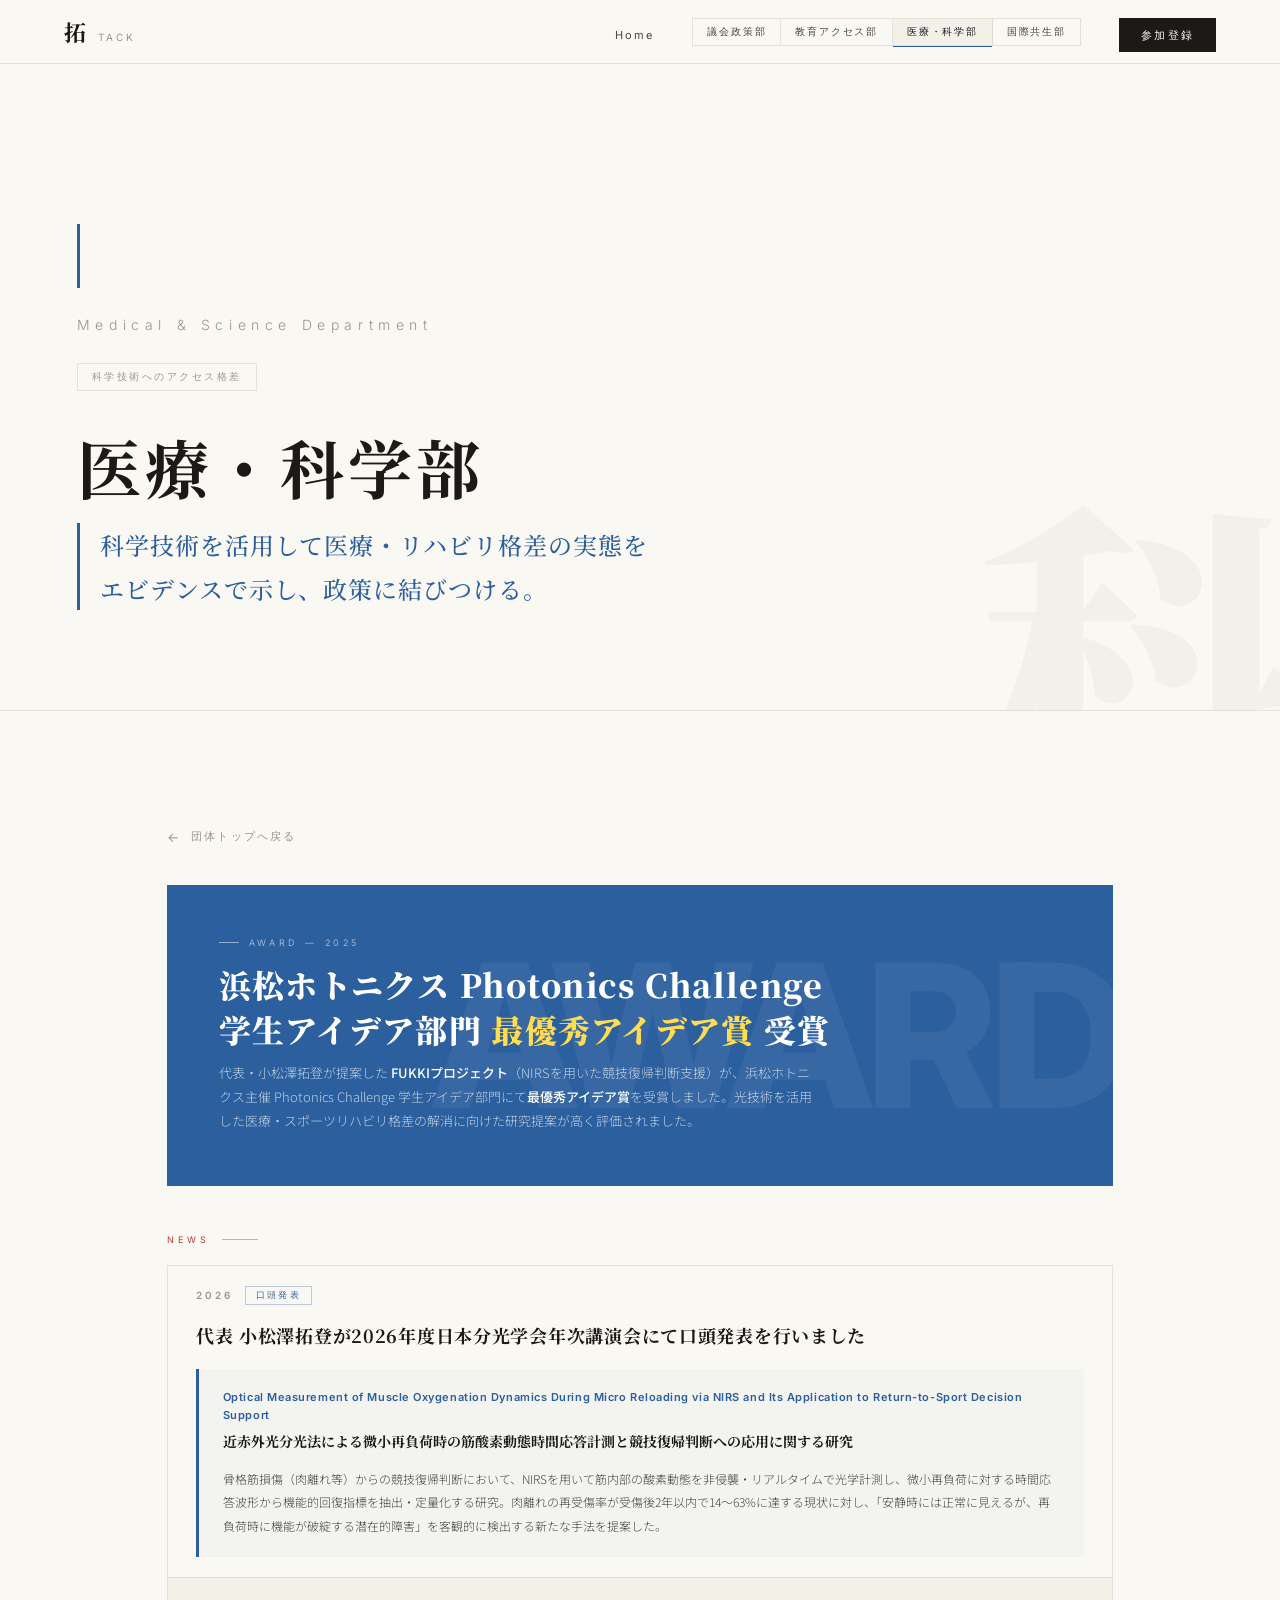
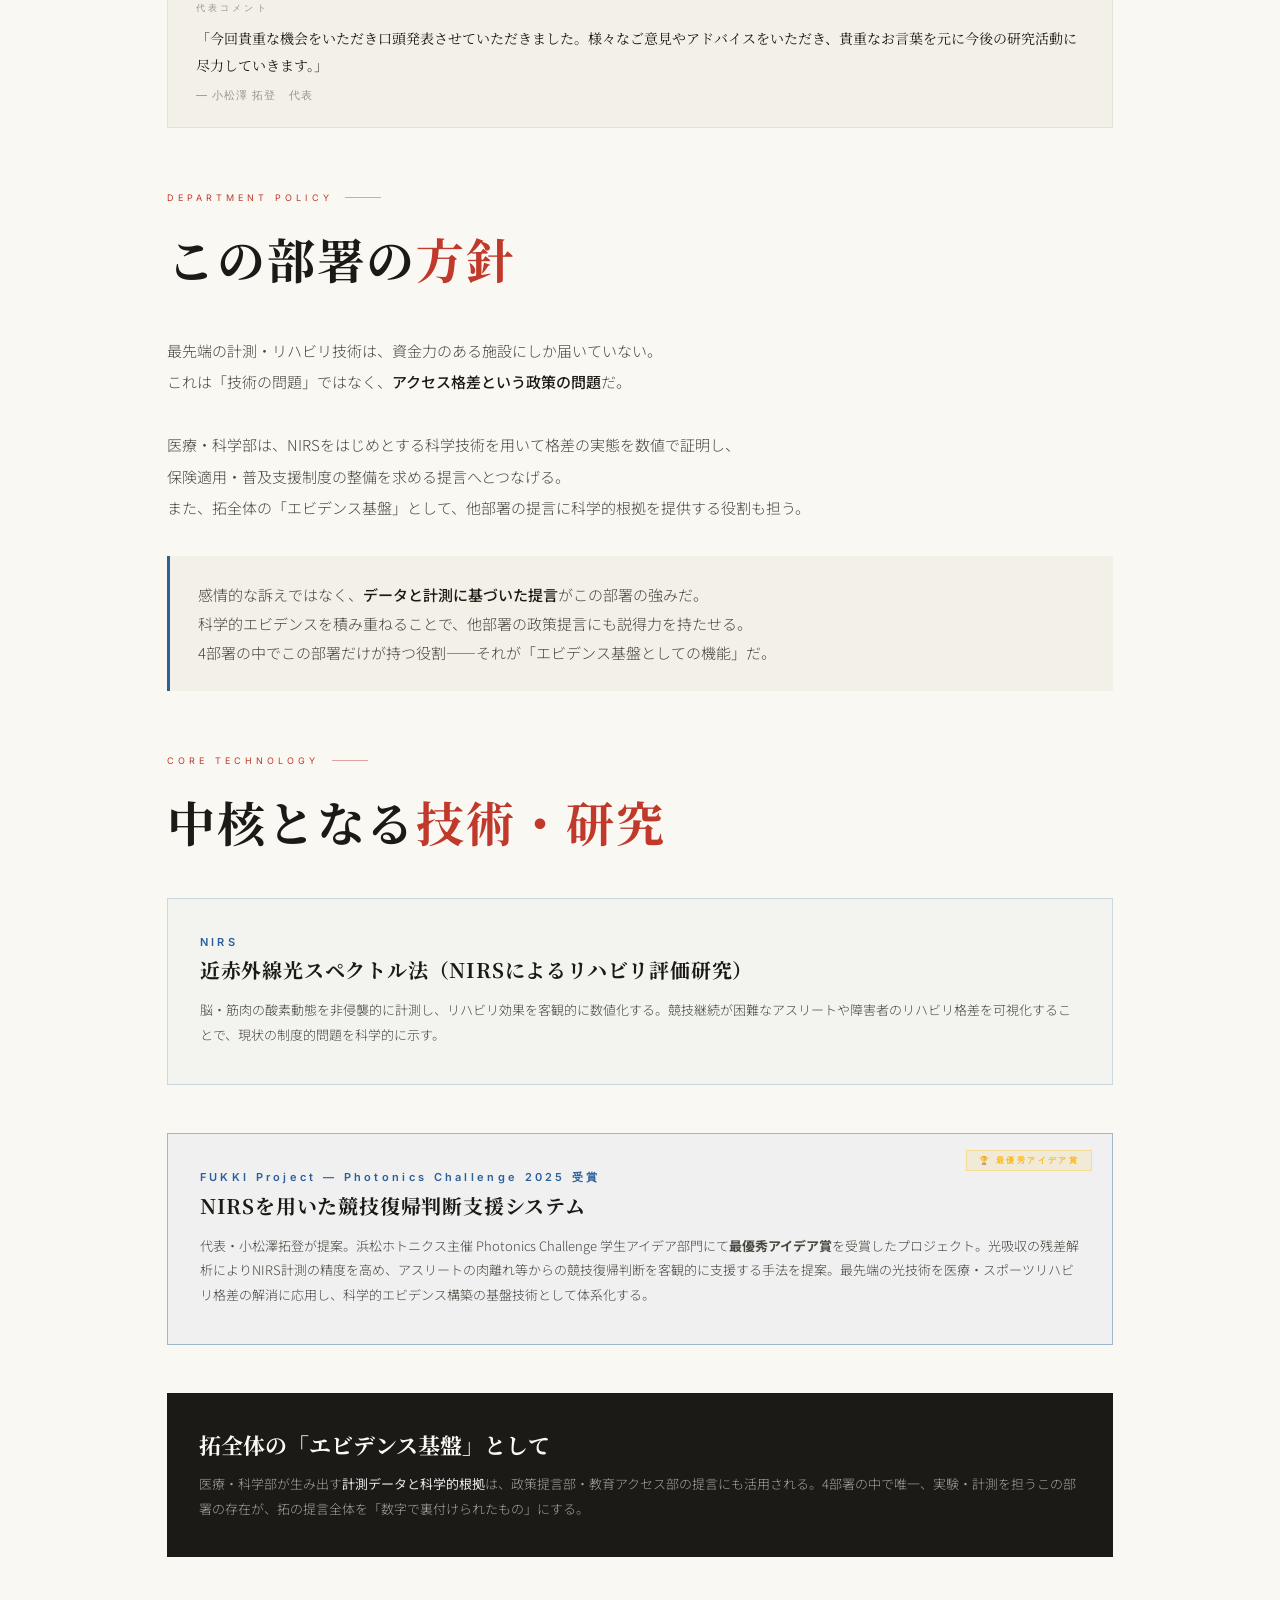
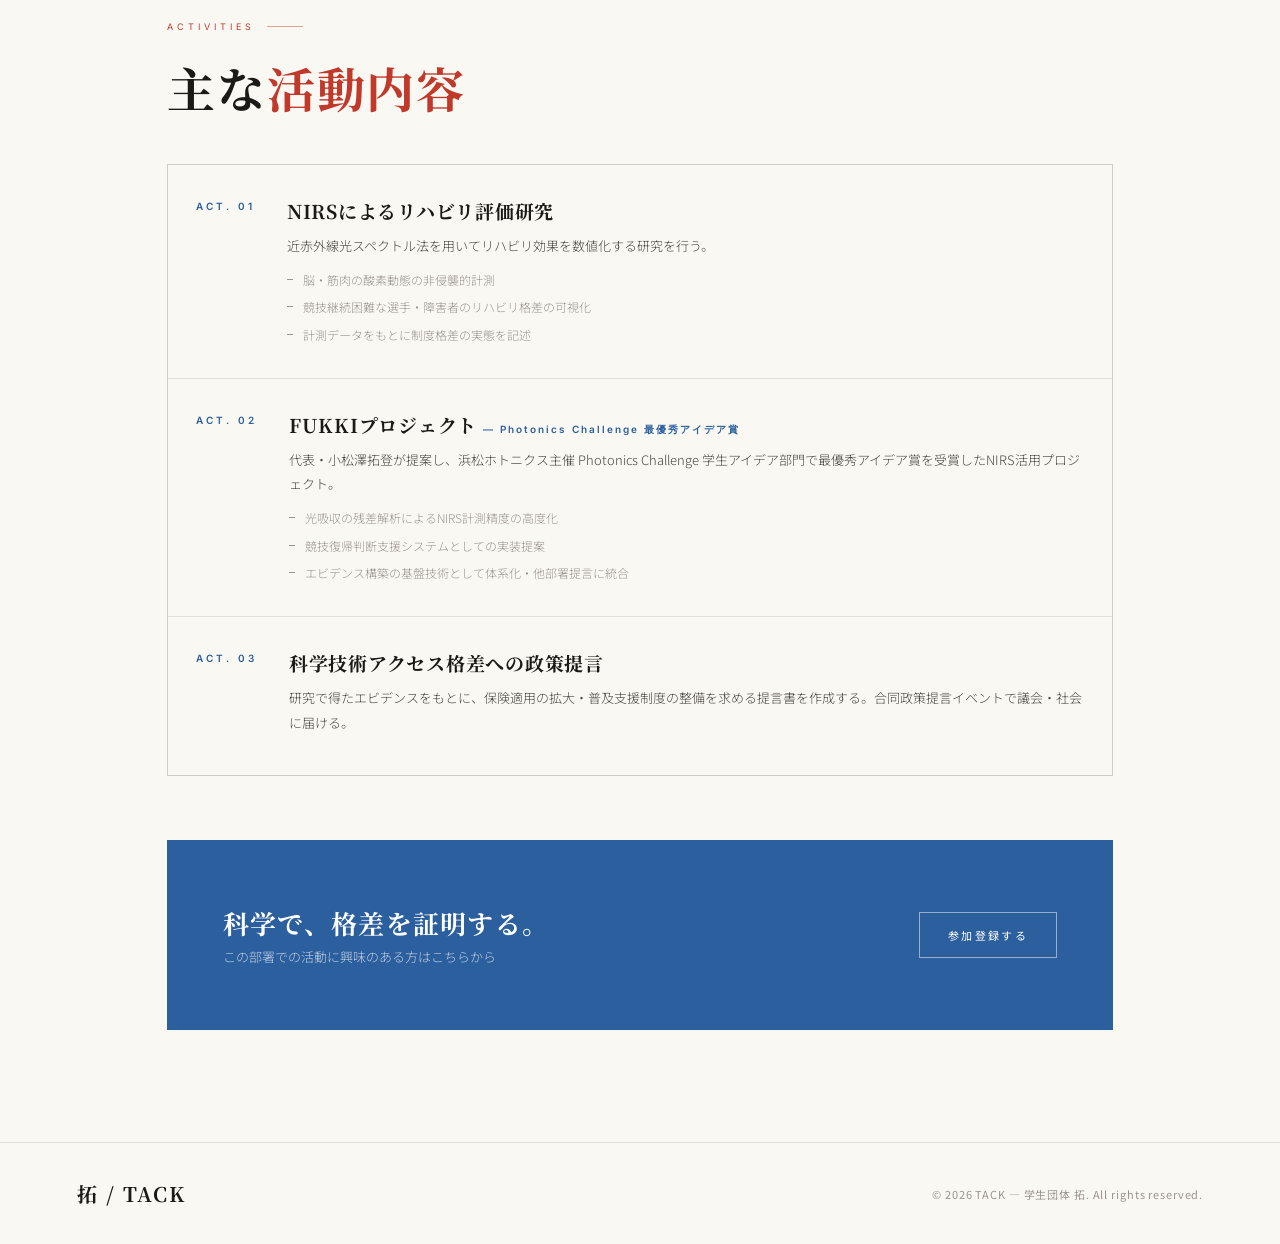
<file: dept-kagaku.html>
<!DOCTYPE html>
<html lang="ja">
<head>
  <meta charset="UTF-8" />
  <meta name="viewport" content="width=device-width, initial-scale=1.0" />
  <title>医療・科学部 — 拓 / TACK</title>
  <meta name="description" content="医療・科学部は、NIRSをはじめとする科学技術を用いて医療・リハビリ格差の実態をエビデンスで示し、政策に結びつけます。" />
  <meta name="author" content="学生団体 拓 / TACK" />
  <meta property="og:title" content="医療・科学部 — 拓 / TACK" />
  <meta property="og:description" content="医療・科学部は、NIRSをはじめとする科学技術を用いて医療・リハビリ格差の実態をエビデンスで示し、政策に結びつけます。" />
  <meta property="og:type" content="website" />
  <meta property="og:url" content="https://koma2thewata910-lab.github.io/taku/dept-kagaku.html" />
  <meta property="og:image" content="https://koma2thewata910-lab.github.io/taku/taku-shodo.png" />
  <meta property="og:locale" content="ja_JP" />
  <meta name="twitter:card" content="summary_large_image" />
  <link rel="canonical" href="https://koma2thewata910-lab.github.io/taku/dept-kagaku.html" />
  <link rel="preconnect" href="https://fonts.googleapis.com" />
  <link rel="preconnect" href="https://fonts.gstatic.com" crossorigin />
  <link href="https://fonts.googleapis.com/css2?family=Kaisei+HarunoUmi:wght@400;700&family=Noto+Serif+JP:wght@300;400;700;900&family=Noto+Sans+JP:wght@300;400;500;700&family=Inter:wght@300;400;600&display=swap" rel="stylesheet" />
  <link rel="stylesheet" href="style.css" />
  <style>
    :root { --dept-color: var(--col-kagaku); }

    .act-list { display: flex; flex-direction: column; gap: 1px; background: var(--line); border: 1px solid var(--line); margin-bottom: 64px; }
    .act-item {
      background: var(--washi);
      display: grid;
      grid-template-columns: auto 1fr;
      gap: 32px;
      padding: 32px 28px;
      align-items: start;
      transition: background 0.25s;
    }
    .act-item:hover { background: var(--washi-2); }
    .act-num {
      font-family: 'Inter', sans-serif;
      font-size: 10px; letter-spacing: 0.3em;
      color: var(--dept-color); font-weight: 600;
      padding-top: 3px; white-space: nowrap;
    }
    .act-body h4 {
      font-family: 'Noto Serif JP', serif;
      font-size: clamp(16px, 1.8vw, 19px);
      font-weight: 700; margin-bottom: 10px; letter-spacing: 0.04em;
    }
    .act-body p { font-size: 13px; color: var(--ink-light); line-height: 1.9; font-weight: 300; margin-bottom: 8px; }
    .act-body .sub-list {
      list-style: none;
      display: flex; flex-direction: column; gap: 6px;
      padding-left: 0; margin-top: 10px;
    }
    .act-body .sub-list li {
      font-size: 12px; color: var(--ink-muted);
      line-height: 1.8; font-weight: 300;
      padding-left: 16px; position: relative;
    }
    .act-body .sub-list li::before {
      content: '';
      position: absolute; left: 0; top: 10px;
      width: 6px; height: 1px; background: var(--ink-muted);
    }

    .connect-block {
      border-left: 3px solid var(--dept-color);
      padding: 24px 28px;
      background: var(--washi-2);
      margin-bottom: 64px;
    }
    .connect-block p { font-size: 15px; line-height: 1.95; color: var(--ink-light); font-weight: 300; }
    .connect-block strong { color: var(--ink); font-weight: 500; }

    /* NIRS highlight */
    .nirs-block {
      border: 1px solid rgba(44,95,158,0.2);
      background: rgba(44,95,158,0.03);
      padding: 36px 32px;
      margin-bottom: 48px;
    }
    .nirs-block h4 {
      font-family: 'Noto Serif JP', serif;
      font-size: clamp(17px, 2vw, 20px);
      font-weight: 700;
      margin-bottom: 14px;
      letter-spacing: 0.04em;
    }
    .nirs-block h4 span {
      font-size: 11px;
      letter-spacing: 0.3em;
      color: var(--dept-color);
      font-family: 'Inter', sans-serif;
      font-weight: 600;
      display: block;
      margin-bottom: 6px;
    }
    .nirs-block p {
      font-size: 13px; color: var(--ink-light);
      line-height: 1.9; font-weight: 300;
    }

    .evidence-role {
      background: var(--ink);
      color: var(--washi);
      padding: 36px 32px;
      margin-bottom: 64px;
    }
    .evidence-role h4 {
      font-family: 'Noto Serif JP', serif;
      font-size: clamp(17px, 2vw, 22px);
      font-weight: 700;
      margin-bottom: 12px;
    }
    .evidence-role p {
      font-size: 13px; color: rgba(255,255,255,0.6);
      line-height: 1.9; font-weight: 300;
    }
    .evidence-role strong { color: rgba(255,255,255,0.9); font-weight: 400; }

    /* NEWS */
    .news-block { margin-bottom: 64px; }
    .news-item {
      border: 1px solid var(--line);
      background: var(--washi);
    }
    .news-item-header {
      display: flex; align-items: center; gap: 12px;
      padding: 20px 28px 0;
    }
    .news-date {
      font-family: 'Inter', sans-serif;
      font-size: 10px; letter-spacing: 0.3em;
      color: var(--ink-muted); font-weight: 600;
    }
    .news-tag {
      font-size: 9px; letter-spacing: 0.25em;
      color: var(--dept-color);
      border: 1px solid rgba(44,95,158,0.3);
      padding: 2px 10px;
      font-family: 'Inter', sans-serif;
    }
    .news-title {
      font-family: 'Noto Serif JP', serif;
      font-size: clamp(15px, 1.8vw, 18px);
      font-weight: 700; letter-spacing: 0.04em;
      line-height: 1.6; padding: 16px 28px 0;
    }
    .news-research-box {
      margin: 20px 28px;
      background: rgba(44,95,158,0.03);
      border-left: 3px solid var(--dept-color);
      padding: 20px 24px;
    }
    .news-research-en {
      font-family: 'Inter', sans-serif;
      font-size: 11px; letter-spacing: 0.05em;
      color: var(--dept-color); font-weight: 600;
      margin-bottom: 6px; line-height: 1.6;
    }
    .news-research-ja {
      font-family: 'Noto Serif JP', serif;
      font-size: 14px; font-weight: 700;
      margin-bottom: 14px; line-height: 1.6;
    }
    .news-research-body {
      font-size: 12px; color: var(--ink-light);
      line-height: 1.95; font-weight: 300;
    }
    .news-comment {
      border-top: 1px solid var(--line);
      padding: 24px 28px;
      background: var(--washi-2);
    }
    .news-comment-label {
      font-size: 9px; letter-spacing: 0.35em;
      color: var(--ink-muted); font-family: 'Inter', sans-serif;
      margin-bottom: 10px;
    }
    .news-comment-text {
      font-family: 'Noto Serif JP', serif;
      font-size: 14px; line-height: 1.95;
      color: var(--ink); font-weight: 400;
      margin-bottom: 8px;
    }
    .news-comment-sig {
      font-size: 11px; color: var(--ink-muted);
      font-family: 'Inter', sans-serif; letter-spacing: 0.1em;
    }

    .back-link {
      display: inline-flex; align-items: center; gap: 10px;
      font-size: 11px; letter-spacing: 0.2em;
      color: var(--ink-muted); text-decoration: none;
      font-family: 'Inter', sans-serif;
      transition: color 0.2s;
      margin-bottom: 40px;
    }
    .back-link::before { content: '←'; font-size: 13px; }
    .back-link:hover { color: var(--ink); }

    .cta-strip {
      background: var(--dept-color);
      color: #fff;
      padding: clamp(40px,6vw,64px) clamp(28px,5vw,56px);
      display: flex; align-items: center;
      justify-content: space-between;
      gap: 24px; flex-wrap: wrap;
    }
    .cta-strip h3 {
      font-family: 'Noto Serif JP', serif;
      font-size: clamp(18px,2.5vw,26px);
      font-weight: 700; letter-spacing: 0.05em; margin-bottom: 6px;
    }
    .cta-strip p { font-size: 13px; color: rgba(255,255,255,0.7); font-weight: 300; }
    .cta-strip a {
      display: inline-block;
      border: 1px solid rgba(255,255,255,0.5);
      color: #fff; font-size: 11px; letter-spacing: 0.22em;
      padding: 14px 28px; text-decoration: none; white-space: nowrap;
      font-family: 'Noto Sans JP', sans-serif; transition: background 0.2s;
    }
    .cta-strip a:hover { background: rgba(255,255,255,0.12); }
  </style>
</head>
<body class="page-body">

  <nav class="site-nav">
    <a href="index.html" class="nav-logo">拓 <span>TACK</span></a>
    <ul class="nav-links">
      <li><a href="index.html">Home</a></li>
      <li class="nav-dept-group">
        <a href="dept-seisaku.html" class="dept-s">議会政策部</a>
        <a href="dept-kyoiku.html"  class="dept-k">教育アクセス部</a>
        <a href="dept-kagaku.html"  class="dept-g active">医療・科学部</a>
        <a href="dept-nanmin.html"  class="dept-n">国際共生部</a>
      </li>
      <li><a href="join.html" class="nav-join">参加登録</a></li>
    </ul>
  </nav>

  <!-- PAGE HERO -->
  <section class="dept-page-hero" data-kanji="科">
    <div class="dept-page-hero-inner">
      <div class="dept-color-bar" style="background: var(--col-kagaku);"></div>
      <p class="dept-en">Medical &amp; Science Department</p>
      <span class="dept-theme-tag">科学技術へのアクセス格差</span>
      <h1>医療・科学部</h1>
      <p class="mission" style="color: var(--col-kagaku);">
        科学技術を活用して医療・リハビリ格差の実態を<br>エビデンスで示し、政策に結びつける。
      </p>
    </div>
  </section>

  <!-- CONTENT -->
  <section class="section">
    <a href="index.html#about" class="back-link">団体トップへ戻る</a>

    <!-- AWARD BANNER -->
    <div class="fade-up" style="margin-bottom:48px;">
      <div style="background:var(--col-kagaku);color:#fff;padding:clamp(32px,5vw,52px) clamp(24px,5vw,52px);position:relative;overflow:hidden;">
        <div style="position:absolute;right:-0.05em;top:50%;transform:translateY(-50%);font-family:'Inter',sans-serif;font-size:clamp(100px,16vw,200px);font-weight:800;color:rgba(255,255,255,0.06);line-height:1;pointer-events:none;letter-spacing:-0.04em;">AWARD</div>
        <div style="position:relative;z-index:1;">
          <div style="font-family:'Inter',sans-serif;font-size:9px;letter-spacing:0.4em;color:rgba(255,255,255,0.55);margin-bottom:14px;display:flex;align-items:center;gap:10px;">
            <span style="display:inline-block;width:20px;height:1px;background:rgba(255,255,255,0.5);"></span>
            AWARD — 2025
          </div>
          <div style="font-family:'Noto Serif JP',serif;font-size:clamp(20px,3vw,32px);font-weight:900;line-height:1.4;letter-spacing:0.04em;margin-bottom:10px;">
            浜松ホトニクス Photonics Challenge<br>学生アイデア部門 <span style="color:rgba(255,220,80,1);">最優秀アイデア賞</span> 受賞
          </div>
          <div style="font-size:13px;color:rgba(255,255,255,0.7);font-weight:300;line-height:1.85;max-width:600px;">
            代表・小松澤拓登が提案した <strong style="color:#fff;font-weight:500;">FUKKIプロジェクト</strong>（NIRSを用いた競技復帰判断支援）が、浜松ホトニクス主催 Photonics Challenge 学生アイデア部門にて<strong style="color:#fff;font-weight:500;">最優秀アイデア賞</strong>を受賞しました。光技術を活用した医療・スポーツリハビリ格差の解消に向けた研究提案が高く評価されました。
          </div>
        </div>
      </div>
    </div>

    <!-- NEWS -->
    <div class="news-block fade-up">
      <p class="section-label">News</p>
      <div class="news-item">
        <div class="news-item-header">
          <span class="news-date">2026</span>
          <span class="news-tag">口頭発表</span>
        </div>
        <h3 class="news-title">代表 小松澤拓登が2026年度日本分光学会年次講演会にて口頭発表を行いました</h3>
        <div class="news-research-box">
          <p class="news-research-en">Optical Measurement of Muscle Oxygenation Dynamics During Micro Reloading via NIRS and Its Application to Return-to-Sport Decision Support</p>
          <p class="news-research-ja">近赤外光分光法による微小再負荷時の筋酸素動態時間応答計測と競技復帰判断への応用に関する研究</p>
          <p class="news-research-body">骨格筋損傷（肉離れ等）からの競技復帰判断において、NIRSを用いて筋内部の酸素動態を非侵襲・リアルタイムで光学計測し、微小再負荷に対する時間応答波形から機能的回復指標を抽出・定量化する研究。肉離れの再受傷率が受傷後2年以内で14〜63%に達する現状に対し、「安静時には正常に見えるが、再負荷時に機能が破綻する潜在的障害」を客観的に検出する新たな手法を提案した。</p>
        </div>
        <div class="news-comment">
          <p class="news-comment-label">代表コメント</p>
          <p class="news-comment-text">「今回貴重な機会をいただき口頭発表させていただきました。様々なご意見やアドバイスをいただき、貴重なお言葉を元に今後の研究活動に尽力していきます。」</p>
          <p class="news-comment-sig">— 小松澤 拓登　代表</p>
        </div>
      </div>
    </div>

    <!-- 部署方針 -->
    <div class="fade-up">
      <p class="section-label">Department Policy</p>
      <h2 class="section-title">この部署の<em>方針</em></h2>
      <p class="body-text" style="margin-bottom: 32px;">
        最先端の計測・リハビリ技術は、資金力のある施設にしか届いていない。<br>
        これは「技術の問題」ではなく、<strong>アクセス格差という政策の問題</strong>だ。<br><br>
        医療・科学部は、NIRSをはじめとする科学技術を用いて格差の実態を数値で証明し、<br>保険適用・普及支援制度の整備を求める提言へとつなげる。<br>
        また、拓全体の「エビデンス基盤」として、他部署の提言に科学的根拠を提供する役割も担う。
      </p>
      <div class="connect-block">
        <p>感情的な訴えではなく、<strong>データと計測に基づいた提言</strong>がこの部署の強みだ。<br>
        科学的エビデンスを積み重ねることで、他部署の政策提言にも説得力を持たせる。<br>
        4部署の中でこの部署だけが持つ役割——それが「エビデンス基盤としての機能」だ。</p>
      </div>
    </div>

    <!-- 中核技術 -->
    <div class="fade-up">
      <p class="section-label">Core Technology</p>
      <h2 class="section-title">中核となる<em>技術・研究</em></h2>

      <div class="nirs-block">
        <h4>
          <span>NIRS</span>
          近赤外線光スペクトル法（NIRSによるリハビリ評価研究）
        </h4>
        <p>脳・筋肉の酸素動態を非侵襲的に計測し、リハビリ効果を客観的に数値化する。競技継続が困難なアスリートや障害者のリハビリ格差を可視化することで、現状の制度的問題を科学的に示す。</p>
      </div>

      <div class="nirs-block" style="border-color:rgba(44,95,158,0.4);background:rgba(44,95,158,0.05);position:relative;">
        <div style="position:absolute;top:16px;right:20px;font-family:'Inter',sans-serif;font-size:8px;letter-spacing:0.3em;color:rgba(255,180,0,0.9);background:rgba(255,180,0,0.1);border:1px solid rgba(255,180,0,0.3);padding:4px 12px;font-weight:700;">🏆 最優秀アイデア賞</div>
        <h4>
          <span>FUKKI Project — Photonics Challenge 2025 受賞</span>
          NIRSを用いた競技復帰判断支援システム
        </h4>
        <p>代表・小松澤拓登が提案。浜松ホトニクス主催 Photonics Challenge 学生アイデア部門にて<strong>最優秀アイデア賞</strong>を受賞したプロジェクト。光吸収の残差解析によりNIRS計測の精度を高め、アスリートの肉離れ等からの競技復帰判断を客観的に支援する手法を提案。最先端の光技術を医療・スポーツリハビリ格差の解消に応用し、科学的エビデンス構築の基盤技術として体系化する。</p>
      </div>

      <div class="evidence-role">
        <h4>拓全体の「エビデンス基盤」として</h4>
        <p>医療・科学部が生み出す<strong>計測データと科学的根拠</strong>は、政策提言部・教育アクセス部の提言にも活用される。4部署の中で唯一、実験・計測を担うこの部署の存在が、拓の提言全体を「数字で裏付けられたもの」にする。</p>
      </div>
    </div>

    <!-- 活動内容 -->
    <div class="fade-up">
      <p class="section-label">Activities</p>
      <h2 class="section-title">主な<em>活動内容</em></h2>
      <div class="act-list">
        <div class="act-item">
          <div class="act-num">ACT. 01</div>
          <div class="act-body">
            <h4>NIRSによるリハビリ評価研究</h4>
            <p>近赤外線光スペクトル法を用いてリハビリ効果を数値化する研究を行う。</p>
            <ul class="sub-list">
              <li>脳・筋肉の酸素動態の非侵襲的計測</li>
              <li>競技継続困難な選手・障害者のリハビリ格差の可視化</li>
              <li>計測データをもとに制度格差の実態を記述</li>
            </ul>
          </div>
        </div>
        <div class="act-item">
          <div class="act-num">ACT. 02</div>
          <div class="act-body">
            <h4>FUKKIプロジェクト <span style="font-size:10px;letter-spacing:0.2em;color:var(--col-kagaku);font-family:'Inter',sans-serif;font-weight:600;">— Photonics Challenge 最優秀アイデア賞</span></h4>
            <p>代表・小松澤拓登が提案し、浜松ホトニクス主催 Photonics Challenge 学生アイデア部門で最優秀アイデア賞を受賞したNIRS活用プロジェクト。</p>
            <ul class="sub-list">
              <li>光吸収の残差解析によるNIRS計測精度の高度化</li>
              <li>競技復帰判断支援システムとしての実装提案</li>
              <li>エビデンス構築の基盤技術として体系化・他部署提言に統合</li>
            </ul>
          </div>
        </div>
        <div class="act-item">
          <div class="act-num">ACT. 03</div>
          <div class="act-body">
            <h4>科学技術アクセス格差への政策提言</h4>
            <p>研究で得たエビデンスをもとに、保険適用の拡大・普及支援制度の整備を求める提言書を作成する。合同政策提言イベントで議会・社会に届ける。</p>
          </div>
        </div>
      </div>
    </div>

    <!-- CTA -->
    <div class="cta-strip fade-up">
      <div>
        <h3>科学で、格差を証明する。</h3>
        <p>この部署での活動に興味のある方はこちらから</p>
      </div>
      <a href="join.html">参加登録する</a>
    </div>
  </section>

  <footer class="site-footer">
    <div class="footer-logo">拓 / TACK</div>
    <p class="footer-copy">© 2026 TACK — 学生団体 拓. All rights reserved.</p>
  </footer>

  <script>
    const obs = new IntersectionObserver(entries => {
      entries.forEach(e => { if (e.isIntersecting) { e.target.classList.add('visible'); obs.unobserve(e.target); }});
    }, { threshold: 0.08 });
    document.querySelectorAll('.fade-up').forEach(el => obs.observe(el));
  </script>
</body>
</html>
</file>
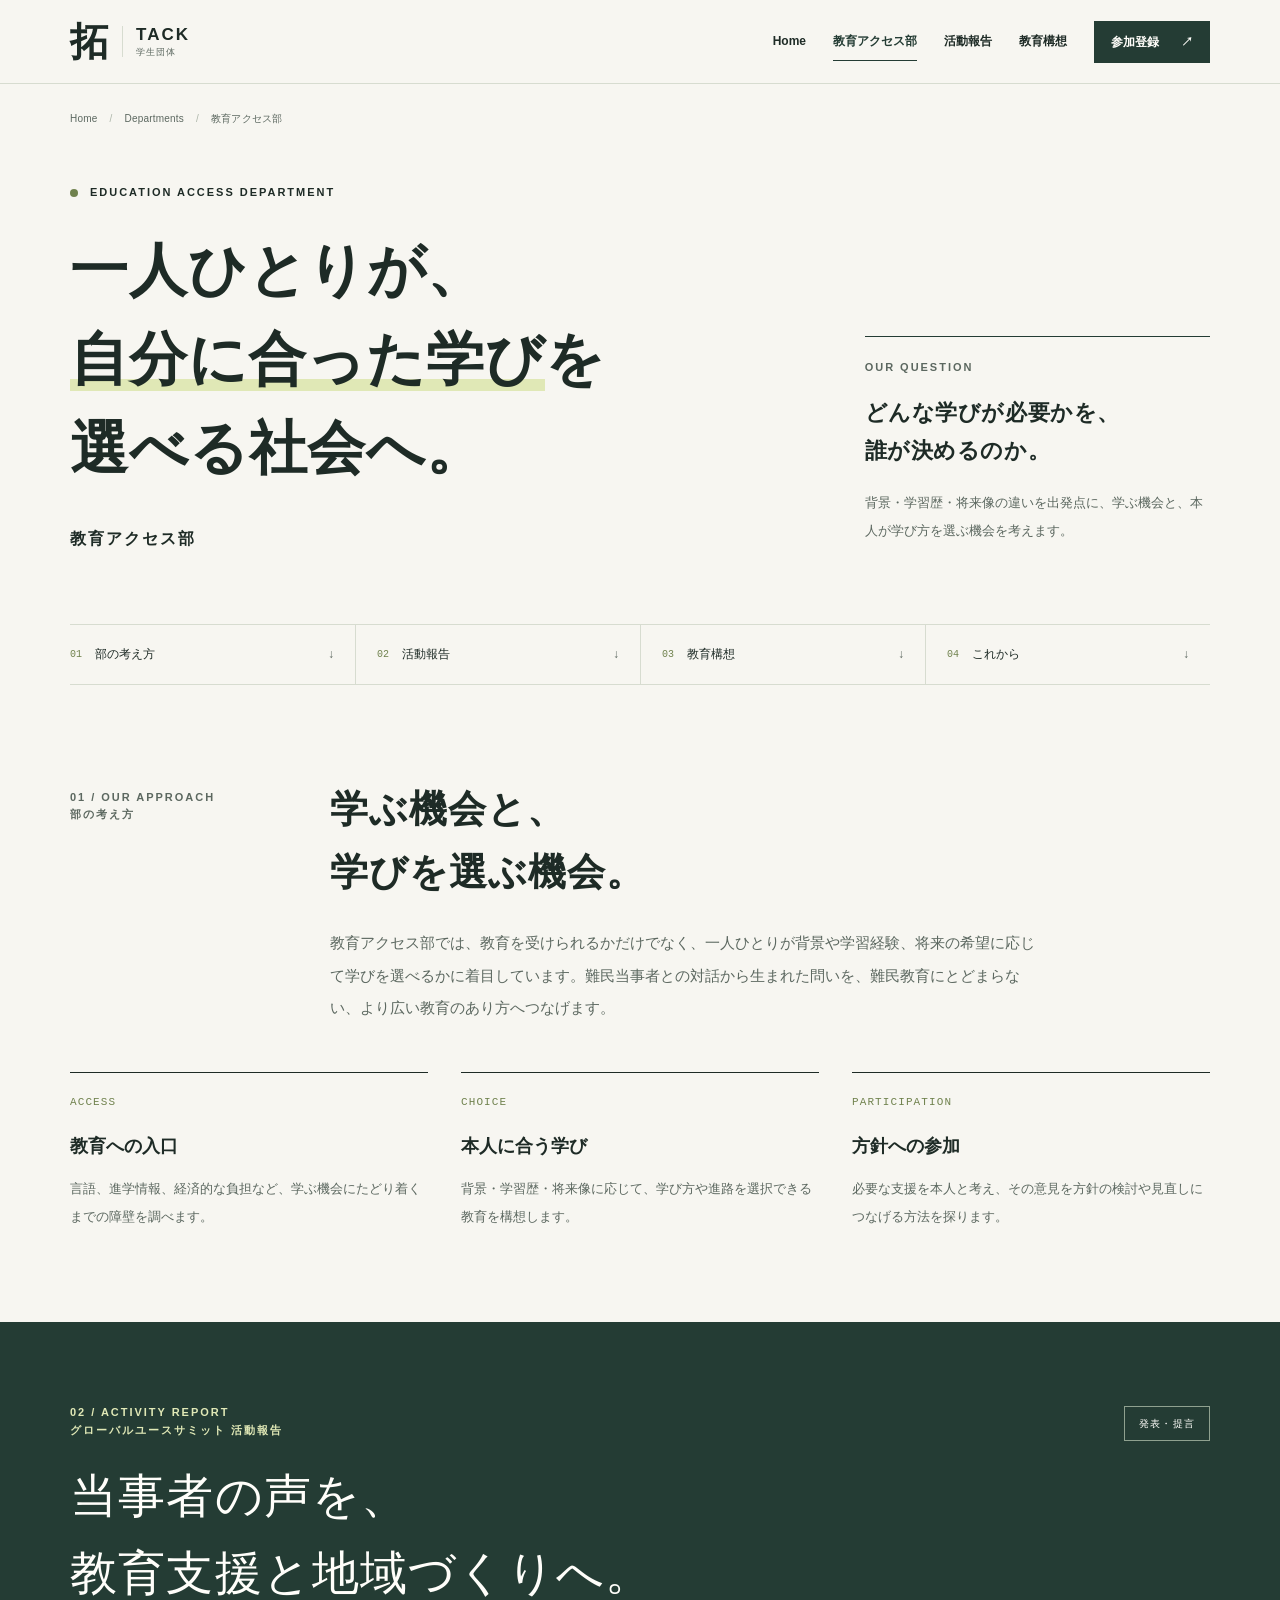
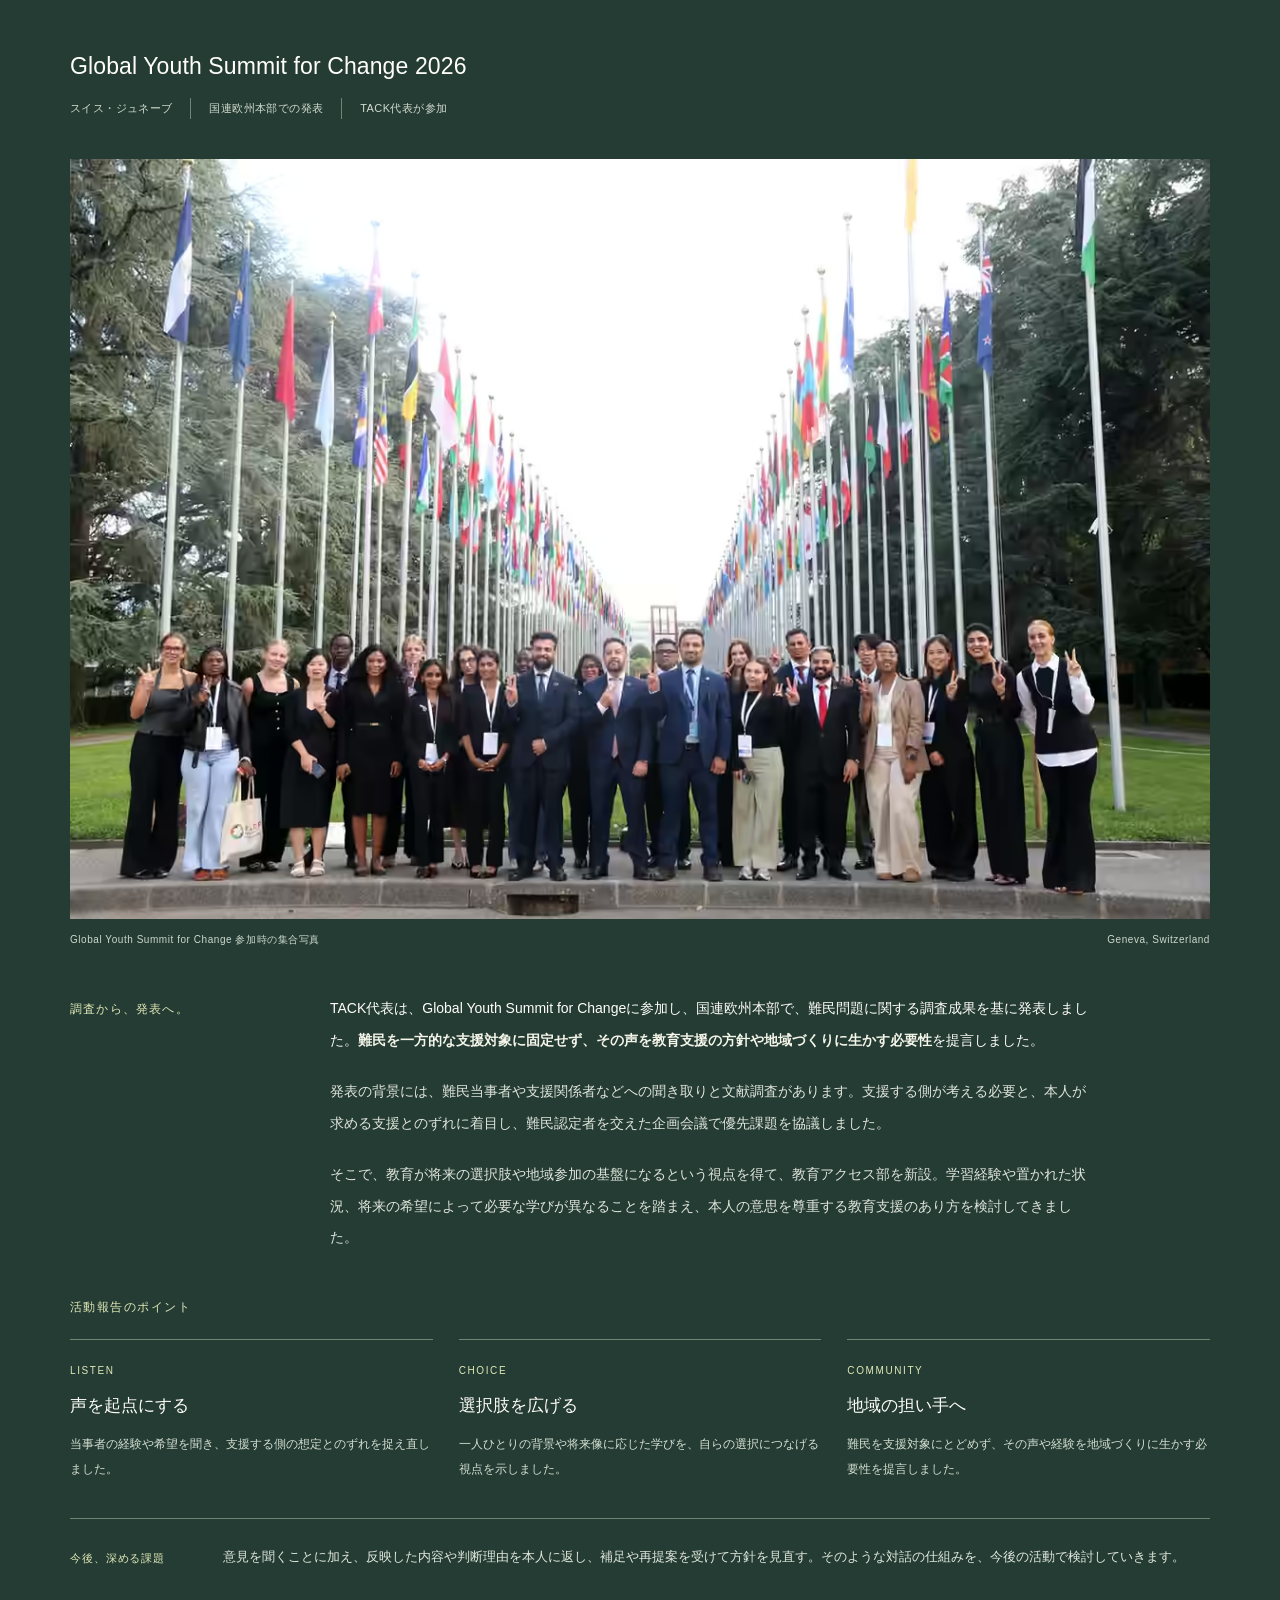
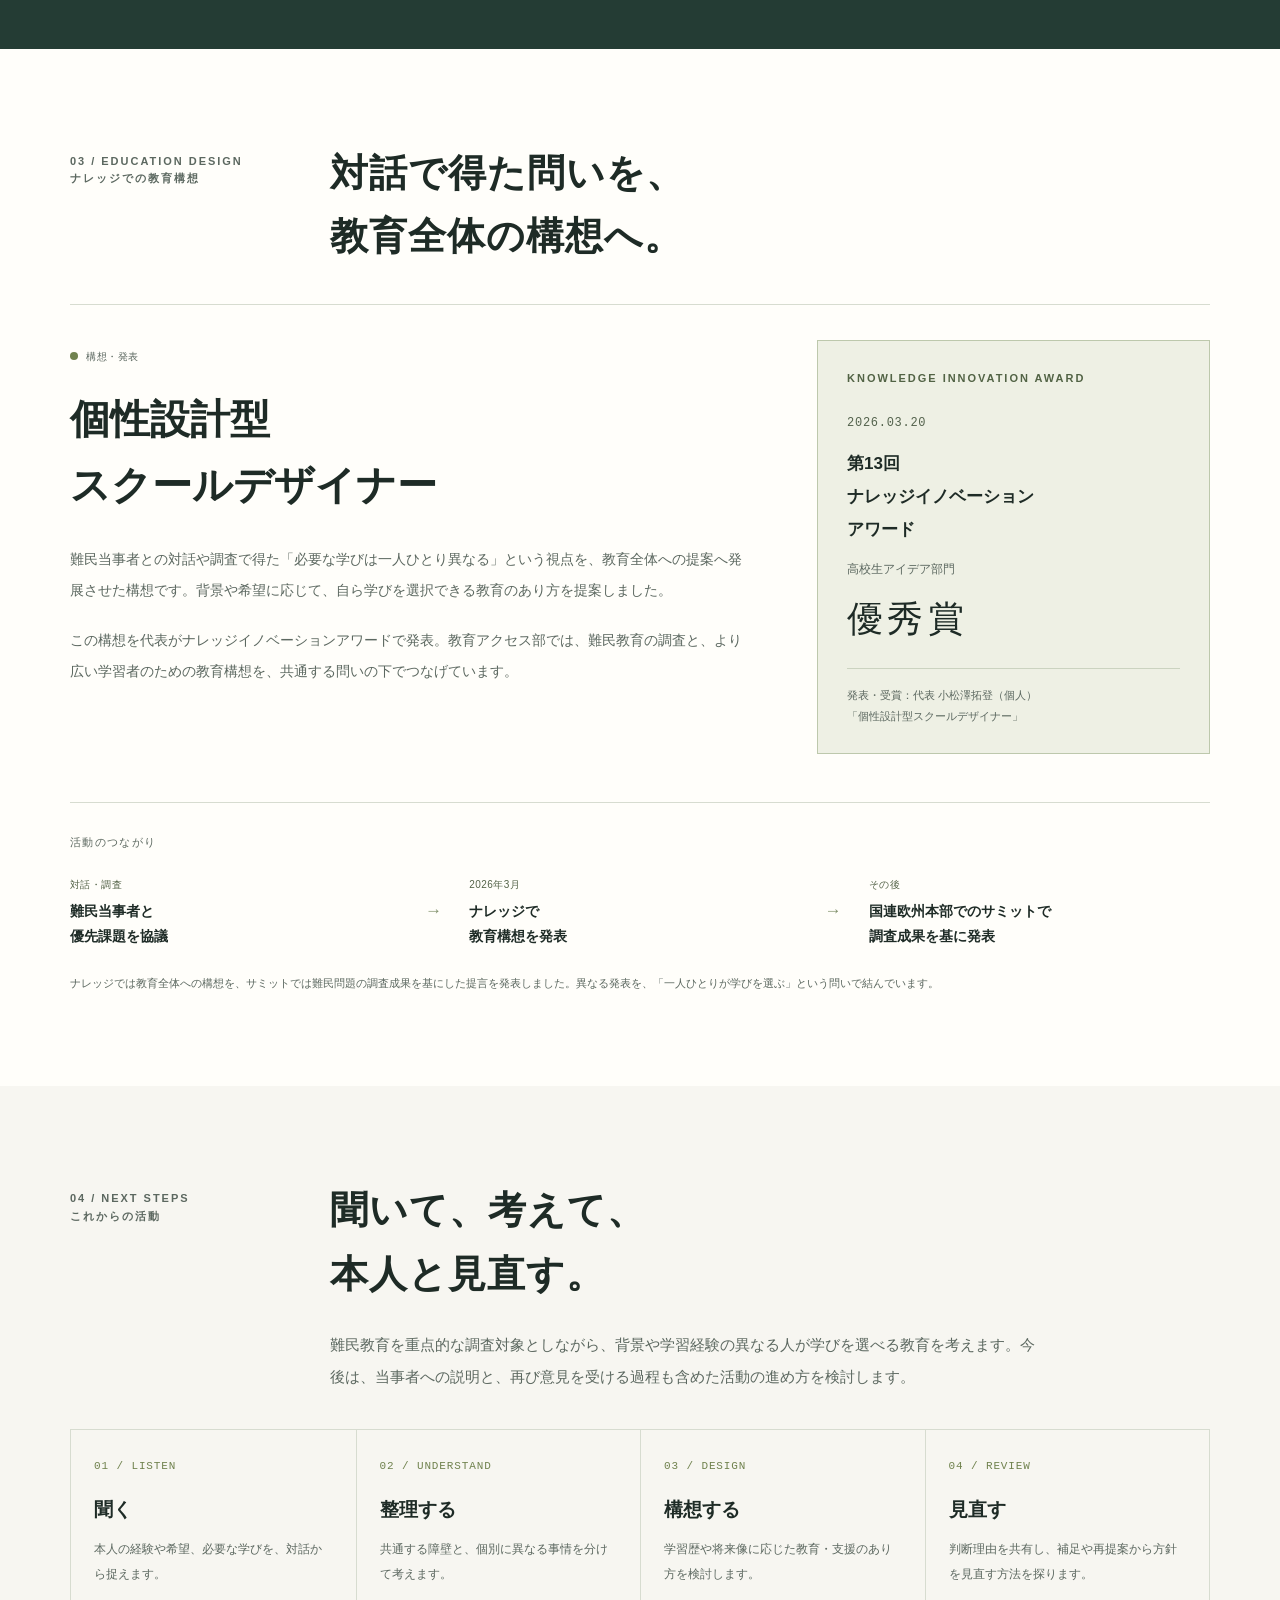
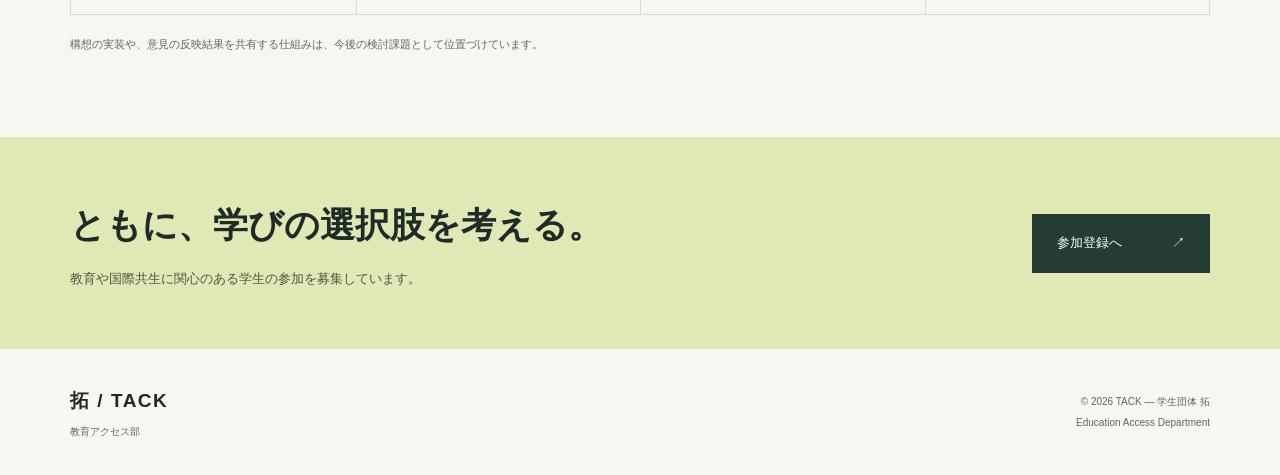
<file: dept-kyoiku.html>
<!DOCTYPE html>
<html lang="ja">
<head>
  <meta charset="utf-8">
  <meta name="viewport" content="width=device-width, initial-scale=1">
  <meta name="theme-color" content="#243c34">
  <title>教育アクセス部 | 拓 / TACK</title>
  <meta name="description" content="一人ひとりが、自分に合った学びを選べる社会へ。TACK教育アクセス部の活動、Global Youth Summit for Changeでの発表、個性設計型スクールデザイナーの構想を紹介します。">
  <meta name="robots" content="index, follow">
  <meta property="og:locale" content="ja_JP">
  <meta property="og:image" content="https://koma2thewata910-lab.github.io/taku/taku-shodo.png">
  <meta name="twitter:card" content="summary">
  <meta property="og:type" content="website">
  <meta property="og:title" content="教育アクセス部 | 拓 / TACK">
  <meta property="og:description" content="当事者の声から、学びの選択肢を考える。グローバルユースサミットの活動報告と、個性設計型スクールデザイナーの教育構想。">
  <meta property="og:url" content="https://koma2thewata910-lab.github.io/taku/dept-kyoiku.html">
  <link rel="canonical" href="https://koma2thewata910-lab.github.io/taku/dept-kyoiku.html">
  <style>
    :root{--paper:#f7f6f1;--white:#fffefa;--ink:#1e2b26;--muted:#5c6860;--green:#243c34;--deep:#1b3028;--lime:#e0e8b6;--line:#d7dcd0;--accent:#70824e;--measure:1140px;--gutter:clamp(22px,5.2vw,76px)}
    *,*::before,*::after{box-sizing:border-box}
    html{scroll-behavior:smooth;scroll-padding-top:98px}
    body{margin:0;color:var(--ink);background:var(--paper);font-family:-apple-system,BlinkMacSystemFont,"Hiragino Kaku Gothic ProN","Yu Gothic",Meiryo,"Noto Sans CJK JP",sans-serif;line-height:1.9;-webkit-font-smoothing:antialiased}
    body,button{font-feature-settings:"palt"}
    a{color:inherit;text-decoration:none}
    a:focus-visible,button:focus-visible,summary:focus-visible{outline:3px solid #82944b;outline-offset:5px}
    p,h1,h2,h3,h4,figure,blockquote,dl,dd{margin:0}
    img{display:block;max-width:100%}
    button{font:inherit}
    ::selection{background:var(--lime);color:var(--green)}
    .skip{position:fixed;top:0;left:20px;z-index:100;transform:translateY(-130%);padding:8px 18px;background:var(--ink);color:#fff}
    .skip:focus{transform:translateY(10px)}
    .wrap{width:min(var(--measure),calc(100% - var(--gutter)*2));margin-inline:auto}
    .eyebrow{font-size:11px;font-weight:700;letter-spacing:.18em;line-height:1.6;text-transform:uppercase}
    .mono{font-family:"SFMono-Regular",Consolas,"Liberation Mono",monospace}
    .site-header{height:84px;position:sticky;top:0;z-index:30;background:rgba(247,246,241,.97);border-bottom:1px solid var(--line)}
    .header-inner{height:100%;display:flex;align-items:center;justify-content:space-between;gap:30px}
    .brand{display:inline-flex;align-items:center;gap:13px;flex-shrink:0;line-height:1}
    .brand-mark{font-family:"Yu Mincho","Hiragino Mincho ProN","Noto Serif CJK JP",serif;font-size:39px;font-weight:700}
    .brand-meta{display:flex;flex-direction:column;gap:5px;border-left:1px solid var(--line);padding-left:13px}
    .brand-name{font-size:17px;font-weight:800;letter-spacing:.12em}
    .brand-sub{font-size:9px;letter-spacing:.12em;color:var(--muted)}
    .header-nav{display:flex;align-items:center;gap:27px;font-size:12px;font-weight:600;line-height:1.5}
    .header-nav a:not(.join-link){padding-block:10px;border-bottom:1px solid transparent}
    .header-nav a:not(.join-link):hover{border-color:var(--green)}
    .header-nav .current{color:var(--green);border-bottom-color:var(--green)!important}
    .join-link{display:flex;align-items:center;gap:22px;padding:12px 17px;background:var(--green);color:var(--white)}
    .menu-toggle{display:none;border:1px solid var(--line);padding:8px 12px;background:transparent;font-size:12px;cursor:pointer}
    .breadcrumb{display:flex;align-items:center;gap:12px;font-size:10px;color:var(--muted);padding-top:25px;letter-spacing:.02em}
    .breadcrumb .divider{color:#adb6aa}
    .hero{padding:56px 0 69px;position:relative}
    .hero-top{display:flex;align-items:center;gap:12px;margin-bottom:24px}
    .dot{width:8px;height:8px;background:var(--accent);border-radius:50%;display:inline-block;flex-shrink:0}
    .hero-grid{display:grid;grid-template-columns:minmax(0,1.6fr) minmax(235px,.75fr);gap:58px;align-items:end}
    .hero h1{font-weight:650;font-size:clamp(36px,4.5vw,65px);line-height:1.55;letter-spacing:.015em}
    .hero h1 .highlight{display:inline;background:linear-gradient(transparent 77%,var(--lime) 77%,var(--lime) 94%,transparent 94%);padding-bottom:4px}
    .dept-name{font-size:16px;letter-spacing:.12em;font-weight:650;margin-top:31px}
    .hero-note{border-top:1px solid var(--green);padding-top:22px;margin-bottom:10px}
    .hero-note .eyebrow{color:var(--muted)}
    .hero-note h2{font-size:22px;line-height:1.75;letter-spacing:.025em;margin:17px 0 18px;font-weight:600}
    .hero-note p{font-size:13px;line-height:2.15;color:var(--muted)}
    .page-nav{display:grid;grid-template-columns:repeat(4,1fr);border-block:1px solid var(--line)}
    .page-nav a{padding:18px 21px;display:flex;align-items:center;gap:13px;font-size:12px;transition:background .2s}
    .page-nav a:first-child{padding-left:0}
    .page-nav a+a{border-left:1px solid var(--line)}
    .page-nav a:hover{background:var(--lime)}
    .page-nav .num{color:var(--accent);font-size:10px}
    .page-nav .arrow{margin-left:auto;color:var(--muted)}
    .section{padding:92px 0}
    .section-heading{display:grid;grid-template-columns:225px minmax(0,1fr);gap:35px;margin-bottom:45px}
    .section-heading>.eyebrow{padding-top:12px;color:var(--muted)}
    .section-title{font-size:clamp(27px,3vw,40px);font-weight:600;line-height:1.65;letter-spacing:.025em}
    .section-lead{font-size:15px;line-height:2.15;margin-top:24px;max-width:715px;color:var(--muted)}
    .focus-grid{display:grid;grid-template-columns:repeat(3,1fr);gap:33px;margin-top:48px}
    .focus-item{border-top:1px solid var(--ink);padding-top:18px}
    .focus-item .index{font-size:11px;color:var(--accent);letter-spacing:.1em}
    .focus-item h3{font-size:18px;font-weight:650;margin:15px 0 12px}
    .focus-item p{font-size:13px;line-height:2.1;color:var(--muted)}
    .report{background:var(--green);color:var(--white);padding:82px 0 78px}
    .report-header{display:flex;justify-content:space-between;gap:35px;align-items:start;margin-bottom:35px}
    .report .eyebrow{color:var(--lime)}
    .report-status{font-size:10px;letter-spacing:.12em;border:1px solid #8fa18f;padding:7px 14px;white-space:nowrap;margin-top:2px}
    .report h2{font-size:clamp(31px,3.65vw,51px);font-weight:550;line-height:1.65;letter-spacing:.025em;margin-top:19px}
    .event-name{font-size:clamp(16px,1.8vw,23px);font-weight:500;letter-spacing:.005em;margin-top:22px;line-height:1.7}
    .event-meta{display:flex;flex-wrap:wrap;gap:12px 18px;align-items:center;margin-top:12px;color:#d3dbcf;font-size:11px;letter-spacing:.035em}
    .event-meta span+span{border-left:1px solid #748474;padding-left:18px}
    .summit-photo{margin-top:40px}
    .summit-photo img{width:100%;height:auto;background:#dbe0d6}
    .summit-photo figcaption{font-size:10px;letter-spacing:.055em;color:#ced8cd;margin-top:12px;display:flex;justify-content:space-between;gap:15px;line-height:1.8}
    .report-body{display:grid;grid-template-columns:225px minmax(0,1fr);gap:35px;padding-top:44px}
    .report-body .label{font-size:12px;letter-spacing:.1em;color:var(--lime);padding-top:5px}
    .report-copy{font-size:14px;line-height:2.25;max-width:760px}
    .report-copy p+p{margin-top:20px;color:#e0e5dc}
    .report-copy strong{font-weight:650;color:#f5f5e9}
    .report-subtitle{font-size:12px;letter-spacing:.12em;color:var(--lime);margin:42px 0 20px;font-weight:500}
    .report-points{display:grid;grid-template-columns:repeat(3,1fr);gap:26px}
    .report-point{border-top:1px solid #708474;padding-top:20px}
    .report-point .point-label{font-size:10px;letter-spacing:.16em;color:var(--lime)}
    .report-point h3{font-size:17px;font-weight:550;margin:9px 0 10px}
    .report-point p{font-size:12px;line-height:2.1;color:#d5dfd2}
    .report-next{display:grid;grid-template-columns:130px 1fr;gap:23px;border-top:1px solid #708474;margin-top:36px;padding-top:24px}
    .report-next .next-label{font-size:11px;letter-spacing:.08em;color:var(--lime);padding-top:4px}
    .report-next p{font-size:13px;color:#e1e8dd;line-height:2.1}
    .knowledge{background:var(--white)}
    .knowledge .section-heading{margin-bottom:37px}
    .project-grid{display:grid;grid-template-columns:minmax(0,1.3fr) minmax(270px,.75fr);gap:66px;padding-top:35px;border-top:1px solid var(--line)}
    .project-tag{display:inline-flex;align-items:center;gap:8px;font-size:10px;letter-spacing:.06em;color:var(--muted)}
    .project-title{font-size:clamp(26px,3.15vw,42px);font-weight:600;line-height:1.65;margin:15px 0 25px}
    .project-copy{font-size:14px;color:var(--muted);line-height:2.25}
    .project-copy p+p{margin-top:18px}
    .award{border:1px solid #bdc8ac;padding:29px 29px 26px;background:#eef0e4;align-self:start}
    .award .eyebrow{color:#526345}
    .award .award-date{font-size:12px;letter-spacing:.06em;margin-top:24px;color:#53624c}
    .award .award-name{font-size:17px;line-height:1.95;margin-top:12px;font-weight:600}
    .award .award-category{font-size:12px;color:var(--muted);margin-top:12px}
    .award .award-result{font-family:"Yu Mincho","Hiragino Mincho ProN","Noto Serif CJK JP",serif;font-size:36px;letter-spacing:.12em;line-height:1.6;margin-top:10px}
    .award .award-by{font-size:11px;color:var(--muted);line-height:1.9;margin-top:20px;border-top:1px solid #cbd3c0;padding-top:16px}
    .connection{margin-top:48px;padding-top:29px;border-top:1px solid var(--line)}
    .connection-label{font-size:11px;letter-spacing:.12em;color:var(--muted);margin-bottom:22px}
    .timeline{display:grid;grid-template-columns:1fr 30px 1fr 30px 1fr;gap:14px;align-items:start}
    .timeline .time{font-size:10px;color:#546348;letter-spacing:.045em}
    .timeline h4{font-size:14px;font-weight:600;line-height:1.8;margin-top:5px}
    .timeline .timeline-arrow{font-size:17px;padding-top:20px;color:#83926e}
    .connection-note{font-size:11px;color:var(--muted);margin-top:23px;line-height:2}
    .future{padding-bottom:82px}
    .future .section-heading{margin-bottom:35px}
    .future-grid{display:grid;grid-template-columns:repeat(4,1fr);border:1px solid var(--line)}
    .future-step{padding:25px 23px 27px}
    .future-step+.future-step{border-left:1px solid var(--line)}
    .future-step .step-num{font-size:11px;color:var(--accent);letter-spacing:.08em}
    .future-step h3{font-size:19px;font-weight:600;margin:14px 0 9px}
    .future-step p{font-size:12px;color:var(--muted);line-height:2.1}
    .future-note{font-size:11px;color:var(--muted);margin-top:18px;line-height:2}
    .join{padding:58px 0;background:var(--lime)}
    .join-inner{display:flex;justify-content:space-between;align-items:center;gap:40px}
    .join h2{font-size:clamp(24px,2.75vw,35px);font-weight:600;line-height:1.7}
    .join p{font-size:13px;margin-top:12px;color:#495942}
    .join-button{display:inline-flex;align-items:center;justify-content:space-between;gap:50px;white-space:nowrap;background:var(--green);color:var(--white);padding:17px 25px;font-size:13px}
    .join-button:hover,.join-link:hover{background:var(--deep)}
    .footer{padding:34px 0;background:var(--paper)}
    .footer-inner{display:flex;justify-content:space-between;align-items:center;gap:25px}
    .footer-brand{font-size:19px;font-weight:650;letter-spacing:.08em}
    .footer-sub{font-size:10px;color:var(--muted);margin-top:2px}
    .footer-meta{font-size:10px;text-align:right;line-height:2.15;color:var(--muted)}
    @media(min-width:1500px){.hero{padding-top:70px}.hero h1{font-size:66px}}
    @media(max-width:1000px){.hero-grid{gap:35px;grid-template-columns:1.35fr .8fr}.hero h1{font-size:clamp(33px,4.65vw,49px)}.hero-note h2{font-size:19px}.section-heading,.report-body{grid-template-columns:175px 1fr;gap:25px}.header-nav{gap:19px}.project-grid{gap:35px}.page-nav a{padding-inline:14px;gap:10px}.future-step{padding-inline:18px}.report-points{gap:20px}}
    @media(max-width:760px){html{scroll-padding-top:80px}.site-header{height:72px}.brand-mark{font-size:34px}.brand-name{font-size:15px}.header-inner{position:relative}.menu-toggle{display:block}.header-nav{display:none;position:absolute;top:71px;right:calc(var(--gutter)*-1);left:calc(var(--gutter)*-1);padding:15px var(--gutter) 24px;background:var(--paper);border-bottom:1px solid var(--line);box-shadow:0 12px 18px #1e2b2608;flex-direction:column;align-items:stretch;gap:4px}.header-nav.is-open{display:flex}.header-nav a{padding:12px 0!important}.header-nav .join-link{padding:13px 18px!important;margin-top:10px;justify-content:space-between}.breadcrumb{padding-top:19px;font-size:9px;gap:9px}.hero{padding:34px 0 37px}.hero-top{margin-bottom:17px}.eyebrow{font-size:10px}.hero-grid{grid-template-columns:1fr;gap:30px}.hero h1{font-size:clamp(29px,6.8vw,45px);line-height:1.7;letter-spacing:.015em}.dept-name{font-size:13px;margin-top:21px}.hero-note{max-width:none;margin:0;padding-top:18px;display:grid;grid-template-columns:1fr;gap:12px}.hero-note>.eyebrow{grid-column:1/-1}.hero-note h2{font-size:17px;margin:0;line-height:1.9}.hero-note p{font-size:12px;line-height:2}.page-nav{grid-template-columns:repeat(2,1fr)}.page-nav a{padding:15px 13px!important;font-size:11px;gap:9px}.page-nav a:nth-child(odd){padding-left:0!important;border-left:none}.page-nav a:nth-child(n+3){border-top:1px solid var(--line)}.section{padding:57px 0}.section-heading,.report-body{grid-template-columns:1fr;gap:16px}.section-heading{margin-bottom:28px}.section-heading>.eyebrow{padding-top:0}.section-title{font-size:27px}.section-lead{font-size:13px;margin-top:20px;line-height:2.2}.focus-grid{grid-template-columns:1fr;gap:22px;margin-top:31px}.focus-item{display:grid;grid-template-columns:110px 1fr;gap:8px 18px;padding-top:16px}.focus-item .index{grid-column:1/-1;font-size:10px}.focus-item h3{font-size:16px;margin:0}.focus-item p{font-size:12px}.report{padding:52px 0}.report-header{display:block;position:relative;margin-bottom:20px}.report-header .eyebrow{padding-right:78px}.report-status{position:absolute;right:0;top:0;font-size:9px;padding:5px 8px}.report h2{font-size:clamp(21px,6.2vw,36px);line-height:1.7;margin-top:17px}.event-name{font-size:17px;line-height:1.7;margin-top:21px}.event-meta{font-size:10px;gap:6px 10px;margin-top:10px}.event-meta span+span{padding-left:10px}.summit-photo{margin-top:25px}.summit-photo figcaption{font-size:9px;gap:10px;margin-top:10px;flex-wrap:wrap}.report-body{padding-top:29px;gap:14px}.report-body .label{font-size:11px}.report-copy{font-size:13px;line-height:2.2}.report-copy p+p{margin-top:17px}.report-subtitle{margin:31px 0 17px;font-size:11px}.report-points{grid-template-columns:1fr;gap:20px}.report-point{display:grid;grid-template-columns:120px 1fr;gap:4px 16px;padding-top:17px}.report-point .point-label{grid-column:1/-1;font-size:9px}.report-point h3{font-size:15px;margin:4px 0 0;line-height:1.9}.report-point p{font-size:12px;margin-top:4px}.report-next{grid-template-columns:1fr;gap:8px;margin-top:26px;padding-top:20px}.report-next p{font-size:12px}.project-grid{grid-template-columns:1fr;gap:29px;padding-top:23px}.project-title{font-size:30px;margin:12px 0 18px}.project-copy{font-size:13px}.award{padding:24px;display:grid;grid-template-columns:1fr auto;gap:0 18px}.award .eyebrow{grid-column:1/-1}.award .award-date{margin-top:16px;font-size:11px;grid-column:1/-1}.award .award-name{font-size:15px;grid-column:1/-1}.award .award-category{font-size:11px;align-self:center;margin-top:10px}.award .award-result{font-size:28px;grid-column:2;grid-row:4}.award .award-by{grid-column:1/-1;margin-top:15px;padding-top:14px;font-size:10px}.connection{margin-top:33px;padding-top:24px}.timeline{grid-template-columns:1fr;gap:10px;border-left:1px solid var(--line);padding-left:20px}.timeline>div:not(.timeline-arrow){position:relative}.timeline>div:not(.timeline-arrow)::before{content:"";position:absolute;width:7px;height:7px;left:-24px;top:7px;border-radius:50%;background:var(--accent)}.timeline .timeline-arrow{padding:0;line-height:1;font-size:0;height:9px}.timeline h4{font-size:13px}.connection-note{font-size:10px;margin-top:20px}.future-grid{grid-template-columns:repeat(2,1fr)}.future-step{padding:20px 18px}.future-step:nth-child(odd){border-left:none}.future-step:nth-child(n+3){border-top:1px solid var(--line)}.future-step h3{font-size:18px;margin-top:10px}.future-step p{font-size:12px}.future-note{font-size:10px}.join{padding:38px 0}.join-inner{display:block}.join h2{font-size:25px}.join p{font-size:12px;line-height:2}.join-button{margin-top:24px;width:100%;font-size:12px;padding:15px 20px}.footer{padding:27px 0}.footer-inner{align-items:start}.footer-brand{font-size:16px}.footer-sub{font-size:9px}.footer-meta{font-size:9px}}
    @media(max-width:360px){.hero-note{grid-template-columns:1fr}.hero h1{font-size:27px}.hero-note h2{font-size:18px}.hero-note p{max-width:290px}.focus-item{grid-template-columns:95px 1fr}.report-point{grid-template-columns:100px 1fr}.event-meta span:last-child{padding-left:0;border-left:0;flex-basis:100%}}
    @media(prefers-reduced-motion:reduce){html{scroll-behavior:auto}*{transition:none!important}}
    @media print{.site-header{position:static}.menu-toggle,.page-nav,.join,.skip{display:none}.section,.report{padding:30px 0}.report{background:#fff;color:#1e2b26}.report .eyebrow,.report-body .label,.report-status,.report-copy strong,.report-copy p,.report-point p,.report-next p,.report-subtitle,.report-next .next-label,.report-point .point-label,.event-meta,.summit-photo figcaption{color:#1e2b26}.report,.knowledge,.future{break-before:page}.wrap{width:100%}.site-header{height:70px}.hero-grid{grid-template-columns:1fr}.hero-note{display:none}.hero h1{font-size:38px}}
  </style>
</head>
<body>
<a class="skip" href="#main">本文へ移動</a>
<header class="site-header">
  <div class="wrap header-inner">
    <a class="brand" href="https://koma2thewata910-lab.github.io/taku/" aria-label="拓 TACK ホーム">
      <span class="brand-mark" aria-hidden="true">拓</span>
      <span class="brand-meta"><span class="brand-name">TACK</span><span class="brand-sub">学生団体</span></span>
    </a>
    <button class="menu-toggle" type="button" aria-expanded="false" aria-controls="header-nav">メニュー ＋</button>
    <nav class="header-nav" id="header-nav" aria-label="メインナビゲーション">
      <a href="https://koma2thewata910-lab.github.io/taku/">Home</a>
      <a href="#main" class="current" aria-current="page">教育アクセス部</a>
      <a href="#summit">活動報告</a>
      <a href="#knowledge">教育構想</a>
      <a class="join-link" href="https://koma2thewata910-lab.github.io/taku/join.html">参加登録 <span aria-hidden="true">↗</span></a>
    </nav>
  </div>
</header>
<main id="main">
  <div class="wrap">
    <nav class="breadcrumb" aria-label="パンくずリスト"><a href="https://koma2thewata910-lab.github.io/taku/">Home</a><span class="divider" aria-hidden="true">/</span><span>Departments</span><span class="divider" aria-hidden="true">/</span><span aria-current="page">教育アクセス部</span></nav>
    <section class="hero" aria-labelledby="hero-title">
      <div class="hero-top"><span class="dot" aria-hidden="true"></span><p class="eyebrow">Education Access Department</p></div>
      <div class="hero-grid">
        <div>
          <h1 id="hero-title">一人ひとりが、<br><span class="highlight">自分に合った学び</span>を<br>選べる社会へ。</h1>
          <p class="dept-name">教育アクセス部</p>
        </div>
        <aside class="hero-note" aria-labelledby="question-title">
          <div class="eyebrow">Our Question</div>
          <h2 id="question-title">どんな学びが必要かを、<br>誰が決めるのか。</h2>
          <p>背景・学習歴・将来像の違いを出発点に、学ぶ機会と、本人が学び方を選ぶ機会を考えます。</p>
        </aside>
      </div>
    </section>
    <nav class="page-nav" aria-label="このページの内容">
      <a href="#vision"><span class="num mono">01</span>部の考え方<span class="arrow" aria-hidden="true">↓</span></a>
      <a href="#summit"><span class="num mono">02</span>活動報告<span class="arrow" aria-hidden="true">↓</span></a>
      <a href="#knowledge"><span class="num mono">03</span>教育構想<span class="arrow" aria-hidden="true">↓</span></a>
      <a href="#next"><span class="num mono">04</span>これから<span class="arrow" aria-hidden="true">↓</span></a>
    </nav>
  </div>

  <section class="section" id="vision" aria-labelledby="vision-title">
    <div class="wrap">
      <div class="section-heading">
        <p class="eyebrow">01 / Our Approach<br>部の考え方</p>
        <div>
          <h2 class="section-title" id="vision-title">学ぶ機会と、<br>学びを選ぶ機会。</h2>
          <p class="section-lead">教育アクセス部では、教育を受けられるかだけでなく、一人ひとりが背景や学習経験、将来の希望に応じて学びを選べるかに着目しています。難民当事者との対話から生まれた問いを、難民教育にとどまらない、より広い教育のあり方へつなげます。</p>
        </div>
      </div>
      <div class="focus-grid" aria-label="調査・検討するテーマ">
        <article class="focus-item"><p class="index mono">ACCESS</p><h3>教育への入口</h3><p>言語、進学情報、経済的な負担など、学ぶ機会にたどり着くまでの障壁を調べます。</p></article>
        <article class="focus-item"><p class="index mono">CHOICE</p><h3>本人に合う学び</h3><p>背景・学習歴・将来像に応じて、学び方や進路を選択できる教育を構想します。</p></article>
        <article class="focus-item"><p class="index mono">PARTICIPATION</p><h3>方針への参加</h3><p>必要な支援を本人と考え、その意見を方針の検討や見直しにつなげる方法を探ります。</p></article>
      </div>
    </div>
  </section>

  <article class="report" id="summit" aria-labelledby="summit-title">
    <div class="wrap">
      <div class="report-header">
        <div><p class="eyebrow">02 / Activity Report<br>グローバルユースサミット 活動報告</p><h2 id="summit-title">当事者の声を、<br>教育支援と地域づくりへ。</h2></div>
        <span class="report-status">発表・提言</span>
      </div>
      <p class="event-name" lang="en">Global Youth Summit for Change 2026</p>
      <div class="event-meta"><span>スイス・ジュネーブ</span><span>国連欧州本部での発表</span><span>TACK代表が参加</span></div>
      <figure class="summit-photo">
        <img src="assets/gysc-2026.avif" width="1200" height="800" alt="Global Youth Summit for Change参加時、各国の旗が並ぶ通路での集合写真" loading="lazy" decoding="async">
        <figcaption><span>Global Youth Summit for Change 参加時の集合写真</span><span lang="en">Geneva, Switzerland</span></figcaption>
      </figure>
      <div class="report-body">
        <p class="label">調査から、発表へ。</p>
        <div class="report-copy">
          <p>TACK代表は、Global Youth Summit for Changeに参加し、国連欧州本部で、難民問題に関する調査成果を基に発表しました。<strong>難民を一方的な支援対象に固定せず、その声を教育支援の方針や地域づくりに生かす必要性</strong>を提言しました。</p>
          <p>発表の背景には、難民当事者や支援関係者などへの聞き取りと文献調査があります。支援する側が考える必要と、本人が求める支援とのずれに着目し、難民認定者を交えた企画会議で優先課題を協議しました。</p>
          <p>そこで、教育が将来の選択肢や地域参加の基盤になるという視点を得て、教育アクセス部を新設。学習経験や置かれた状況、将来の希望によって必要な学びが異なることを踏まえ、本人の意思を尊重する教育支援のあり方を検討してきました。</p>
        </div>
      </div>
      <h3 class="report-subtitle">活動報告のポイント</h3>
      <div class="report-points">
        <section class="report-point" aria-labelledby="point-listen"><p class="point-label" lang="en">LISTEN</p><h3 id="point-listen">声を起点にする</h3><p>当事者の経験や希望を聞き、支援する側の想定とのずれを捉え直しました。</p></section>
        <section class="report-point" aria-labelledby="point-choice"><p class="point-label" lang="en">CHOICE</p><h3 id="point-choice">選択肢を広げる</h3><p>一人ひとりの背景や将来像に応じた学びを、自らの選択につなげる視点を示しました。</p></section>
        <section class="report-point" aria-labelledby="point-community"><p class="point-label" lang="en">COMMUNITY</p><h3 id="point-community">地域の担い手へ</h3><p>難民を支援対象にとどめず、その声や経験を地域づくりに生かす必要性を提言しました。</p></section>
      </div>
      <div class="report-next"><p class="next-label">今後、深める課題</p><p>意見を聞くことに加え、反映した内容や判断理由を本人に返し、補足や再提案を受けて方針を見直す。そのような対話の仕組みを、今後の活動で検討していきます。</p></div>
    </div>
  </article>

  <section class="section knowledge" id="knowledge" aria-labelledby="knowledge-title">
    <div class="wrap">
      <div class="section-heading">
        <p class="eyebrow">03 / Education Design<br>ナレッジでの教育構想</p>
        <div><h2 class="section-title" id="knowledge-title">対話で得た問いを、<br>教育全体の構想へ。</h2></div>
      </div>
      <div class="project-grid">
        <div>
          <p class="project-tag"><span class="dot" aria-hidden="true"></span>構想・発表</p>
          <h3 class="project-title">個性設計型<br>スクールデザイナー</h3>
          <div class="project-copy">
            <p>難民当事者との対話や調査で得た「必要な学びは一人ひとり異なる」という視点を、教育全体への提案へ発展させた構想です。背景や希望に応じて、自ら学びを選択できる教育のあり方を提案しました。</p>
            <p>この構想を代表がナレッジイノベーションアワードで発表。教育アクセス部では、難民教育の調査と、より広い学習者のための教育構想を、共通する問いの下でつなげています。</p>
          </div>
        </div>
        <aside class="award" aria-label="ナレッジイノベーションアワードでの受賞">
          <p class="eyebrow">Knowledge Innovation Award</p>
          <p class="award-date mono"><time datetime="2026-03-20">2026.03.20</time></p>
          <p class="award-name">第13回<br>ナレッジイノベーション<br>アワード</p>
          <p class="award-category">高校生アイデア部門</p>
          <p class="award-result">優秀賞</p>
          <p class="award-by">発表・受賞：代表 小松澤拓登（個人）<br>「個性設計型スクールデザイナー」</p>
        </aside>
      </div>
      <div class="connection">
        <p class="connection-label">活動のつながり</p>
        <div class="timeline" aria-label="調査からナレッジ、サミットへ続く活動の流れ">
          <div><p class="time">対話・調査</p><h4>難民当事者と<br>優先課題を協議</h4></div>
          <div class="timeline-arrow" aria-hidden="true">→</div>
          <div><p class="time">2026年3月</p><h4>ナレッジで<br>教育構想を発表</h4></div>
          <div class="timeline-arrow" aria-hidden="true">→</div>
          <div><p class="time">その後</p><h4>国連欧州本部でのサミットで<br>調査成果を基に発表</h4></div>
        </div>
        <p class="connection-note">ナレッジでは教育全体への構想を、サミットでは難民問題の調査成果を基にした提言を発表しました。異なる発表を、「一人ひとりが学びを選ぶ」という問いで結んでいます。</p>
      </div>
    </div>
  </section>

  <section class="section future" id="next" aria-labelledby="next-title">
    <div class="wrap">
      <div class="section-heading">
        <p class="eyebrow">04 / Next Steps<br>これからの活動</p>
        <div><h2 class="section-title" id="next-title">聞いて、考えて、<br>本人と見直す。</h2><p class="section-lead">難民教育を重点的な調査対象としながら、背景や学習経験の異なる人が学びを選べる教育を考えます。今後は、当事者への説明と、再び意見を受ける過程も含めた活動の進め方を検討します。</p></div>
      </div>
      <div class="future-grid">
        <article class="future-step"><p class="step-num mono">01 / LISTEN</p><h3>聞く</h3><p>本人の経験や希望、必要な学びを、対話から捉えます。</p></article>
        <article class="future-step"><p class="step-num mono">02 / UNDERSTAND</p><h3>整理する</h3><p>共通する障壁と、個別に異なる事情を分けて考えます。</p></article>
        <article class="future-step"><p class="step-num mono">03 / DESIGN</p><h3>構想する</h3><p>学習歴や将来像に応じた教育・支援のあり方を検討します。</p></article>
        <article class="future-step"><p class="step-num mono">04 / REVIEW</p><h3>見直す</h3><p>判断理由を共有し、補足や再提案から方針を見直す方法を探ります。</p></article>
      </div>
      <p class="future-note">構想の実装や、意見の反映結果を共有する仕組みは、今後の検討課題として位置づけています。</p>
    </div>
  </section>

  <section class="join" aria-labelledby="join-title">
    <div class="wrap join-inner">
      <div><h2 id="join-title">ともに、学びの選択肢を考える。</h2><p>教育や国際共生に関心のある学生の参加を募集しています。</p></div>
      <a class="join-button" href="https://koma2thewata910-lab.github.io/taku/join.html">参加登録へ<span aria-hidden="true">↗</span></a>
    </div>
  </section>
</main>
<footer class="footer">
  <div class="wrap footer-inner">
    <div><a class="footer-brand" href="https://koma2thewata910-lab.github.io/taku/">拓 / TACK</a><p class="footer-sub">教育アクセス部</p></div>
    <div class="footer-meta"><p>© 2026 TACK — 学生団体 拓</p><p>Education Access Department</p></div>
  </div>
</footer>
<script>
(() => {
  const toggle = document.querySelector('.menu-toggle');
  const nav = document.getElementById('header-nav');
  if (!toggle || !nav) return;
  const setOpen = (open) => {
    toggle.setAttribute('aria-expanded', String(open));
    toggle.textContent = open ? '閉じる −' : 'メニュー ＋';
    nav.classList.toggle('is-open', open);
  };
  toggle.addEventListener('click', () => setOpen(toggle.getAttribute('aria-expanded') !== 'true'));
  nav.addEventListener('click', (event) => { if (event.target.closest('a')) setOpen(false); });
  document.addEventListener('keydown', (event) => {
    if (event.key === 'Escape' && toggle.getAttribute('aria-expanded') === 'true') { setOpen(false); toggle.focus(); }
  });
  const media = window.matchMedia('(min-width: 761px)');
  media.addEventListener('change', (event) => { if (event.matches) setOpen(false); });
})();
</script>
</body>
</html>
</file>
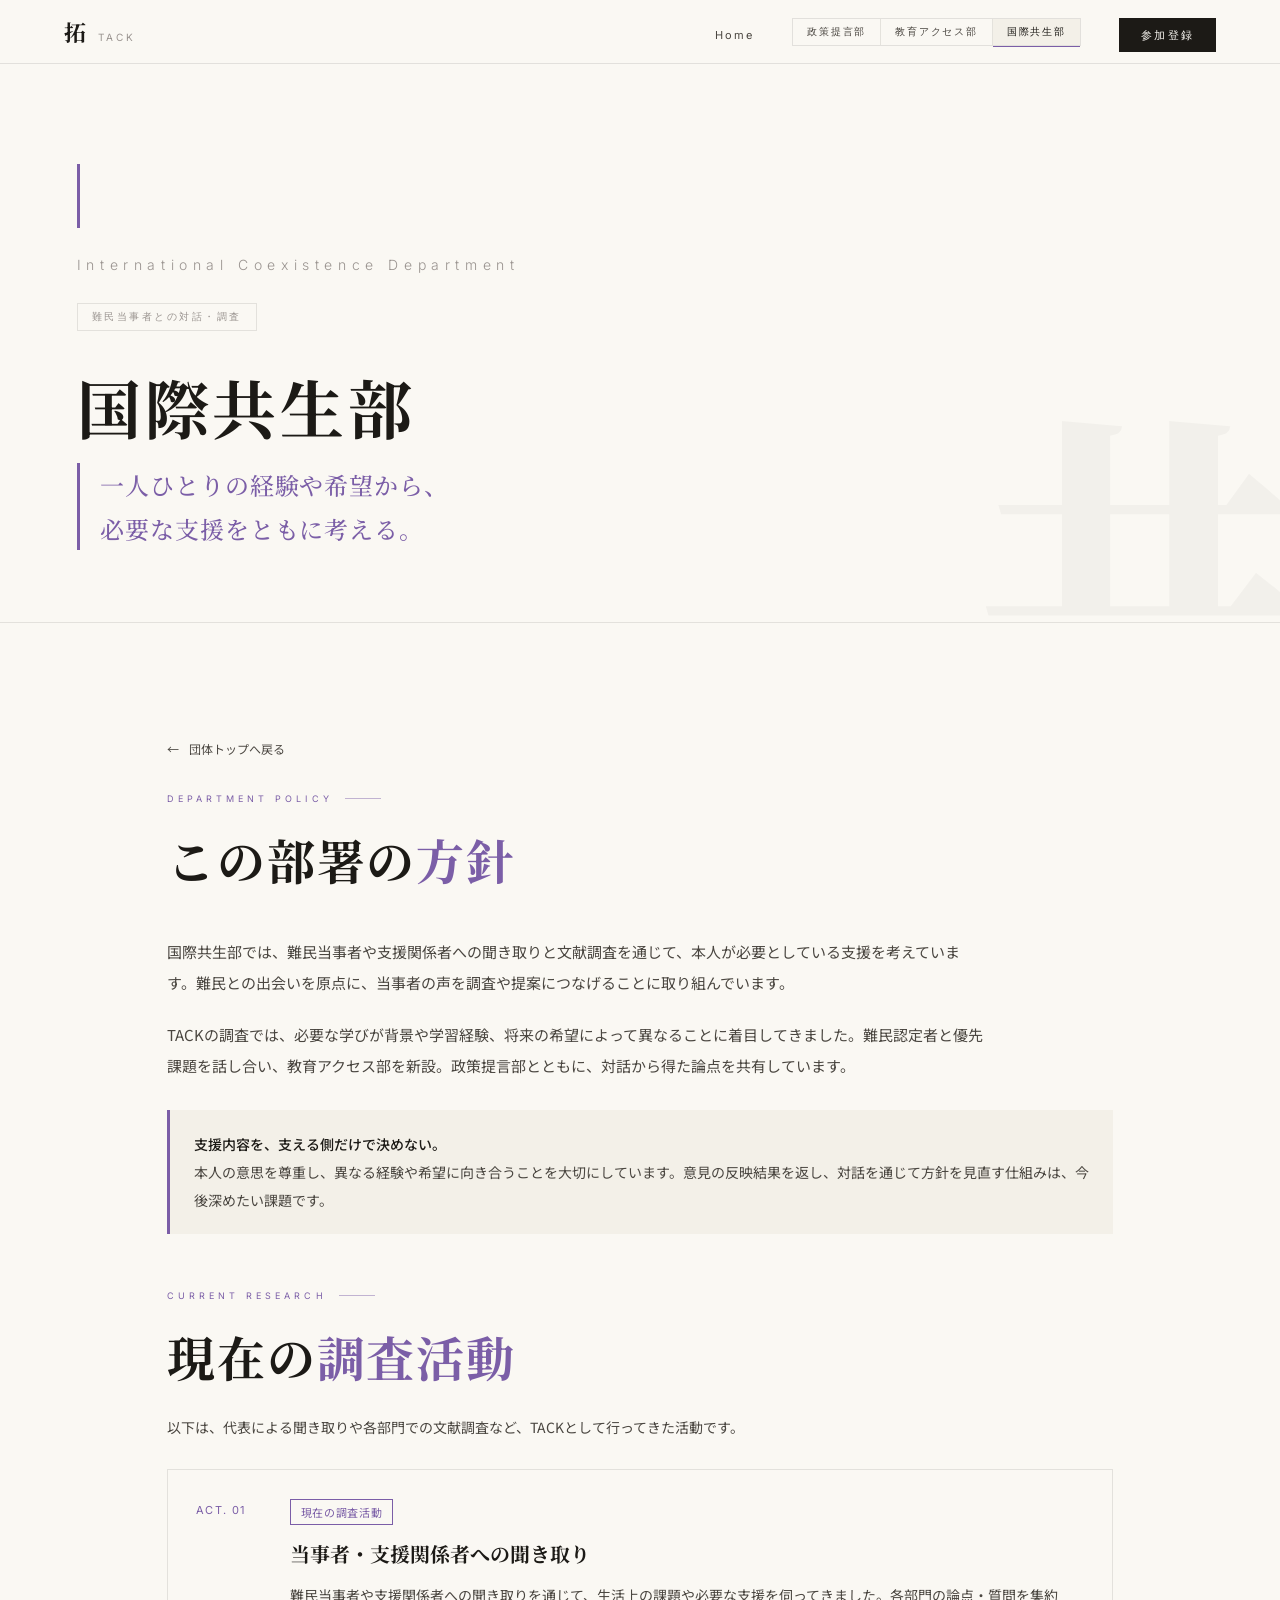
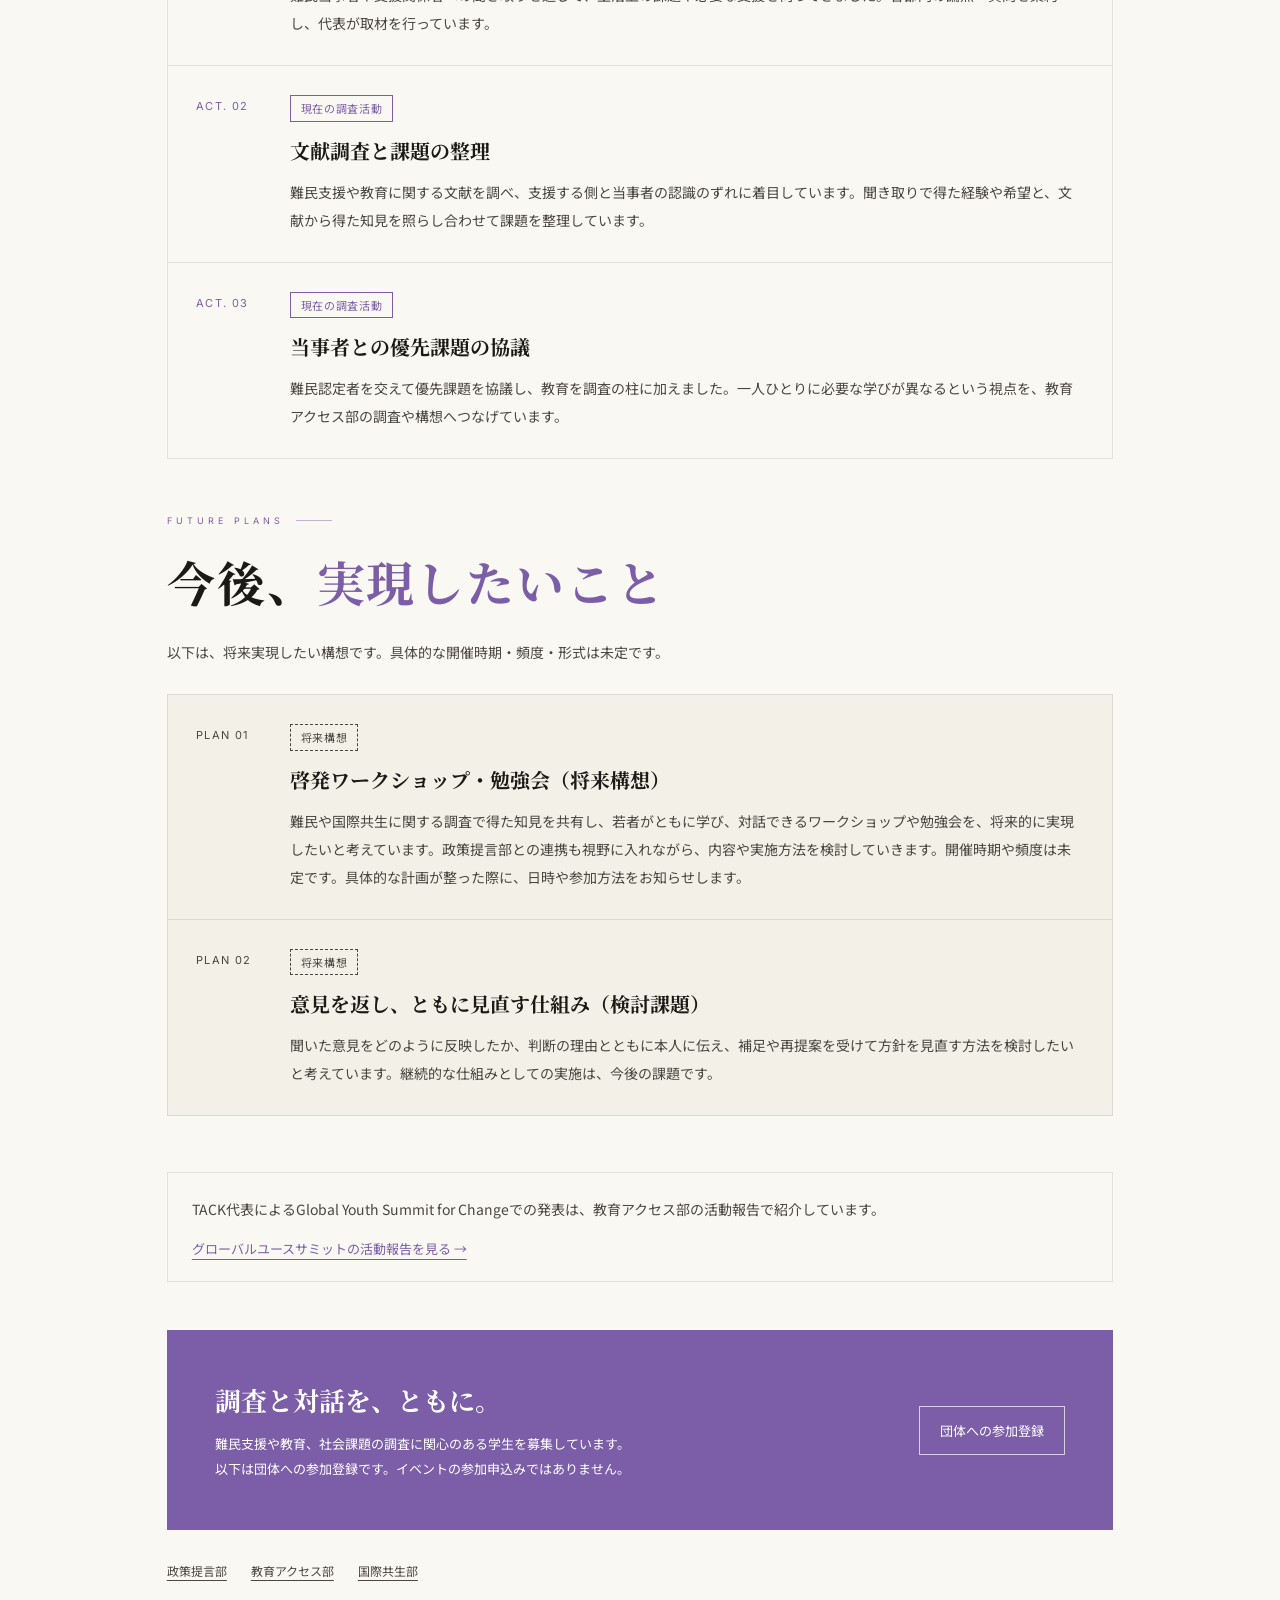
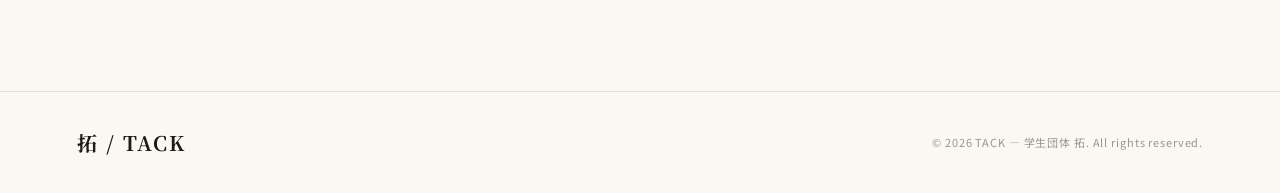
<file: dept-nanmin.html>
<!DOCTYPE html>
<html lang="ja">
<head>
  <meta charset="UTF-8" />
  <meta name="viewport" content="width=device-width, initial-scale=1.0" />
  <title>国際共生部 — 拓 / TACK</title>
  <meta name="description" content="国際共生部は、難民当事者や支援関係者への聞き取りと文献調査に取り組みます。これまでの調査と、将来実現したいワークショップ・勉強会を分けて紹介します。" />
  <meta name="author" content="学生団体 拓 / TACK" />
  <meta property="og:title" content="国際共生部 — 拓 / TACK" />
  <meta property="og:description" content="国際共生部は、難民当事者や支援関係者への聞き取りと文献調査に取り組みます。これまでの調査と、将来実現したいワークショップ・勉強会を分けて紹介します。" />
  <meta property="og:type" content="website" />
  <meta property="og:url" content="https://koma2thewata910-lab.github.io/taku/dept-nanmin.html" />
  <meta property="og:image" content="https://koma2thewata910-lab.github.io/taku/taku-shodo.png" />
  <meta property="og:locale" content="ja_JP" />
  <meta name="twitter:card" content="summary_large_image" />
  <link rel="canonical" href="https://koma2thewata910-lab.github.io/taku/dept-nanmin.html" />
  <link rel="preconnect" href="https://fonts.googleapis.com" />
  <link rel="preconnect" href="https://fonts.gstatic.com" crossorigin />
  <link href="https://fonts.googleapis.com/css2?family=Kaisei+HarunoUmi:wght@400;700&amp;family=Noto+Serif+JP:wght@300;400;700;900&amp;family=Noto+Sans+JP:wght@300;400;500;700&amp;family=Inter:wght@300;400;600&amp;display=swap" rel="stylesheet" />
  <link rel="stylesheet" href="style.css" />
  <style>
    :root { --dept-color: var(--col-nanmin); }
    .dept-page-hero { padding-top: clamp(60px,9vw,100px); padding-bottom: clamp(44px,6vw,72px); }
    .dept-page-hero .mission { max-width: 780px; }
    .section-label { color: var(--dept-color); }
    .section-label::after { background: var(--dept-color); }
    .section-title em { color: var(--dept-color); }
    .back-link { display: inline-flex; gap: 10px; color: var(--ink-light); font-size: 12px; text-decoration: none; margin-bottom: 36px; }
    .back-link::before { content: '←'; }
    .body-text { max-width: 820px; font-weight: 400; }
    .body-text + .body-text { margin-top: 20px; }
    .policy-copy { margin-bottom: 28px; }
    .status-note { padding: 20px 24px; border-left: 3px solid var(--dept-color); background: var(--washi-2); margin-bottom: 56px; }
    .status-note p { font-size: 14px; line-height: 2; color: var(--ink-light); }
    .status-note strong { color: var(--ink); font-weight: 500; }
    .section-intro { font-size: 14px; line-height: 2; color: var(--ink-light); margin: -20px 0 28px; max-width: 820px; }
    .act-list { border: 1px solid var(--line); margin-bottom: 56px; }
    .act-item { display: grid; grid-template-columns: 70px minmax(0,1fr); gap: 24px; padding: 28px; background: var(--washi); }
    .act-item + .act-item { border-top: 1px solid var(--line); }
    .act-num { font-family: 'Inter',sans-serif; font-size: 11px; letter-spacing: .13em; color: var(--dept-color); padding-top: 5px; white-space: nowrap; }
    .act-body h3 { font-family: 'Noto Serif JP',serif; font-size: clamp(17px,2vw,20px); line-height: 1.7; font-weight: 700; margin-bottom: 10px; }
    .act-body p { font-size: 14px; color: var(--ink-light); line-height: 2; font-weight: 400; }
    .status-tag { display: inline-block; padding: 4px 10px; border: 1px solid currentColor; color: var(--dept-color); font-size: 11px; letter-spacing: .06em; line-height: 1.5; margin-bottom: 12px; }
    .future-list { background: var(--washi-2); }
    .future-list .act-item { background: transparent; }
    .future-list .status-tag { color: var(--ink-light); border-style: dashed; }
    .future-list .act-num { color: var(--ink-light); }
    .related-report { margin: 0 0 48px; padding: 22px 24px; border: 1px solid var(--line); }
    .related-report p { font-size: 14px; line-height: 2; color: var(--ink-light); margin-bottom: 12px; }
    .related-report a { color: var(--dept-color); font-size: 13px; text-underline-offset: 5px; }
    .member-banner { display: flex; flex-wrap: wrap; align-items: center; justify-content: space-between; gap: 24px; background: var(--dept-color); color: #fff; padding: clamp(28px,5vw,48px); }
    .member-banner h2 { font-family: 'Noto Serif JP',serif; font-size: clamp(20px,3vw,26px); line-height: 1.7; margin-bottom: 10px; }
    .member-banner p { font-size: 13px; line-height: 1.9; }
    .member-banner a { color: #fff; text-decoration: none; border: 1px solid rgba(255,255,255,.7); padding: 14px 20px; font-size: 13px; }
    .member-banner a:hover { background: rgba(255,255,255,.1); }
    .dept-links { display: flex; flex-wrap: wrap; gap: 12px 24px; margin-top: 32px; font-size: 12px; }
    .dept-links a { color: var(--ink-light); text-underline-offset: 4px; }
    a:focus-visible { outline: 2px solid var(--dept-color); outline-offset: 5px; }
    @media(max-width:600px) {
      .act-item { grid-template-columns: minmax(0,1fr); gap: 12px; padding: 24px 20px; }
      .status-note { padding: 18px 20px; }
      .section-title { margin-bottom: 28px; }
      .section-intro { margin-top: 0; }
      .member-banner a { display: block; text-align: center; width: 100%; }
      .dept-page-hero .dept-en { letter-spacing: .12em; }
    }
  </style>
</head>
<body class="page-body">
  <nav class="site-nav" aria-label="メインナビゲーション">
    <a href="index.html" class="nav-logo">拓 <span>TACK</span></a>
    <ul class="nav-links">
      <li><a href="index.html">Home</a></li>
      <li class="nav-dept-group">
        <a href="dept-seisaku.html" class="dept-s">政策提言部</a>
        <a href="dept-kyoiku.html" class="dept-k">教育アクセス部</a>
        <a href="dept-nanmin.html" class="dept-n active" aria-current="page">国際共生部</a>
      </li>
      <li><a href="join.html" class="nav-join">参加登録</a></li>
    </ul>
  </nav>
  <main>
  <header class="dept-page-hero" data-kanji="共">
    <div class="dept-page-hero-inner">
      <div class="dept-color-bar" style="background: var(--dept-color);"></div>
      <p class="dept-en">International Coexistence Department</p>
      <span class="dept-theme-tag">難民当事者との対話・調査</span>
      <h1>国際共生部</h1>
      <p class="mission" style="color: var(--dept-color);">一人ひとりの経験や希望から、<br>必要な支援をともに考える。</p>
    </div>
  </header>
  <div class="section">
    <a href="index.html#about" class="back-link">団体トップへ戻る</a>
    <section aria-labelledby="policy-title">
      <p class="section-label">Department Policy</p>
      <h2 class="section-title" id="policy-title">この部署の<em>方針</em></h2>
      <div class="policy-copy">
        <p class="body-text">国際共生部では、難民当事者や支援関係者への聞き取りと文献調査を通じて、本人が必要としている支援を考えています。難民との出会いを原点に、当事者の声を調査や提案につなげることに取り組んでいます。</p>
        <p class="body-text">TACKの調査では、必要な学びが背景や学習経験、将来の希望によって異なることに着目してきました。難民認定者と優先課題を話し合い、教育アクセス部を新設。政策提言部とともに、対話から得た論点を共有しています。</p>
      </div>
      <aside class="status-note"><p><strong>支援内容を、支える側だけで決めない。</strong><br>本人の意思を尊重し、異なる経験や希望に向き合うことを大切にしています。意見の反映結果を返し、対話を通じて方針を見直す仕組みは、今後深めたい課題です。</p></aside>
    </section>
    <section aria-labelledby="activities-title">
      <p class="section-label">Current Research</p>
      <h2 class="section-title" id="activities-title">現在の<em>調査活動</em></h2>
      <p class="section-intro">以下は、代表による聞き取りや各部門での文献調査など、TACKとして行ってきた活動です。</p>
      <div class="act-list">
        <article class="act-item">
          <p class="act-num">ACT. 01</p>
          <div class="act-body">
            <span class="status-tag">現在の調査活動</span>
            <h3>当事者・支援関係者への聞き取り</h3>
            <p>難民当事者や支援関係者への聞き取りを通じて、生活上の課題や必要な支援を伺ってきました。各部門の論点・質問を集約し、代表が取材を行っています。</p>
          </div>
        </article>
        <article class="act-item">
          <p class="act-num">ACT. 02</p>
          <div class="act-body">
            <span class="status-tag">現在の調査活動</span>
            <h3>文献調査と課題の整理</h3>
            <p>難民支援や教育に関する文献を調べ、支援する側と当事者の認識のずれに着目しています。聞き取りで得た経験や希望と、文献から得た知見を照らし合わせて課題を整理しています。</p>
          </div>
        </article>
        <article class="act-item">
          <p class="act-num">ACT. 03</p>
          <div class="act-body">
            <span class="status-tag">現在の調査活動</span>
            <h3>当事者との優先課題の協議</h3>
            <p>難民認定者を交えて優先課題を協議し、教育を調査の柱に加えました。一人ひとりに必要な学びが異なるという視点を、教育アクセス部の調査や構想へつなげています。</p>
          </div>
        </article>
      </div>
    </section>
    <section aria-labelledby="future-title">
      <p class="section-label">Future Plans</p>
      <h2 class="section-title" id="future-title">今後、<em>実現したいこと</em></h2>
      <p class="section-intro">以下は、将来実現したい構想です。具体的な開催時期・頻度・形式は未定です。</p>
      <div class="act-list future-list">
        <article class="act-item">
          <p class="act-num">PLAN 01</p>
          <div class="act-body">
            <span class="status-tag">将来構想</span>
            <h3>啓発ワークショップ・勉強会（将来構想）</h3>
            <p>難民や国際共生に関する調査で得た知見を共有し、若者がともに学び、対話できるワークショップや勉強会を、将来的に実現したいと考えています。政策提言部との連携も視野に入れながら、内容や実施方法を検討していきます。開催時期や頻度は未定です。具体的な計画が整った際に、日時や参加方法をお知らせします。</p>
          </div>
        </article>
        <article class="act-item">
          <p class="act-num">PLAN 02</p>
          <div class="act-body">
            <span class="status-tag">将来構想</span>
            <h3>意見を返し、ともに見直す仕組み（検討課題）</h3>
            <p>聞いた意見をどのように反映したか、判断の理由とともに本人に伝え、補足や再提案を受けて方針を見直す方法を検討したいと考えています。継続的な仕組みとしての実施は、今後の課題です。</p>
          </div>
        </article>
      </div>
    </section>
    <aside class="related-report">
      <p>TACK代表によるGlobal Youth Summit for Changeでの発表は、教育アクセス部の活動報告で紹介しています。</p>
      <a href="dept-kyoiku.html#summit">グローバルユースサミットの活動報告を見る →</a>
    </aside>
    <section class="member-banner" aria-labelledby="join-title">
      <div><h2 id="join-title">調査と対話を、ともに。</h2><p>難民支援や教育、社会課題の調査に関心のある学生を募集しています。<br>以下は団体への参加登録です。イベントの参加申込みではありません。</p></div>
      <a href="join.html">団体への参加登録</a>
    </section>
    <nav class="dept-links" aria-label="関連する部署">
      <a href="dept-seisaku.html">政策提言部</a><a href="dept-kyoiku.html">教育アクセス部</a><a href="dept-nanmin.html">国際共生部</a>
    </nav>
  </div>
  </main>
  <footer class="site-footer"><div class="footer-logo">拓 / TACK</div><p class="footer-copy">© 2026 TACK — 学生団体 拓. All rights reserved.</p></footer>
</body>
</html>
</file>
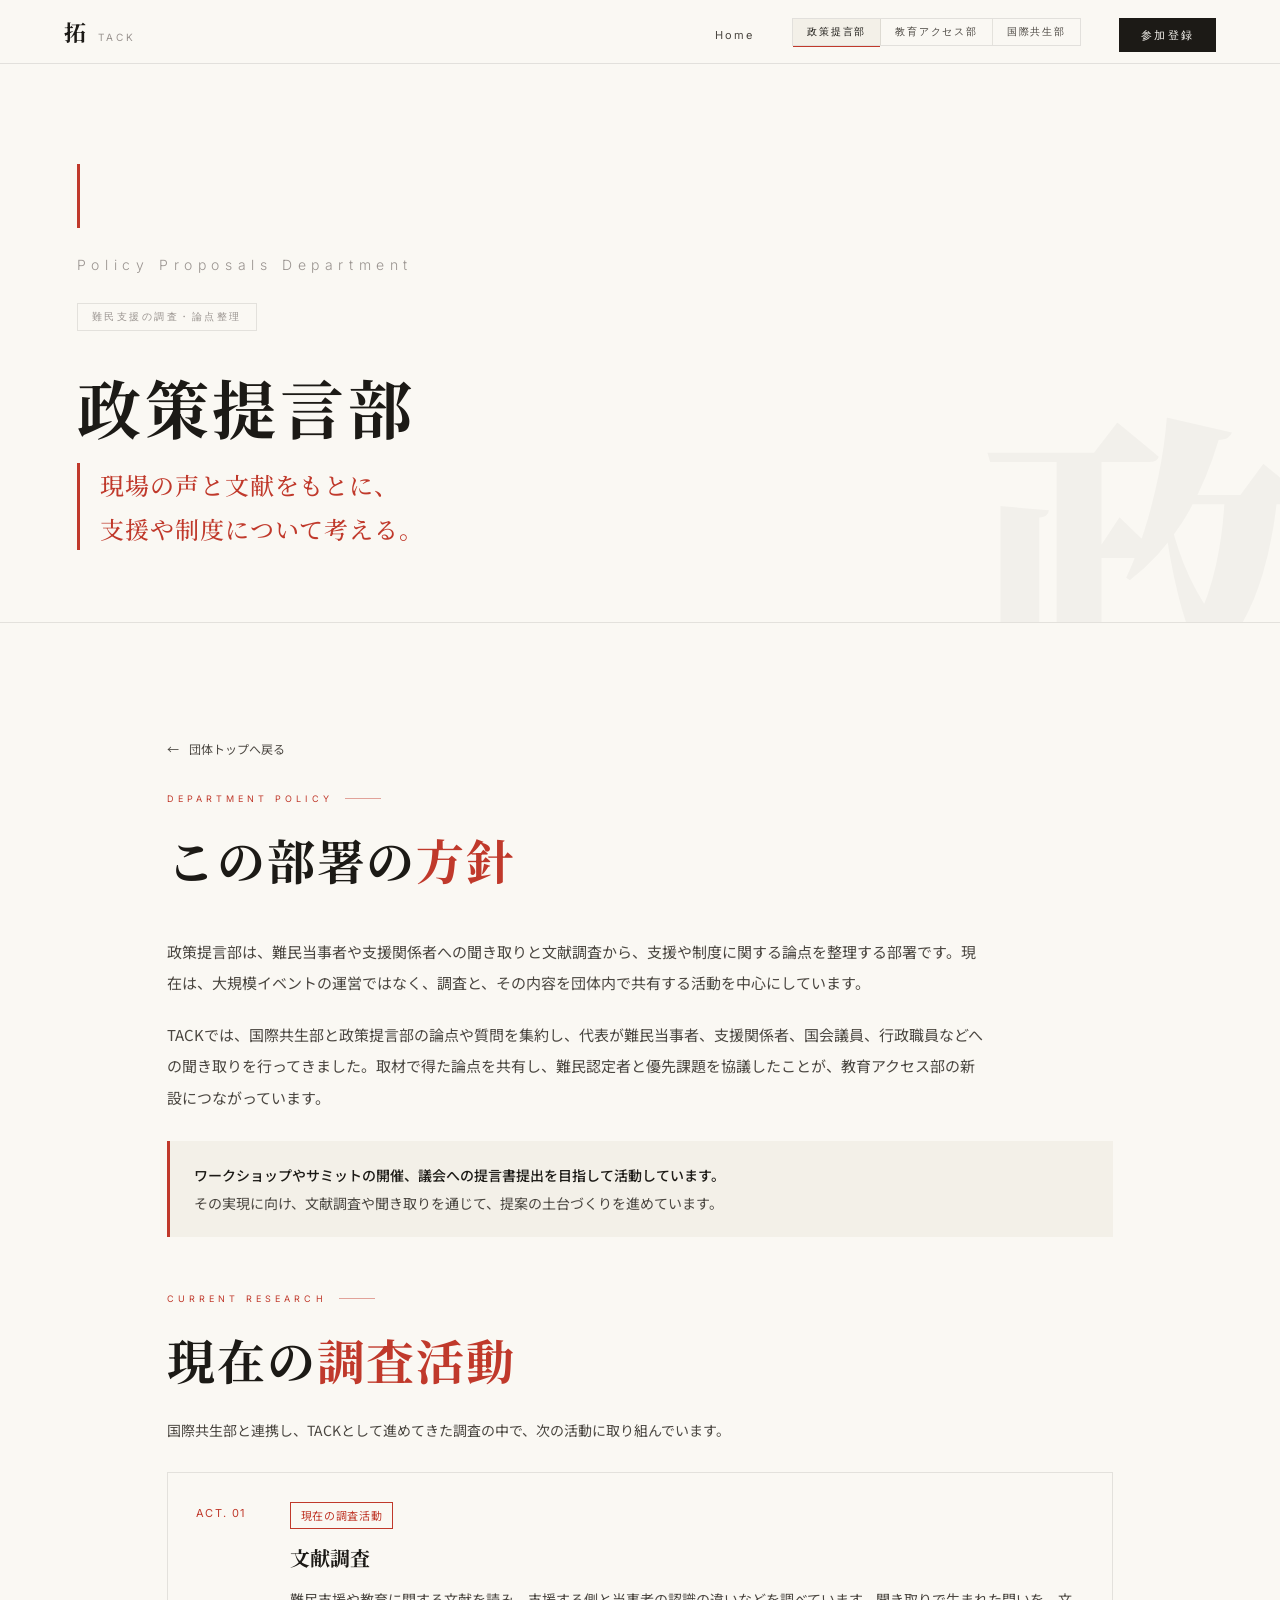
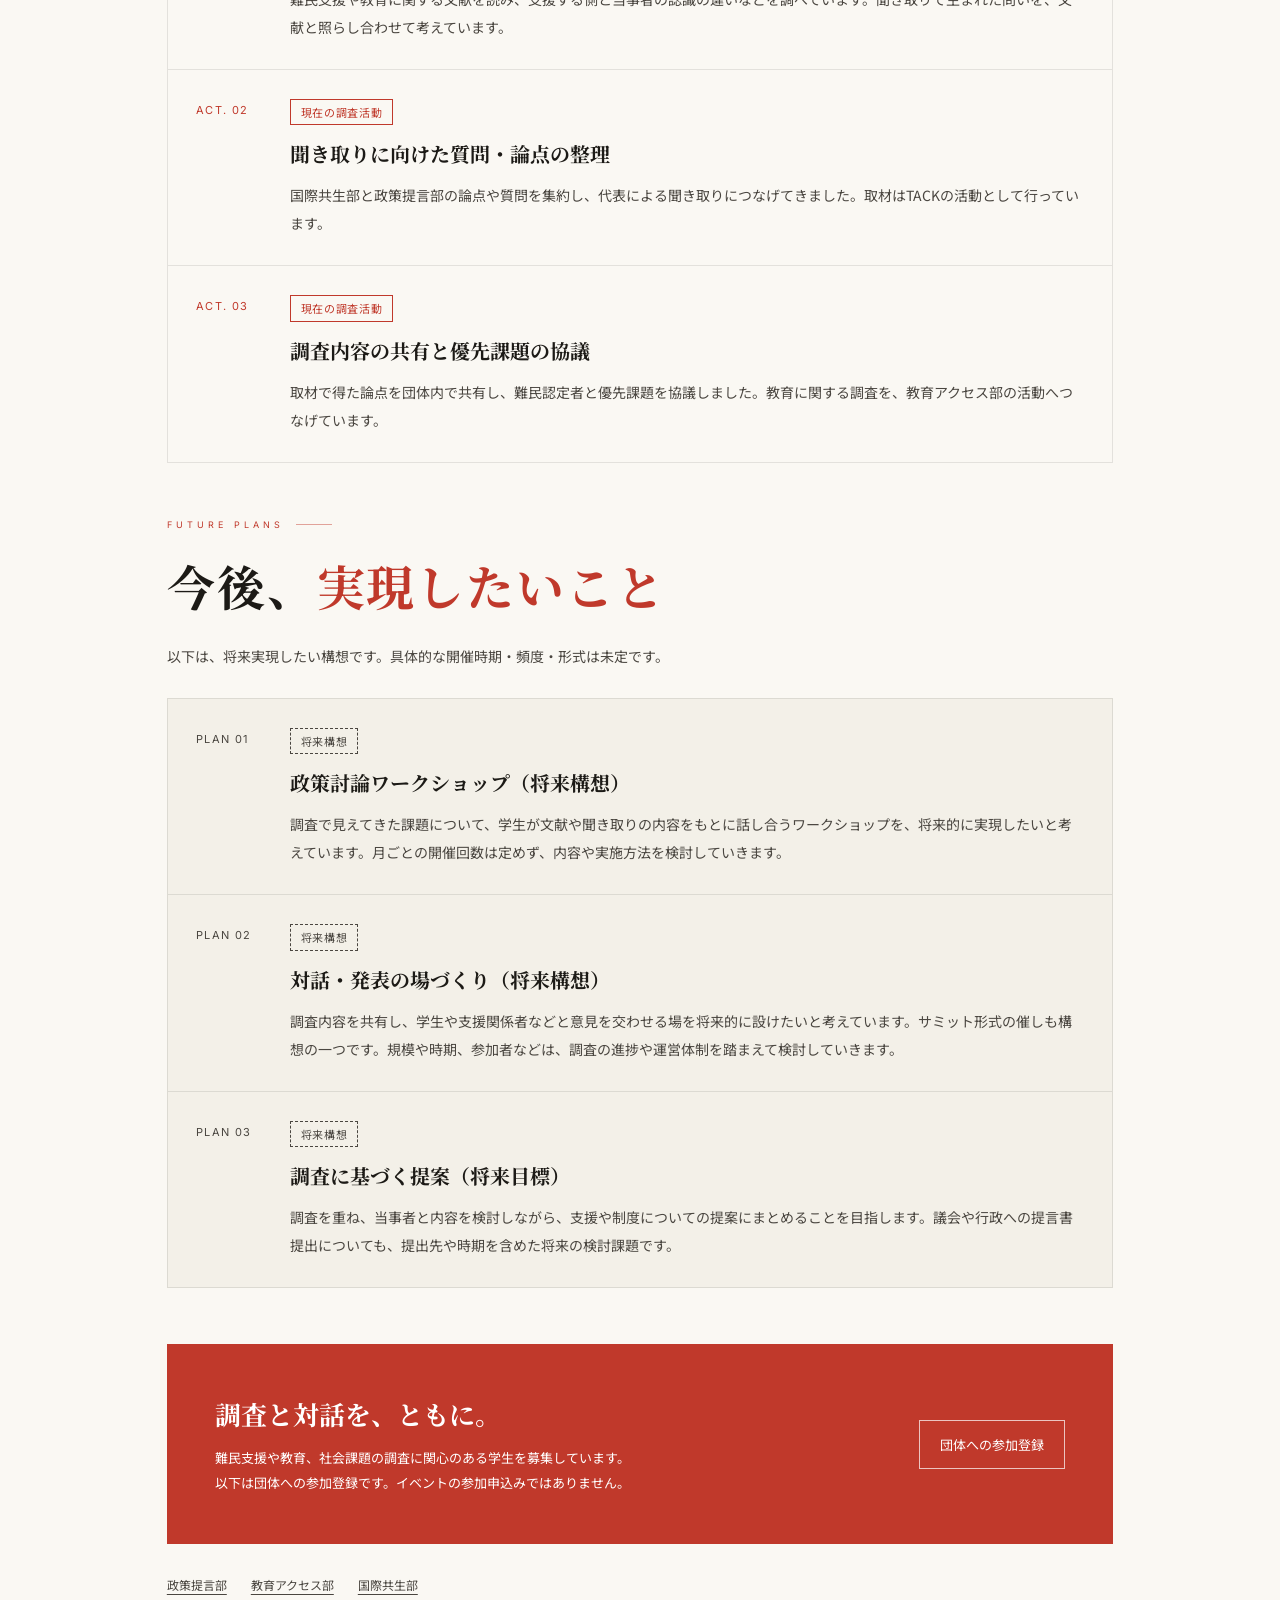
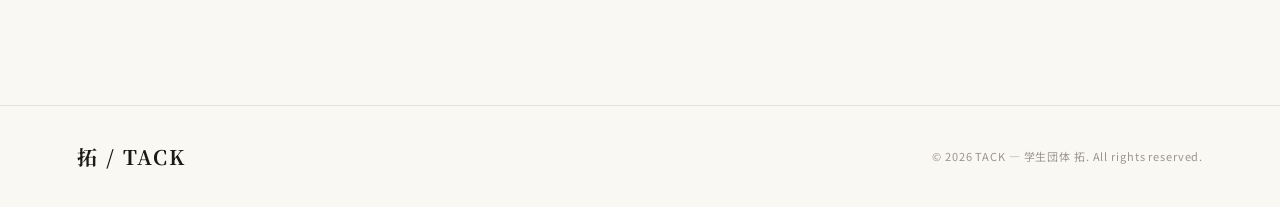
<file: dept-seisaku.html>
<!DOCTYPE html>
<html lang="ja">
<head>
  <meta charset="UTF-8" />
  <meta name="viewport" content="width=device-width, initial-scale=1.0" />
  <title>政策提言部 — 拓 / TACK</title>
  <meta name="description" content="政策提言部は、難民支援に関する文献調査と聞き取りの論点整理に取り組みます。現在の調査活動と、ワークショップや対話の場づくりなどの将来構想を紹介します。" />
  <meta name="author" content="学生団体 拓 / TACK" />
  <meta property="og:title" content="政策提言部 — 拓 / TACK" />
  <meta property="og:description" content="政策提言部は、難民支援に関する文献調査と聞き取りの論点整理に取り組みます。現在の調査活動と、ワークショップや対話の場づくりなどの将来構想を紹介します。" />
  <meta property="og:type" content="website" />
  <meta property="og:url" content="https://koma2thewata910-lab.github.io/taku/dept-seisaku.html" />
  <meta property="og:image" content="https://koma2thewata910-lab.github.io/taku/taku-shodo.png" />
  <meta property="og:locale" content="ja_JP" />
  <meta name="twitter:card" content="summary_large_image" />
  <link rel="canonical" href="https://koma2thewata910-lab.github.io/taku/dept-seisaku.html" />
  <link rel="preconnect" href="https://fonts.googleapis.com" />
  <link rel="preconnect" href="https://fonts.gstatic.com" crossorigin />
  <link href="https://fonts.googleapis.com/css2?family=Kaisei+HarunoUmi:wght@400;700&amp;family=Noto+Serif+JP:wght@300;400;700;900&amp;family=Noto+Sans+JP:wght@300;400;500;700&amp;family=Inter:wght@300;400;600&amp;display=swap" rel="stylesheet" />
  <link rel="stylesheet" href="style.css" />
  <style>
    :root { --dept-color: var(--col-seisaku); }
    .dept-page-hero { padding-top: clamp(60px,9vw,100px); padding-bottom: clamp(44px,6vw,72px); }
    .dept-page-hero .mission { max-width: 780px; }
    .section-label { color: var(--dept-color); }
    .section-label::after { background: var(--dept-color); }
    .section-title em { color: var(--dept-color); }
    .back-link { display: inline-flex; gap: 10px; color: var(--ink-light); font-size: 12px; text-decoration: none; margin-bottom: 36px; }
    .back-link::before { content: '←'; }
    .body-text { max-width: 820px; font-weight: 400; }
    .body-text + .body-text { margin-top: 20px; }
    .policy-copy { margin-bottom: 28px; }
    .status-note { padding: 20px 24px; border-left: 3px solid var(--dept-color); background: var(--washi-2); margin-bottom: 56px; }
    .status-note p { font-size: 14px; line-height: 2; color: var(--ink-light); }
    .status-note strong { color: var(--ink); font-weight: 500; }
    .section-intro { font-size: 14px; line-height: 2; color: var(--ink-light); margin: -20px 0 28px; max-width: 820px; }
    .act-list { border: 1px solid var(--line); margin-bottom: 56px; }
    .act-item { display: grid; grid-template-columns: 70px minmax(0,1fr); gap: 24px; padding: 28px; background: var(--washi); }
    .act-item + .act-item { border-top: 1px solid var(--line); }
    .act-num { font-family: 'Inter',sans-serif; font-size: 11px; letter-spacing: .13em; color: var(--dept-color); padding-top: 5px; white-space: nowrap; }
    .act-body h3 { font-family: 'Noto Serif JP',serif; font-size: clamp(17px,2vw,20px); line-height: 1.7; font-weight: 700; margin-bottom: 10px; }
    .act-body p { font-size: 14px; color: var(--ink-light); line-height: 2; font-weight: 400; }
    .status-tag { display: inline-block; padding: 4px 10px; border: 1px solid currentColor; color: var(--dept-color); font-size: 11px; letter-spacing: .06em; line-height: 1.5; margin-bottom: 12px; }
    .future-list { background: var(--washi-2); }
    .future-list .act-item { background: transparent; }
    .future-list .status-tag { color: var(--ink-light); border-style: dashed; }
    .future-list .act-num { color: var(--ink-light); }
    .related-report { margin: 0 0 48px; padding: 22px 24px; border: 1px solid var(--line); }
    .related-report p { font-size: 14px; line-height: 2; color: var(--ink-light); margin-bottom: 12px; }
    .related-report a { color: var(--dept-color); font-size: 13px; text-underline-offset: 5px; }
    .member-banner { display: flex; flex-wrap: wrap; align-items: center; justify-content: space-between; gap: 24px; background: var(--dept-color); color: #fff; padding: clamp(28px,5vw,48px); }
    .member-banner h2 { font-family: 'Noto Serif JP',serif; font-size: clamp(20px,3vw,26px); line-height: 1.7; margin-bottom: 10px; }
    .member-banner p { font-size: 13px; line-height: 1.9; }
    .member-banner a { color: #fff; text-decoration: none; border: 1px solid rgba(255,255,255,.7); padding: 14px 20px; font-size: 13px; }
    .member-banner a:hover { background: rgba(255,255,255,.1); }
    .dept-links { display: flex; flex-wrap: wrap; gap: 12px 24px; margin-top: 32px; font-size: 12px; }
    .dept-links a { color: var(--ink-light); text-underline-offset: 4px; }
    a:focus-visible { outline: 2px solid var(--dept-color); outline-offset: 5px; }
    @media(max-width:600px) {
      .act-item { grid-template-columns: minmax(0,1fr); gap: 12px; padding: 24px 20px; }
      .status-note { padding: 18px 20px; }
      .section-title { margin-bottom: 28px; }
      .section-intro { margin-top: 0; }
      .member-banner a { display: block; text-align: center; width: 100%; }
      .dept-page-hero .dept-en { letter-spacing: .12em; }
    }
  </style>
</head>
<body class="page-body">
  <nav class="site-nav" aria-label="メインナビゲーション">
    <a href="index.html" class="nav-logo">拓 <span>TACK</span></a>
    <ul class="nav-links">
      <li><a href="index.html">Home</a></li>
      <li class="nav-dept-group">
        <a href="dept-seisaku.html" class="dept-s active" aria-current="page">政策提言部</a>
        <a href="dept-kyoiku.html" class="dept-k">教育アクセス部</a>
        <a href="dept-nanmin.html" class="dept-n">国際共生部</a>
      </li>
      <li><a href="join.html" class="nav-join">参加登録</a></li>
    </ul>
  </nav>
  <main>
  <header class="dept-page-hero" data-kanji="政">
    <div class="dept-page-hero-inner">
      <div class="dept-color-bar" style="background: var(--dept-color);"></div>
      <p class="dept-en">Policy Proposals Department</p>
      <span class="dept-theme-tag">難民支援の調査・論点整理</span>
      <h1>政策提言部</h1>
      <p class="mission" style="color: var(--dept-color);">現場の声と文献をもとに、<br>支援や制度について考える。</p>
    </div>
  </header>
  <div class="section">
    <a href="index.html#about" class="back-link">団体トップへ戻る</a>
    <section aria-labelledby="policy-title">
      <p class="section-label">Department Policy</p>
      <h2 class="section-title" id="policy-title">この部署の<em>方針</em></h2>
      <div class="policy-copy">
        <p class="body-text">政策提言部は、難民当事者や支援関係者への聞き取りと文献調査から、支援や制度に関する論点を整理する部署です。現在は、大規模イベントの運営ではなく、調査と、その内容を団体内で共有する活動を中心にしています。</p>
        <p class="body-text">TACKでは、国際共生部と政策提言部の論点や質問を集約し、代表が難民当事者、支援関係者、国会議員、行政職員などへの聞き取りを行ってきました。取材で得た論点を共有し、難民認定者と優先課題を協議したことが、教育アクセス部の新設につながっています。</p>
      </div>
      <aside class="status-note"><p><strong>ワークショップやサミットの開催、議会への提言書提出を目指して活動しています。</strong><br>その実現に向け、文献調査や聞き取りを通じて、提案の土台づくりを進めています。</p></aside>
    </section>
    <section aria-labelledby="activities-title">
      <p class="section-label">Current Research</p>
      <h2 class="section-title" id="activities-title">現在の<em>調査活動</em></h2>
      <p class="section-intro">国際共生部と連携し、TACKとして進めてきた調査の中で、次の活動に取り組んでいます。</p>
      <div class="act-list">
        <article class="act-item">
          <p class="act-num">ACT. 01</p>
          <div class="act-body">
            <span class="status-tag">現在の調査活動</span>
            <h3>文献調査</h3>
            <p>難民支援や教育に関する文献を読み、支援する側と当事者の認識の違いなどを調べています。聞き取りで生まれた問いを、文献と照らし合わせて考えています。</p>
          </div>
        </article>
        <article class="act-item">
          <p class="act-num">ACT. 02</p>
          <div class="act-body">
            <span class="status-tag">現在の調査活動</span>
            <h3>聞き取りに向けた質問・論点の整理</h3>
            <p>国際共生部と政策提言部の論点や質問を集約し、代表による聞き取りにつなげてきました。取材はTACKの活動として行っています。</p>
          </div>
        </article>
        <article class="act-item">
          <p class="act-num">ACT. 03</p>
          <div class="act-body">
            <span class="status-tag">現在の調査活動</span>
            <h3>調査内容の共有と優先課題の協議</h3>
            <p>取材で得た論点を団体内で共有し、難民認定者と優先課題を協議しました。教育に関する調査を、教育アクセス部の活動へつなげています。</p>
          </div>
        </article>
      </div>
    </section>
    <section aria-labelledby="future-title">
      <p class="section-label">Future Plans</p>
      <h2 class="section-title" id="future-title">今後、<em>実現したいこと</em></h2>
      <p class="section-intro">以下は、将来実現したい構想です。具体的な開催時期・頻度・形式は未定です。</p>
      <div class="act-list future-list">
        <article class="act-item">
          <p class="act-num">PLAN 01</p>
          <div class="act-body">
            <span class="status-tag">将来構想</span>
            <h3>政策討論ワークショップ（将来構想）</h3>
            <p>調査で見えてきた課題について、学生が文献や聞き取りの内容をもとに話し合うワークショップを、将来的に実現したいと考えています。月ごとの開催回数は定めず、内容や実施方法を検討していきます。</p>
          </div>
        </article>
        <article class="act-item">
          <p class="act-num">PLAN 02</p>
          <div class="act-body">
            <span class="status-tag">将来構想</span>
            <h3>対話・発表の場づくり（将来構想）</h3>
            <p>調査内容を共有し、学生や支援関係者などと意見を交わせる場を将来的に設けたいと考えています。サミット形式の催しも構想の一つです。規模や時期、参加者などは、調査の進捗や運営体制を踏まえて検討していきます。</p>
          </div>
        </article>
        <article class="act-item">
          <p class="act-num">PLAN 03</p>
          <div class="act-body">
            <span class="status-tag">将来構想</span>
            <h3>調査に基づく提案（将来目標）</h3>
            <p>調査を重ね、当事者と内容を検討しながら、支援や制度についての提案にまとめることを目指します。議会や行政への提言書提出についても、提出先や時期を含めた将来の検討課題です。</p>
          </div>
        </article>
      </div>
    </section>

    <section class="member-banner" aria-labelledby="join-title">
      <div><h2 id="join-title">調査と対話を、ともに。</h2><p>難民支援や教育、社会課題の調査に関心のある学生を募集しています。<br>以下は団体への参加登録です。イベントの参加申込みではありません。</p></div>
      <a href="join.html">団体への参加登録</a>
    </section>
    <nav class="dept-links" aria-label="関連する部署">
      <a href="dept-seisaku.html">政策提言部</a><a href="dept-kyoiku.html">教育アクセス部</a><a href="dept-nanmin.html">国際共生部</a>
    </nav>
  </div>
  </main>
  <footer class="site-footer"><div class="footer-logo">拓 / TACK</div><p class="footer-copy">© 2026 TACK — 学生団体 拓. All rights reserved.</p></footer>
</body>
</html>
</file>
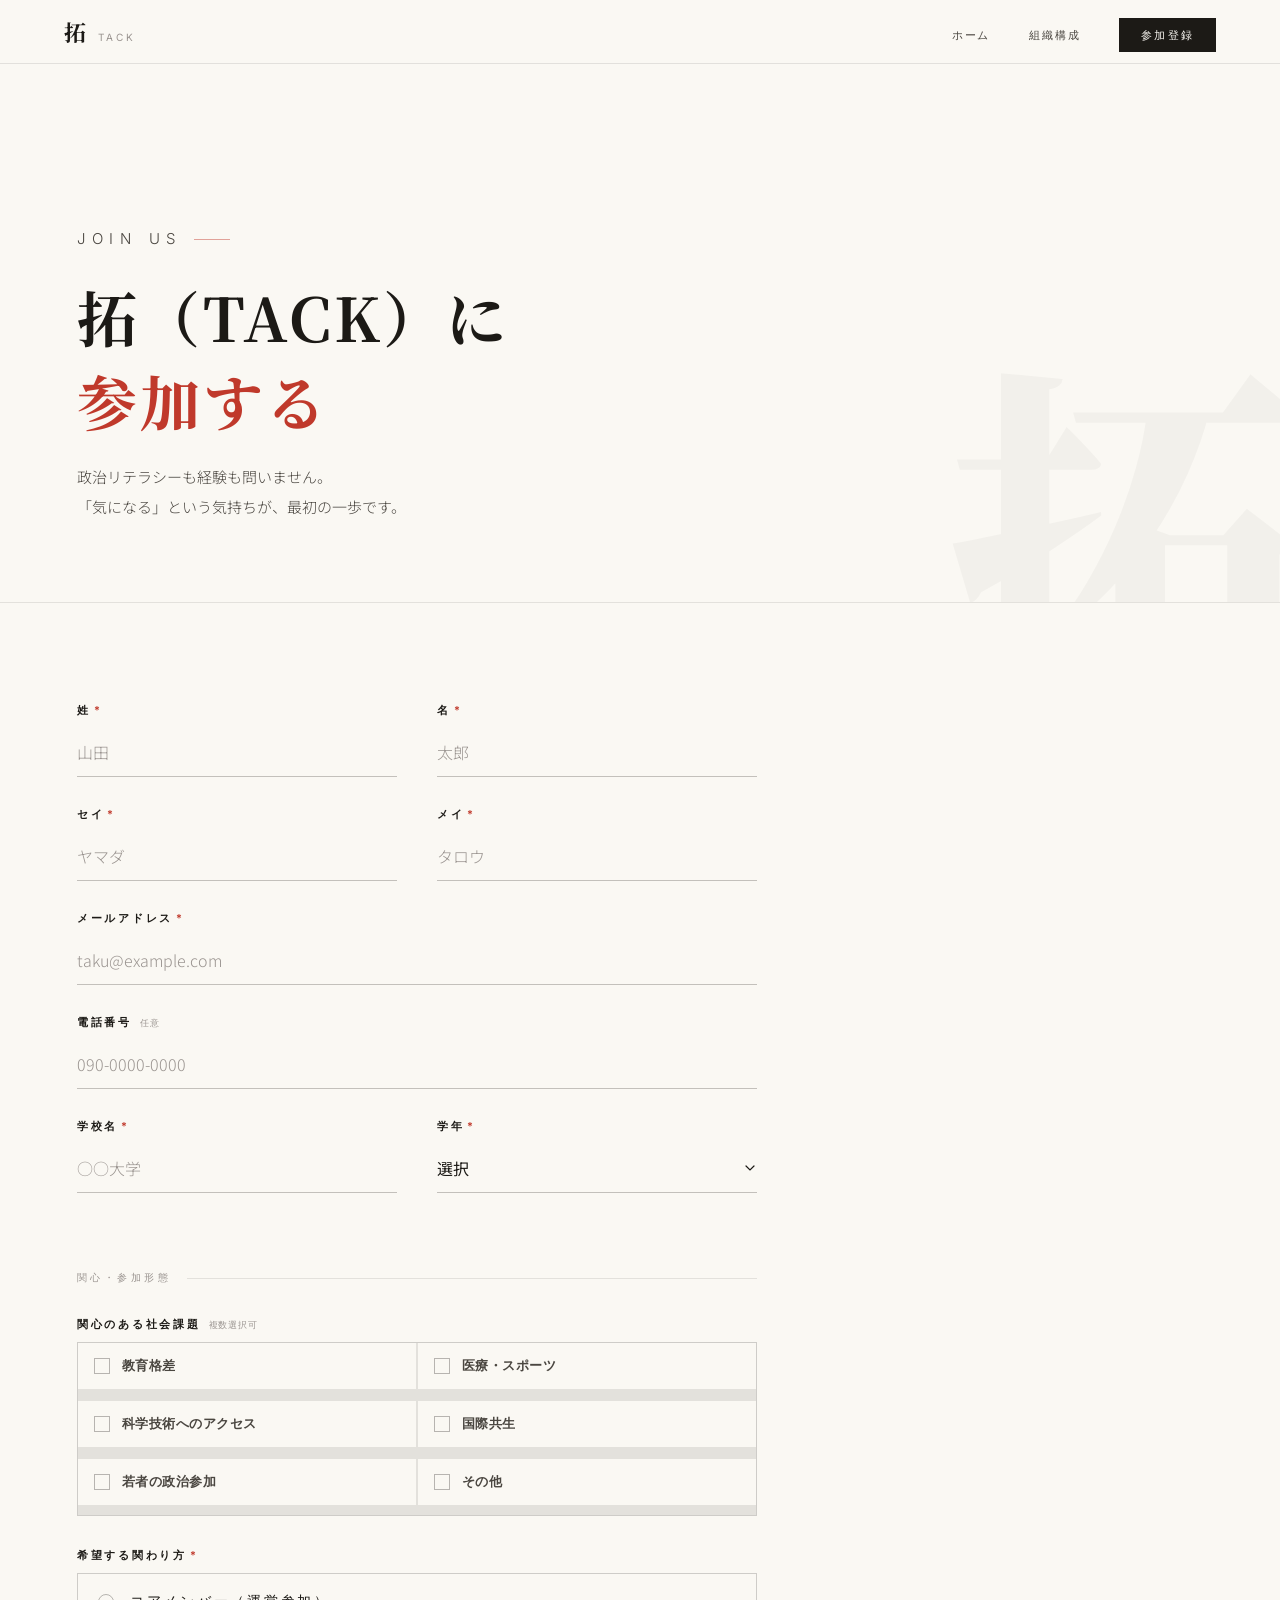
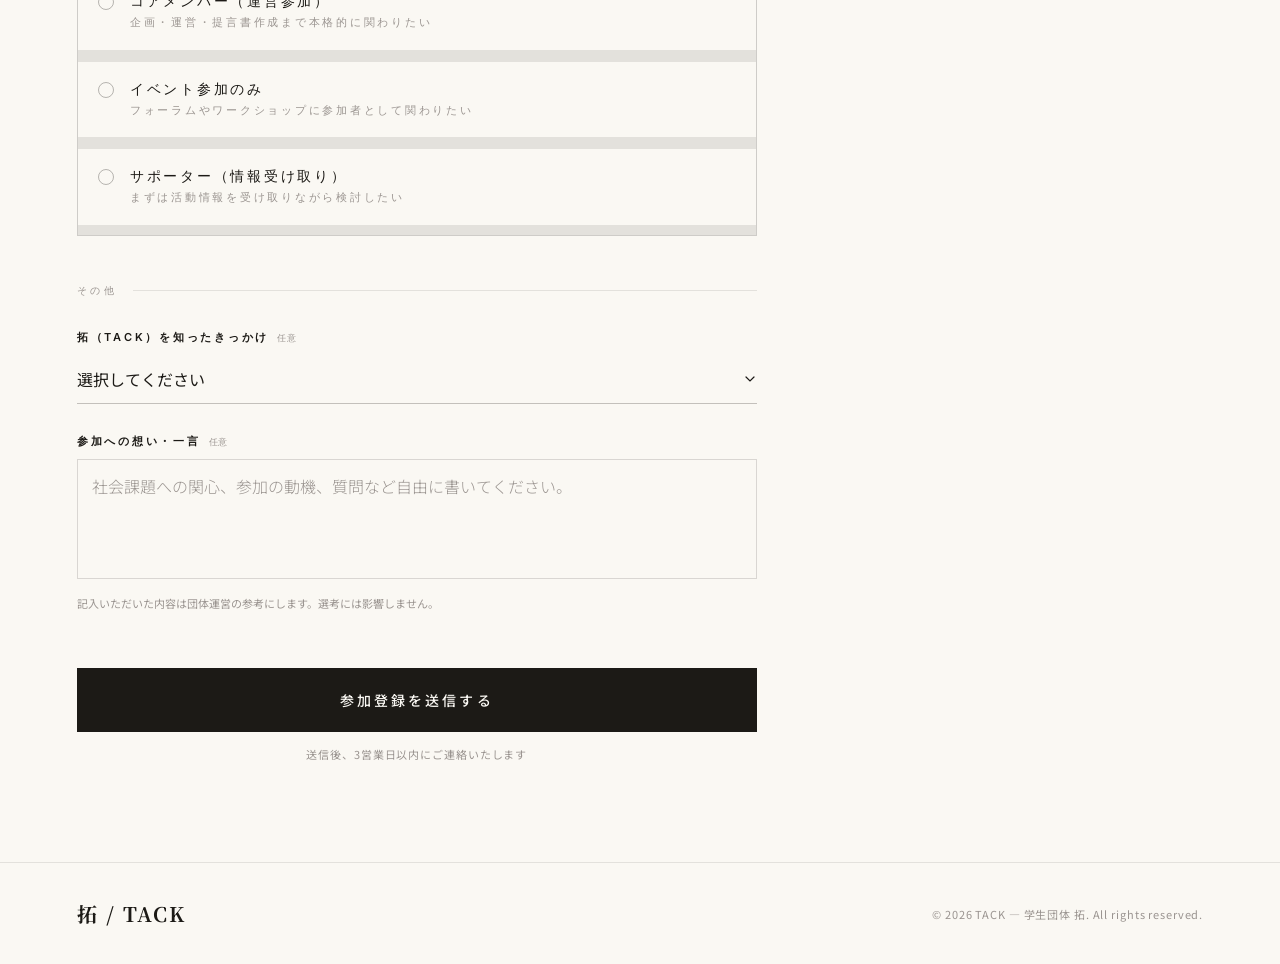
<file: join.html>
<!DOCTYPE html>
<html lang="ja">
<head>
  <meta charset="UTF-8" />
  <meta name="viewport" content="width=device-width, initial-scale=1.0" />
  <title>参加登録 — 拓 / TACK</title>
  <meta name="description" content="学生団体 拓（TACK）への参加登録フォームです。政治リテラシーや経験は問いません。社会を変えたいという気持ちだけを持って来てください。" />
  <meta name="author" content="学生団体 拓 / TACK" />
  <meta property="og:title" content="参加登録 — 拓 / TACK" />
  <meta property="og:description" content="学生団体 拓（TACK）への参加登録フォームです。政治リテラシーや経験は問いません。社会を変えたいという気持ちだけを持って来てください。" />
  <meta property="og:type" content="website" />
  <meta property="og:url" content="https://koma2thewata910-lab.github.io/taku/join.html" />
  <meta property="og:image" content="https://koma2thewata910-lab.github.io/taku/taku-shodo.png" />
  <meta property="og:locale" content="ja_JP" />
  <meta name="twitter:card" content="summary_large_image" />
  <link rel="canonical" href="https://koma2thewata910-lab.github.io/taku/join.html" />
  <link rel="preconnect" href="https://fonts.googleapis.com" />
  <link rel="preconnect" href="https://fonts.gstatic.com" crossorigin />
  <link href="https://fonts.googleapis.com/css2?family=Kaisei+HarunoUmi:wght@400;700&family=Noto+Serif+JP:wght@300;400;700;900&family=Noto+Sans+JP:wght@300;400;500;700&family=Inter:wght@300;400;600&display=swap" rel="stylesheet" />
  <link rel="stylesheet" href="style.css" />
  <style>

    /* ===================== PAGE HERO ===================== */
    .join-hero {
      padding: clamp(80px, 14vw, 160px) clamp(24px, 6vw, 80px) clamp(60px, 8vw, 80px);
      border-bottom: 1px solid var(--line);
      position: relative;
      overflow: hidden;
    }

    .join-hero::after {
      content: '拓';
      position: absolute;
      right: -2vw; bottom: -8vw;
      font-family: 'Noto Serif JP', serif;
      font-weight: 900;
      font-size: clamp(200px, 28vw, 380px);
      color: rgba(28,26,22,0.03);
      line-height: 1;
      pointer-events: none;
      user-select: none;
    }

    .join-hero-inner {
      max-width: 680px;
      position: relative;
      z-index: 1;
    }

    .join-hero h1 {
      font-family: 'Noto Serif JP', serif;
      font-size: clamp(32px, 5.5vw, 60px);
      font-weight: 700;
      letter-spacing: 0.05em;
      line-height: 1.4;
      margin-bottom: 20px;
    }

    .join-hero h1 em { font-style: normal; color: var(--shu); }

    .join-hero p {
      font-size: clamp(13px, 1.7vw, 15px);
      color: var(--ink-light);
      line-height: 2;
      font-weight: 300;
      max-width: 480px;
    }

    /* ===================== FORM ===================== */
    .form-section {
      padding: clamp(64px, 10vw, 100px) clamp(24px, 6vw, 80px);
    }

    .form-inner {
      max-width: 680px;
    }

    .form-group { margin-bottom: 30px; }

    label {
      display: block;
      font-size: 11px;
      letter-spacing: 0.25em;
      color: var(--ink);
      margin-bottom: 10px;
      font-family: 'Inter', sans-serif;
      font-weight: 600;
      text-transform: uppercase;
    }
    label .req { color: var(--shu); margin-left: 3px; }
    label .opt { color: var(--ink-muted); font-size: 9px; margin-left: 8px; font-weight: 400; letter-spacing: 0.1em; text-transform: none; }

    input[type="text"],
    input[type="email"],
    input[type="tel"],
    select,
    textarea {
      width: 100%;
      background: transparent;
      border: none;
      border-bottom: 1px solid rgba(28,26,22,0.25);
      color: var(--ink);
      font-family: 'Noto Sans JP', sans-serif;
      font-size: 16px;
      padding: 12px 0;
      outline: none;
      transition: border-color 0.25s;
      border-radius: 0;
      -webkit-appearance: none;
    }
    input::placeholder, textarea::placeholder { color: var(--ink-muted); font-weight: 300; }
    input:focus, select:focus, textarea:focus { border-bottom-color: var(--ink); }

    textarea {
      resize: none;
      min-height: 120px;
      border: 1px solid rgba(28,26,22,0.15);
      padding: 14px;
    }
    textarea:focus { border-color: var(--ink); }

    select {
      cursor: pointer;
      background-image: url("data:image/svg+xml,%3Csvg xmlns='http://www.w3.org/2000/svg' width='10' height='6' viewBox='0 0 10 6'%3E%3Cpath d='M1 1l4 4 4-4' stroke='%231c1a16' stroke-width='1.2' fill='none' stroke-linecap='round'/%3E%3C/svg%3E");
      background-repeat: no-repeat;
      background-position: right 2px center;
      padding-right: 24px;
    }

    .form-row {
      display: grid;
      grid-template-columns: 1fr 1fr;
      gap: clamp(16px, 4vw, 40px);
    }
    @media (max-width: 540px) { .form-row { grid-template-columns: 1fr; } }

    /* checkbox */
    .checkbox-group {
      display: grid;
      grid-template-columns: 1fr 1fr;
      gap: 2px;
      background: var(--line);
      border: 1px solid var(--line);
    }
    @media (max-width: 480px) { .checkbox-group { grid-template-columns: 1fr; } }

    .checkbox-item {
      display: flex;
      align-items: center;
      gap: 12px;
      padding: 14px 16px;
      cursor: pointer;
      background: var(--washi);
      transition: background 0.2s;
      user-select: none;
    }
    .checkbox-item:hover { background: var(--washi-2); }
    .checkbox-item input[type="checkbox"] { display: none; }

    .checkbox-box {
      width: 16px; height: 16px;
      border: 1px solid rgba(28,26,22,0.3);
      flex-shrink: 0;
      display: flex; align-items: center; justify-content: center;
      transition: background 0.2s, border-color 0.2s;
    }
    .checkbox-item input:checked ~ .checkbox-box { background: var(--ink); border-color: var(--ink); }
    .checkbox-item input:checked ~ .checkbox-box::after {
      content: '';
      display: block;
      width: 9px; height: 5px;
      border-left: 1.5px solid var(--washi);
      border-bottom: 1.5px solid var(--washi);
      transform: rotate(-45deg) translateY(-1px);
    }
    .checkbox-label { font-size: 13px; color: var(--ink-light); letter-spacing: 0.04em; }

    /* radio */
    .radio-group { display: flex; flex-direction: column; gap: 2px; background: var(--line); border: 1px solid var(--line); }

    .radio-item {
      display: flex; align-items: flex-start; gap: 16px;
      padding: 18px 20px;
      cursor: pointer; background: var(--washi);
      transition: background 0.2s;
      user-select: none;
    }
    .radio-item:hover { background: var(--washi-2); }
    .radio-item input[type="radio"] { display: none; }

    .radio-dot {
      width: 16px; height: 16px;
      border-radius: 50%;
      border: 1px solid rgba(28,26,22,0.3);
      flex-shrink: 0;
      margin-top: 2px;
      display: flex; align-items: center; justify-content: center;
      transition: border-color 0.2s;
    }
    .radio-item input:checked ~ .radio-dot { border-color: var(--shu); }
    .radio-item input:checked ~ .radio-dot::after {
      content: '';
      width: 8px; height: 8px;
      border-radius: 50%; background: var(--shu);
    }

    .radio-content { display: flex; flex-direction: column; gap: 3px; }
    .radio-label { font-size: 14px; color: var(--ink); font-weight: 500; }
    .radio-desc  { font-size: 11px; color: var(--ink-muted); font-weight: 300; line-height: 1.6; }

    .form-note {
      font-size: 11px;
      color: var(--ink-muted);
      margin-top: 10px;
      line-height: 1.7;
    }

    /* section divider within form */
    .form-divider {
      display: flex;
      align-items: center;
      gap: 16px;
      margin: 48px 0 32px;
    }
    .form-divider span {
      font-size: 10px;
      letter-spacing: 0.35em;
      color: var(--ink-muted);
      font-family: 'Inter', sans-serif;
      white-space: nowrap;
      text-transform: uppercase;
    }
    .form-divider::after {
      content: ''; flex: 1; height: 1px; background: var(--line);
    }

    /* submit */
    .submit-wrap { margin-top: 56px; }

    .submit-btn {
      display: block;
      width: 100%;
      background: var(--ink);
      color: var(--washi);
      font-size: 14px;
      font-weight: 500;
      letter-spacing: 0.22em;
      padding: 22px;
      border: none;
      cursor: pointer;
      font-family: 'Noto Sans JP', sans-serif;
      transition: background 0.25s;
      text-align: center;
    }
    .submit-btn:hover { background: #2e2a22; }

    .submit-note {
      margin-top: 14px;
      font-size: 11px;
      color: var(--ink-muted);
      letter-spacing: 0.08em;
      text-align: center;
    }
  </style>
</head>
<body class="page-body">

  <!-- ======== NAV ======== -->
  <nav class="site-nav">
    <a href="index.html" class="nav-logo">拓 <span>TACK</span></a>
    <ul class="nav-links">
      <li><a href="index.html">ホーム</a></li>
      <li><a href="structure.html" class="nav-hide">組織構成</a></li>
      <li><a href="join.html" class="nav-join active">参加登録</a></li>
    </ul>
  </nav>

  <!-- ======== HERO ======== -->
  <section class="join-hero">
    <div class="join-hero-inner">
      <p class="section-label" style="margin-bottom:20px;">Join Us</p>
      <h1>拓（TACK）に<br><em>参加する</em></h1>
      <p>政治リテラシーも経験も問いません。<br>「気になる」という気持ちが、最初の一歩です。</p>
    </div>
  </section>

  <!-- ======== FORM ======== -->
  <section class="form-section">
    <div class="form-inner fade-up">
      <form action="https://formspree.io/f/xnjyvpgj" method="POST" id="taku-form">

        <!-- 基本情報 -->
        <div class="form-row">
          <div class="form-group">
            <label for="name-sei">姓<span class="req">*</span></label>
            <input type="text" id="name-sei" name="name_sei" placeholder="山田" required />
          </div>
          <div class="form-group">
            <label for="name-mei">名<span class="req">*</span></label>
            <input type="text" id="name-mei" name="name_mei" placeholder="太郎" required />
          </div>
        </div>

        <div class="form-row">
          <div class="form-group">
            <label for="kana-sei">セイ<span class="req">*</span></label>
            <input type="text" id="kana-sei" name="kana_sei" placeholder="ヤマダ" required />
          </div>
          <div class="form-group">
            <label for="kana-mei">メイ<span class="req">*</span></label>
            <input type="text" id="kana-mei" name="kana_mei" placeholder="タロウ" required />
          </div>
        </div>

        <div class="form-group">
          <label for="email">メールアドレス<span class="req">*</span></label>
          <input type="email" id="email" name="email" placeholder="taku@example.com" required />
        </div>

        <div class="form-group">
          <label for="tel">電話番号<span class="opt">任意</span></label>
          <input type="tel" id="tel" name="tel" placeholder="090-0000-0000" />
        </div>

        <div class="form-row">
          <div class="form-group">
            <label for="school">学校名<span class="req">*</span></label>
            <input type="text" id="school" name="school" placeholder="○○大学" required />
          </div>
          <div class="form-group">
            <label for="grade">学年<span class="req">*</span></label>
            <select id="grade" name="grade" required>
              <option value="" disabled selected>選択</option>
              <option>中学1年</option><option>中学2年</option><option>中学3年</option>
              <option>高校1年</option><option>高校2年</option><option>高校3年</option>
              <option>大学1年</option><option>大学2年</option><option>大学3年</option>
              <option>大学4年</option><option>大学院生</option><option>その他</option>
            </select>
          </div>
        </div>

        <!-- 関心・参加形態 -->
        <div class="form-divider"><span>関心・参加形態</span></div>

        <div class="form-group">
          <label>関心のある社会課題<span class="opt">複数選択可</span></label>
          <div class="checkbox-group">
            <label class="checkbox-item"><input type="checkbox" name="theme" value="education"/><span class="checkbox-box"></span><span class="checkbox-label">教育格差</span></label>
            <label class="checkbox-item"><input type="checkbox" name="theme" value="medical"/><span class="checkbox-box"></span><span class="checkbox-label">医療・スポーツ</span></label>
            <label class="checkbox-item"><input type="checkbox" name="theme" value="tech"/><span class="checkbox-box"></span><span class="checkbox-label">科学技術へのアクセス</span></label>
            <label class="checkbox-item"><input type="checkbox" name="theme" value="refugee"/><span class="checkbox-box"></span><span class="checkbox-label">国際共生</span></label>
            <label class="checkbox-item"><input type="checkbox" name="theme" value="politics"/><span class="checkbox-box"></span><span class="checkbox-label">若者の政治参加</span></label>
            <label class="checkbox-item"><input type="checkbox" name="theme" value="other"/><span class="checkbox-box"></span><span class="checkbox-label">その他</span></label>
          </div>
        </div>

        <div class="form-group" style="margin-top:32px;">
          <label>希望する関わり方<span class="req">*</span></label>
          <div class="radio-group">
            <label class="radio-item">
              <input type="radio" name="role" value="core" required/>
              <span class="radio-dot"></span>
              <span class="radio-content">
                <span class="radio-label">コアメンバー（運営参加）</span>
                <span class="radio-desc">企画・運営・提言書作成まで本格的に関わりたい</span>
              </span>
            </label>
            <label class="radio-item">
              <input type="radio" name="role" value="event"/>
              <span class="radio-dot"></span>
              <span class="radio-content">
                <span class="radio-label">イベント参加のみ</span>
                <span class="radio-desc">フォーラムやワークショップに参加者として関わりたい</span>
              </span>
            </label>
            <label class="radio-item">
              <input type="radio" name="role" value="supporter"/>
              <span class="radio-dot"></span>
              <span class="radio-content">
                <span class="radio-label">サポーター（情報受け取り）</span>
                <span class="radio-desc">まずは活動情報を受け取りながら検討したい</span>
              </span>
            </label>
          </div>
        </div>

        <!-- その他 -->
        <div class="form-divider"><span>その他</span></div>

        <div class="form-group">
          <label for="source">拓（TACK）を知ったきっかけ<span class="opt">任意</span></label>
          <select id="source" name="source">
            <option value="" disabled selected>選択してください</option>
            <option>Instagram</option>
            <option>X（Twitter）</option>
            <option>友人・知人の紹介</option>
            <option>イベント・学校</option>
            <option>その他のSNS</option>
            <option>その他</option>
          </select>
        </div>

        <div class="form-group">
          <label for="message">参加への想い・一言<span class="opt">任意</span></label>
          <textarea id="message" name="message" placeholder="社会課題への関心、参加の動機、質問など自由に書いてください。"></textarea>
          <p class="form-note">記入いただいた内容は団体運営の参考にします。選考には影響しません。</p>
        </div>

        <div class="submit-wrap">
          <button type="submit" class="submit-btn">参加登録を送信する</button>
          <p class="submit-note">送信後、3営業日以内にご連絡いたします</p>
        </div>

      </form>
    </div>
  </section>

  <!-- ======== FOOTER ======== -->
  <footer class="site-footer">
    <div class="footer-logo">拓 / TACK</div>
    <p class="footer-copy">© 2026 TACK — 学生団体 拓. All rights reserved.</p>
  </footer>

  <script>
    const obs = new IntersectionObserver(entries => {
      entries.forEach(e => { if (e.isIntersecting) { e.target.classList.add('visible'); obs.unobserve(e.target); } });
    }, { threshold: 0.1 });
    document.querySelectorAll('.fade-up').forEach(el => obs.observe(el));

    document.getElementById('taku-form').addEventListener('submit', function(e) {
      const btn = this.querySelector('.submit-btn');
      btn.textContent = '送信中...';
      btn.disabled = true;
    });
  </script>
</body>
</html>
</file>
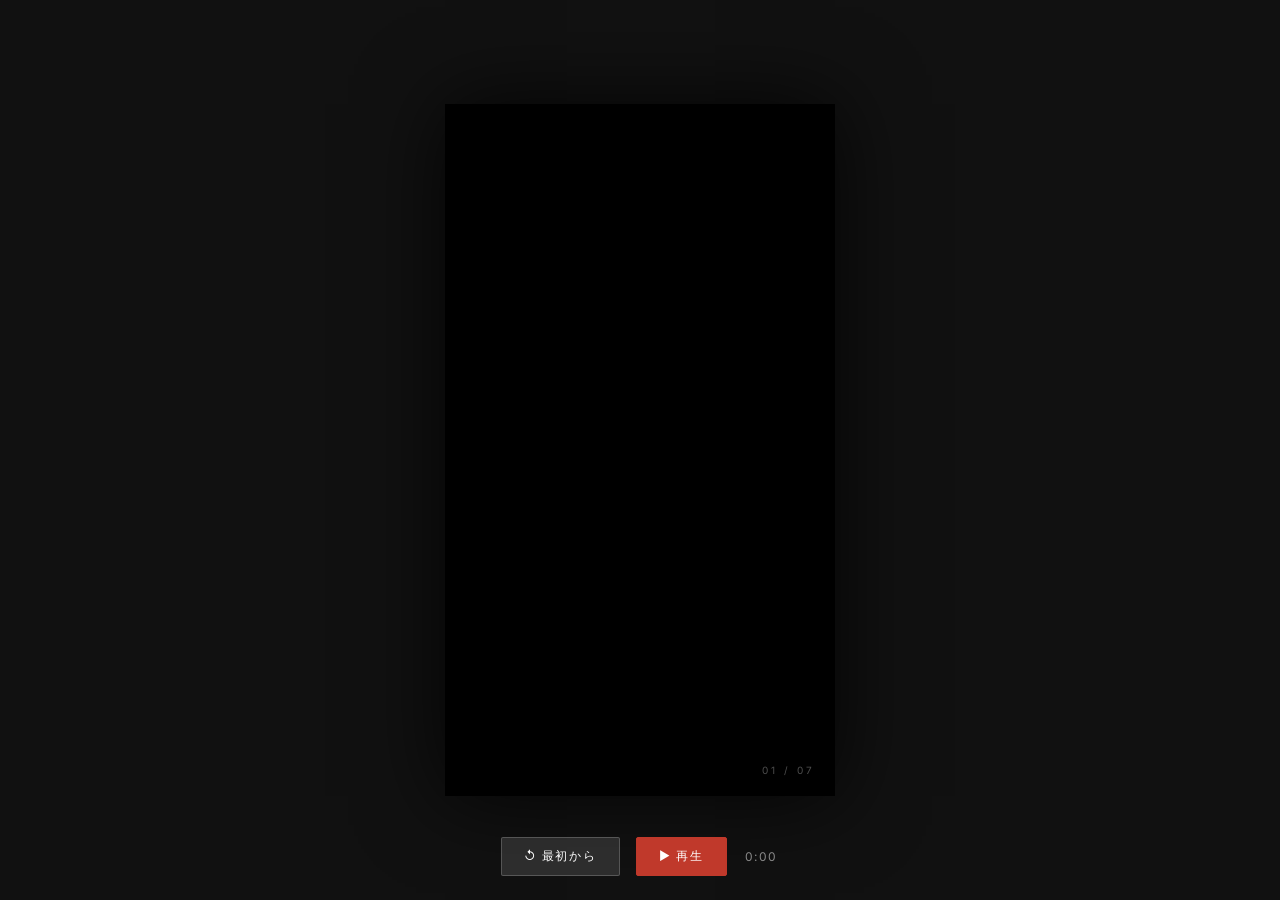
<file: pr-video.html>
<!DOCTYPE html>
<html lang="ja">
<head>
<meta charset="UTF-8" />
<title>TACK PR動画</title>
<link href="https://fonts.googleapis.com/css2?family=Noto+Serif+JP:wght@300;400;700;900&family=Noto+Sans+JP:wght@300;400;700&family=Inter:wght@300;400;600&display=swap" rel="stylesheet" />
<style>
* { margin:0; padding:0; box-sizing:border-box; }

body {
  background: #111;
  display: flex;
  align-items: center;
  justify-content: center;
  min-height: 100vh;
  font-family: 'Noto Sans JP', sans-serif;
}

/* 9:16 container */
#stage {
  position: relative;
  width: 390px;
  height: 692px;
  overflow: hidden;
  background: #000;
  box-shadow: 0 0 80px rgba(0,0,0,0.8);
}

/* ── SCENES ── */
.scene {
  position: absolute;
  inset: 0;
  display: flex;
  flex-direction: column;
  align-items: center;
  justify-content: center;
  opacity: 0;
  transition: opacity 0.6s ease;
  pointer-events: none;
}
.scene.active { opacity: 1; pointer-events: all; }

/* ── SCENE 1: Opening ── */
#s1 { background: #000; }
.s1-text {
  font-family: 'Noto Serif JP', serif;
  font-size: 48px;
  font-weight: 900;
  color: #fff;
  text-align: center;
  line-height: 1.4;
  letter-spacing: 0.04em;
  opacity: 0;
  transform: translateY(20px);
  transition: opacity 0.8s ease, transform 0.8s ease;
}
.s1-text.show { opacity: 1; transform: translateY(0); }
.s1-sub {
  margin-top: 20px;
  font-size: 13px;
  font-weight: 300;
  color: rgba(255,255,255,0.4);
  letter-spacing: 0.3em;
  font-family: 'Inter', sans-serif;
  opacity: 0;
  transition: opacity 0.8s ease 0.6s;
}
.s1-sub.show { opacity: 1; }
.s1-line {
  width: 0;
  height: 1px;
  background: #c0392b;
  margin: 16px auto 0;
  transition: width 1s ease 0.4s;
}
.s1-line.show { width: 120px; }

/* ── SCENE 2: Problems ── */
#s2 { background: #0a0a0a; }
.prob-slide {
  position: absolute;
  inset: 0;
  display: flex;
  flex-direction: column;
  align-items: flex-start;
  justify-content: flex-end;
  padding: 60px 36px;
  opacity: 0;
  transition: opacity 0.4s ease;
}
.prob-slide.show { opacity: 1; }

.prob-bg {
  position: absolute;
  inset: 0;
  opacity: 0.18;
  background-size: cover;
  background-position: center;
}
.prob-bg-1 {
  background: linear-gradient(135deg, #1a1a2e 0%, #16213e 50%, #0f3460 100%);
}
.prob-bg-2 {
  background: linear-gradient(135deg, #1a0a0a 0%, #2d1b1b 50%, #4a1515 100%);
}
.prob-bg-3 {
  background: linear-gradient(135deg, #0a1a0a 0%, #0d2b0d 50%, #1a3a1a 100%);
}

/* Noise overlay */
.prob-slide::before {
  content:'';
  position:absolute; inset:0;
  background-image: url("data:image/svg+xml,%3Csvg xmlns='http://www.w3.org/2000/svg' width='300' height='300'%3E%3Cfilter id='n'%3E%3CfeTurbulence type='fractalNoise' baseFrequency='0.9' numOctaves='4' stitchTiles='stitch'/%3E%3CfeColorMatrix type='saturate' values='0'/%3E%3C/filter%3E%3Crect width='100%25' height='100%25' filter='url(%23n)' opacity='0.06'/%3E%3C/svg%3E");
  pointer-events:none; z-index:1;
}

.prob-label {
  position: relative; z-index: 2;
  font-family: 'Inter', sans-serif;
  font-size: 10px;
  letter-spacing: 0.4em;
  color: #c0392b;
  font-weight: 600;
  margin-bottom: 12px;
  opacity: 0;
  transform: translateX(-10px);
  transition: opacity 0.4s ease 0.2s, transform 0.4s ease 0.2s;
}
.prob-slide.show .prob-label { opacity: 1; transform: translateX(0); }

.prob-title {
  position: relative; z-index: 2;
  font-family: 'Noto Serif JP', serif;
  font-size: 34px;
  font-weight: 900;
  color: #fff;
  line-height: 1.3;
  letter-spacing: 0.02em;
  opacity: 0;
  transform: translateY(10px);
  transition: opacity 0.5s ease 0.35s, transform 0.5s ease 0.35s;
}
.prob-slide.show .prob-title { opacity: 1; transform: translateY(0); }

.prob-bar {
  position: absolute;
  left: 0; top: 0; bottom: 0;
  width: 3px;
  transform: scaleY(0);
  transform-origin: bottom;
  transition: transform 0.5s ease 0.1s;
}
.prob-slide.show .prob-bar { transform: scaleY(1); }

/* ── SCENE 3: Pivot ── */
#s3 { background: #F5F0E8; }
.s3-line {
  position: absolute;
  top: 50%;
  left: -100%;
  width: 100%;
  height: 2px;
  background: #c0392b;
  transition: left 0.7s cubic-bezier(0.77,0,0.18,1);
}
.s3-line.show { left: 0; }
.s3-text {
  font-family: 'Noto Serif JP', serif;
  font-size: 30px;
  font-weight: 900;
  color: #1a1a1a;
  text-align: center;
  line-height: 1.5;
  letter-spacing: 0.03em;
  padding: 0 32px;
  opacity: 0;
  transform: scale(0.95);
  transition: opacity 0.6s ease 0.7s, transform 0.6s ease 0.7s;
}
.s3-text.show { opacity: 1; transform: scale(1); }
.s3-sub {
  margin-top: 20px;
  font-size: 13px;
  color: #4a4640;
  font-weight: 300;
  letter-spacing: 0.06em;
  text-align: center;
  opacity: 0;
  transition: opacity 0.6s ease 1.2s;
}
.s3-sub.show { opacity: 1; }

/* ── SCENE 4: 団体紹介 ── */
#s4 { background: #1a1a1a; }
.s4-kanji {
  font-family: 'Noto Serif JP', serif;
  font-size: 160px;
  font-weight: 900;
  color: #c0392b;
  opacity: 0;
  transform: scale(0.8);
  transition: opacity 0.8s ease, transform 0.8s ease;
  line-height: 1;
  margin-bottom: -20px;
}
.s4-kanji.show { opacity: 0.15; transform: scale(1); }

.s4-content {
  position: absolute;
  bottom: 80px;
  left: 0; right: 0;
  padding: 0 36px;
}
.s4-label {
  font-family: 'Inter', sans-serif;
  font-size: 9px;
  letter-spacing: 0.45em;
  color: #c0392b;
  font-weight: 600;
  margin-bottom: 14px;
  opacity: 0;
  transition: opacity 0.5s ease 0.4s;
}
.s4-label.show { opacity: 1; }
.s4-name {
  font-family: 'Noto Serif JP', serif;
  font-size: 40px;
  font-weight: 900;
  color: #fff;
  line-height: 1.3;
  margin-bottom: 16px;
  opacity: 0;
  transform: translateY(16px);
  transition: opacity 0.6s ease 0.6s, transform 0.6s ease 0.6s;
}
.s4-name.show { opacity: 1; transform: translateY(0); }
.s4-desc {
  font-size: 13px;
  color: rgba(255,255,255,0.55);
  line-height: 2;
  font-weight: 300;
  opacity: 0;
  transition: opacity 0.6s ease 1s;
}
.s4-desc.show { opacity: 1; }
.s4-line {
  width: 0;
  height: 2px;
  background: #c0392b;
  margin-bottom: 20px;
  transition: width 0.6s ease 0.2s;
}
.s4-line.show { width: 60px; }

/* ── SCENE 5: 部署フラッシュ ── */
#s5 { background: #000; }
.dept-card {
  position: absolute;
  inset: 0;
  display: flex;
  flex-direction: column;
  align-items: center;
  justify-content: center;
  opacity: 0;
  transform: scale(1.04);
  transition: opacity 0.25s ease, transform 0.25s ease;
}
.dept-card.show { opacity: 1; transform: scale(1); }

.dept-card-num {
  font-family: 'Inter', sans-serif;
  font-size: 10px;
  letter-spacing: 0.5em;
  color: rgba(255,255,255,0.4);
  font-weight: 600;
  margin-bottom: 24px;
}
.dept-card-name {
  font-family: 'Noto Serif JP', serif;
  font-size: 42px;
  font-weight: 900;
  color: #fff;
  letter-spacing: 0.05em;
  margin-bottom: 12px;
}
.dept-card-en {
  font-family: 'Inter', sans-serif;
  font-size: 11px;
  letter-spacing: 0.3em;
  color: rgba(255,255,255,0.5);
  font-weight: 300;
}
.dept-card-accent {
  position: absolute;
  bottom: 0; left: 0; right: 0;
  height: 4px;
}

/* ── SCENE 6: Climax ── */
#s6 { background: #F5F0E8; }
.s6-bg-num {
  position: absolute;
  font-family: 'Inter', sans-serif;
  font-size: 300px;
  font-weight: 700;
  color: #1a1a1a;
  opacity: 0.04;
  right: -20px;
  bottom: 40px;
  letter-spacing: -20px;
  user-select: none;
}
.s6-label {
  font-family: 'Inter', sans-serif;
  font-size: 9px;
  letter-spacing: 0.45em;
  color: #c0392b;
  margin-bottom: 20px;
  opacity: 0;
  transition: opacity 0.5s ease 0.2s;
}
.s6-label.show { opacity: 1; }
.s6-text {
  font-family: 'Noto Serif JP', serif;
  font-size: 38px;
  font-weight: 900;
  color: #1a1a1a;
  text-align: center;
  line-height: 1.5;
  letter-spacing: 0.03em;
  padding: 0 28px;
  opacity: 0;
  transform: translateY(20px);
  transition: opacity 0.7s ease 0.5s, transform 0.7s ease 0.5s;
}
.s6-text.show { opacity: 1; transform: translateY(0); }
.s6-text em { color: #c0392b; font-style: normal; }
.s6-rule {
  width: 0;
  height: 2px;
  background: #c0392b;
  margin: 24px auto 0;
  transition: width 0.8s ease 1s;
}
.s6-rule.show { width: 100px; }

/* ── SCENE 7: Ending ── */
#s7 { background: #000; }
.s7-kanji {
  font-family: 'Noto Serif JP', serif;
  font-size: 120px;
  font-weight: 900;
  color: #c0392b;
  opacity: 0;
  transform: scale(0.85);
  transition: opacity 0.8s ease 0.3s, transform 0.8s ease 0.3s;
  line-height: 1;
}
.s7-kanji.show { opacity: 1; transform: scale(1); }
.s7-name {
  font-family: 'Inter', sans-serif;
  font-size: 12px;
  letter-spacing: 0.4em;
  color: rgba(255,255,255,0.5);
  font-weight: 300;
  margin-top: 20px;
  opacity: 0;
  transition: opacity 0.6s ease 0.9s;
}
.s7-name.show { opacity: 1; }
.s7-cta {
  position: absolute;
  bottom: 80px;
  left: 0; right: 0;
  text-align: center;
  opacity: 0;
  transition: opacity 0.6s ease 1.3s;
}
.s7-cta.show { opacity: 1; }
.s7-cta-main {
  font-family: 'Noto Serif JP', serif;
  font-size: 18px;
  font-weight: 700;
  color: #fff;
  margin-bottom: 8px;
  letter-spacing: 0.05em;
}
.s7-cta-sub {
  font-size: 11px;
  color: rgba(255,255,255,0.4);
  letter-spacing: 0.2em;
  font-family: 'Inter', sans-serif;
}
.s7-line {
  width: 0;
  height: 1px;
  background: #c0392b;
  margin: 20px auto 0;
  transition: width 0.8s ease 1.6s;
}
.s7-line.show { width: 160px; }

/* ── CONTROLS ── */
#controls {
  position: fixed;
  bottom: 24px;
  left: 50%;
  transform: translateX(-50%);
  display: flex;
  align-items: center;
  gap: 16px;
  z-index: 100;
}
.ctrl-btn {
  background: rgba(255,255,255,0.12);
  border: 1px solid rgba(255,255,255,0.2);
  color: #fff;
  font-size: 12px;
  letter-spacing: 0.15em;
  padding: 10px 22px;
  cursor: pointer;
  font-family: 'Inter', sans-serif;
  transition: background 0.2s;
  border-radius: 2px;
}
.ctrl-btn:hover { background: rgba(255,255,255,0.22); }
.ctrl-btn.primary { background: #c0392b; border-color: #c0392b; }
.ctrl-btn.primary:hover { background: #a93226; }

#progress-bar {
  position: absolute;
  top: 0; left: 0;
  height: 3px;
  background: #c0392b;
  width: 0%;
  transition: width 0.1s linear;
  z-index: 10;
}

#scene-indicator {
  position: absolute;
  bottom: 20px;
  right: 20px;
  font-family: 'Inter', sans-serif;
  font-size: 10px;
  letter-spacing: 0.3em;
  color: rgba(255,255,255,0.3);
  z-index: 10;
}

#timer {
  color: rgba(255,255,255,0.5);
  font-family: 'Inter', sans-serif;
  font-size: 12px;
  letter-spacing: 0.1em;
  min-width: 36px;
  text-align: center;
}
</style>
</head>
<body>

<div id="stage">
  <div id="progress-bar"></div>

  <!-- SCENE 1: Opening -->
  <div class="scene" id="s1">
    <div class="s1-text" id="s1t">格差に、<br>怒っていい。</div>
    <div class="s1-line" id="s1l"></div>
    <div class="s1-sub" id="s1s">TACK / 学生団体 拓</div>
  </div>

  <!-- SCENE 2: Problems -->
  <div class="scene" id="s2">
    <div class="prob-slide" id="p1">
      <div class="prob-bg prob-bg-1"></div>
      <div class="prob-bar" style="background:#3b82f6"></div>
      <div class="prob-label">PROBLEM 01</div>
      <div class="prob-title">政治参加の<br>格差</div>
    </div>
    <div class="prob-slide" id="p2">
      <div class="prob-bg prob-bg-2"></div>
      <div class="prob-bar" style="background:#2e7d55"></div>
      <div class="prob-label">PROBLEM 02</div>
      <div class="prob-title">教育機会の<br>格差</div>
    </div>
    <div class="prob-slide" id="p3">
      <div class="prob-bg prob-bg-3"></div>
      <div class="prob-bar" style="background:#7b5ea7"></div>
      <div class="prob-label">PROBLEM 03</div>
      <div class="prob-title">制度的排除の<br>格差</div>
    </div>
  </div>

  <!-- SCENE 3: Pivot -->
  <div class="scene" id="s3">
    <div class="s3-line" id="s3l"></div>
    <div class="s3-text" id="s3t">これは、<br>しょうがない<br>話じゃない。</div>
    <div class="s3-sub" id="s3s">制度が変われば、解決できる。</div>
  </div>

  <!-- SCENE 4: 団体紹介 -->
  <div class="scene" id="s4">
    <div class="s4-kanji" id="s4k">拓</div>
    <div class="s4-content">
      <div class="s4-line" id="s4l"></div>
      <div class="s4-label" id="s4lb">STUDENT ORGANIZATION</div>
      <div class="s4-name" id="s4n">学生団体 拓<br><span style="font-size:22px;opacity:0.6;letter-spacing:0.2em;">TACK</span></div>
      <div class="s4-desc" id="s4d">若者が政策の作り手になる。<br>その入口を、私たちがつくる。</div>
    </div>
  </div>

  <!-- SCENE 5: 部署フラッシュ -->
  <div class="scene" id="s5">
    <div class="dept-card" id="dc1" style="background:#c0392b;">
      <div class="dept-card-num">DEPT. 01</div>
      <div class="dept-card-name">議会政策部</div>
      <div class="dept-card-en">Parliamentary Policy</div>
    </div>
    <div class="dept-card" id="dc2" style="background:#2e7d55;">
      <div class="dept-card-num">DEPT. 02</div>
      <div class="dept-card-name">教育アクセス部</div>
      <div class="dept-card-en">Education Access</div>
    </div>
    <div class="dept-card" id="dc3" style="background:#2c5f9e;">
      <div class="dept-card-num">DEPT. 03</div>
      <div class="dept-card-name">医療・科学部</div>
      <div class="dept-card-en">Medical & Science</div>
    </div>
    <div class="dept-card" id="dc4" style="background:#7b5ea7;">
      <div class="dept-card-num">DEPT. 04</div>
      <div class="dept-card-name">国際共生部</div>
      <div class="dept-card-en">International Coexistence</div>
    </div>
  </div>

  <!-- SCENE 6: Climax -->
  <div class="scene" id="s6">
    <div class="s6-bg-num">26</div>
    <div class="s6-label" id="s6lb">OUR MISSION</div>
    <div class="s6-text" id="s6t">その怒りを、<br><em>提言に</em><br>変える。</div>
    <div class="s6-rule" id="s6r"></div>
  </div>

  <!-- SCENE 7: Ending -->
  <div class="scene" id="s7">
    <div class="s7-kanji" id="s7k">拓</div>
    <div class="s7-name" id="s7n">TACK / 学生団体 拓</div>
    <div class="s7-cta" id="s7c">
      <div class="s7-cta-main">メンバー募集中</div>
      <div class="s7-cta-sub">プロフィールのリンクから</div>
      <div class="s7-line" id="s7l"></div>
    </div>
  </div>

  <div id="scene-indicator">01 / 07</div>
</div>

<div id="controls">
  <button class="ctrl-btn" id="restartBtn">↺ 最初から</button>
  <button class="ctrl-btn primary" id="playBtn">▶ 再生</button>
  <span id="timer">0:00</span>
</div>

<script>
const TOTAL = 38000; // 38 seconds

// Scene timeline — snappy Instagram Reels pacing
const timeline = [
  { id: 's1', start: 0,     end: 3200  },  // 3.2s hook
  { id: 's2', start: 2900,  end: 11900 },  // 9s  problems
  { id: 's3', start: 11600, end: 15500 },  // 4s  pivot
  { id: 's4', start: 15200, end: 23200 },  // 8s  org intro
  { id: 's5', start: 22900, end: 31500 },  // 8.5s dept flash
  { id: 's6', start: 31200, end: 35500 },  // 4.5s climax
  { id: 's7', start: 35200, end: 40000 },  // 5s  ending
];

// Problem slide timing within s2 — 3s each
const probTiming = [
  { id: 'p1', offset: 0,    dur: 2900 },
  { id: 'p2', offset: 2900, dur: 2900 },
  { id: 'p3', offset: 5800, dur: 2900 },
];

// Dept card timing within s5 — 2s each
const deptTiming = [
  { id: 'dc1', offset: 0,    dur: 2000 },
  { id: 'dc2', offset: 2000, dur: 2000 },
  { id: 'dc3', offset: 4000, dur: 2000 },
  { id: 'dc4', offset: 6000, dur: 2200 },
];

let startTime = null;
let rafId = null;
let playing = false;
let elapsed = 0;

// Trigger inner animations for each scene
const sceneAnimations = {
  s1: (sceneElapsed) => {
    if (sceneElapsed > 80)  { show('s1t'); show('s1l'); }
    if (sceneElapsed > 350) show('s1s');
  },
  s2: (sceneElapsed) => {
    probTiming.forEach(p => {
      const el = document.getElementById(p.id);
      if (sceneElapsed >= p.offset && sceneElapsed < p.offset + p.dur) {
        el.classList.add('show');
      } else {
        el.classList.remove('show');
      }
    });
  },
  s3: (sceneElapsed) => {
    if (sceneElapsed > 50)  show('s3l');
    if (sceneElapsed > 300) show('s3t');
    if (sceneElapsed > 600) show('s3s');
  },
  s4: (sceneElapsed) => {
    if (sceneElapsed > 80)  show('s4k');
    if (sceneElapsed > 120) show('s4l');
    if (sceneElapsed > 160) show('s4lb');
    if (sceneElapsed > 220) show('s4n');
    if (sceneElapsed > 450) show('s4d');
  },
  s5: (sceneElapsed) => {
    deptTiming.forEach(d => {
      const el = document.getElementById(d.id);
      if (sceneElapsed >= d.offset && sceneElapsed < d.offset + d.dur) {
        el.classList.add('show');
      } else {
        el.classList.remove('show');
      }
    });
  },
  s6: (sceneElapsed) => {
    if (sceneElapsed > 60)  show('s6lb');
    if (sceneElapsed > 150) show('s6t');
    if (sceneElapsed > 450) show('s6r');
  },
  s7: (sceneElapsed) => {
    if (sceneElapsed > 80)  show('s7k');
    if (sceneElapsed > 350) show('s7n');
    if (sceneElapsed > 550) show('s7c');
    if (sceneElapsed > 750) show('s7l');
  },
};

function show(id) {
  const el = document.getElementById(id);
  if (el) el.classList.add('show');
}
function hide(id) {
  const el = document.getElementById(id);
  if (el) el.classList.remove('show');
}

function resetAll() {
  timeline.forEach(t => {
    const sc = document.getElementById(t.id);
    if (sc) sc.classList.remove('active');
  });
  ['s1t','s1l','s1s','s3l','s3t','s3s',
   's4k','s4l','s4lb','s4n','s4d',
   's6lb','s6t','s6r','s7k','s7n','s7c','s7l'].forEach(hide);
  ['p1','p2','p3','dc1','dc2','dc3','dc4'].forEach(id => {
    const el = document.getElementById(id);
    if (el) el.classList.remove('show');
  });
  document.getElementById('progress-bar').style.width = '0%';
  document.getElementById('scene-indicator').textContent = '01 / 07';
  document.getElementById('timer').textContent = '0:00';
}

function tick(ts) {
  if (!startTime) startTime = ts;
  elapsed = ts - startTime;

  // Progress bar
  const pct = Math.min(elapsed / TOTAL * 100, 100);
  document.getElementById('progress-bar').style.width = pct + '%';

  // Timer
  const sec = Math.floor(elapsed / 1000);
  document.getElementById('timer').textContent = '0:' + String(sec).padStart(2,'0');

  // Scene visibility & inner animations
  let activeIdx = 0;
  timeline.forEach((t, i) => {
    const sc = document.getElementById(t.id);
    if (!sc) return;
    if (elapsed >= t.start && elapsed < t.end) {
      sc.classList.add('active');
      activeIdx = i + 1;
      const sceneElapsed = elapsed - t.start;
      if (sceneAnimations[t.id]) sceneAnimations[t.id](sceneElapsed);
    } else {
      sc.classList.remove('active');
    }
  });
  document.getElementById('scene-indicator').textContent =
    String(activeIdx).padStart(2,'0') + ' / 07';

  if (elapsed < TOTAL + 2000) {
    rafId = requestAnimationFrame(tick);
  } else {
    playing = false;
    document.getElementById('playBtn').textContent = '▶ 再生';
  }
}

// Auto-play after 2 seconds for screen recording
const urlParams = new URLSearchParams(window.location.search);
if (urlParams.get('rec') === '1') {
  document.getElementById('controls').style.display = 'none';
  document.getElementById('scene-indicator').style.display = 'none';
  setTimeout(() => {
    resetAll();
    startTime = null;
    playing = true;
    rafId = requestAnimationFrame(tick);
  }, 1500);
}

document.getElementById('playBtn').addEventListener('click', () => {
  if (playing) {
    cancelAnimationFrame(rafId);
    playing = false;
    document.getElementById('playBtn').textContent = '▶ 再生';
  } else {
    resetAll();
    startTime = null;
    playing = true;
    document.getElementById('playBtn').textContent = '⏸ 一時停止';
    rafId = requestAnimationFrame(tick);
  }
});

document.getElementById('restartBtn').addEventListener('click', () => {
  cancelAnimationFrame(rafId);
  resetAll();
  playing = false;
  startTime = null;
  document.getElementById('playBtn').textContent = '▶ 再生';
});
</script>
</body>
</html>
</file>
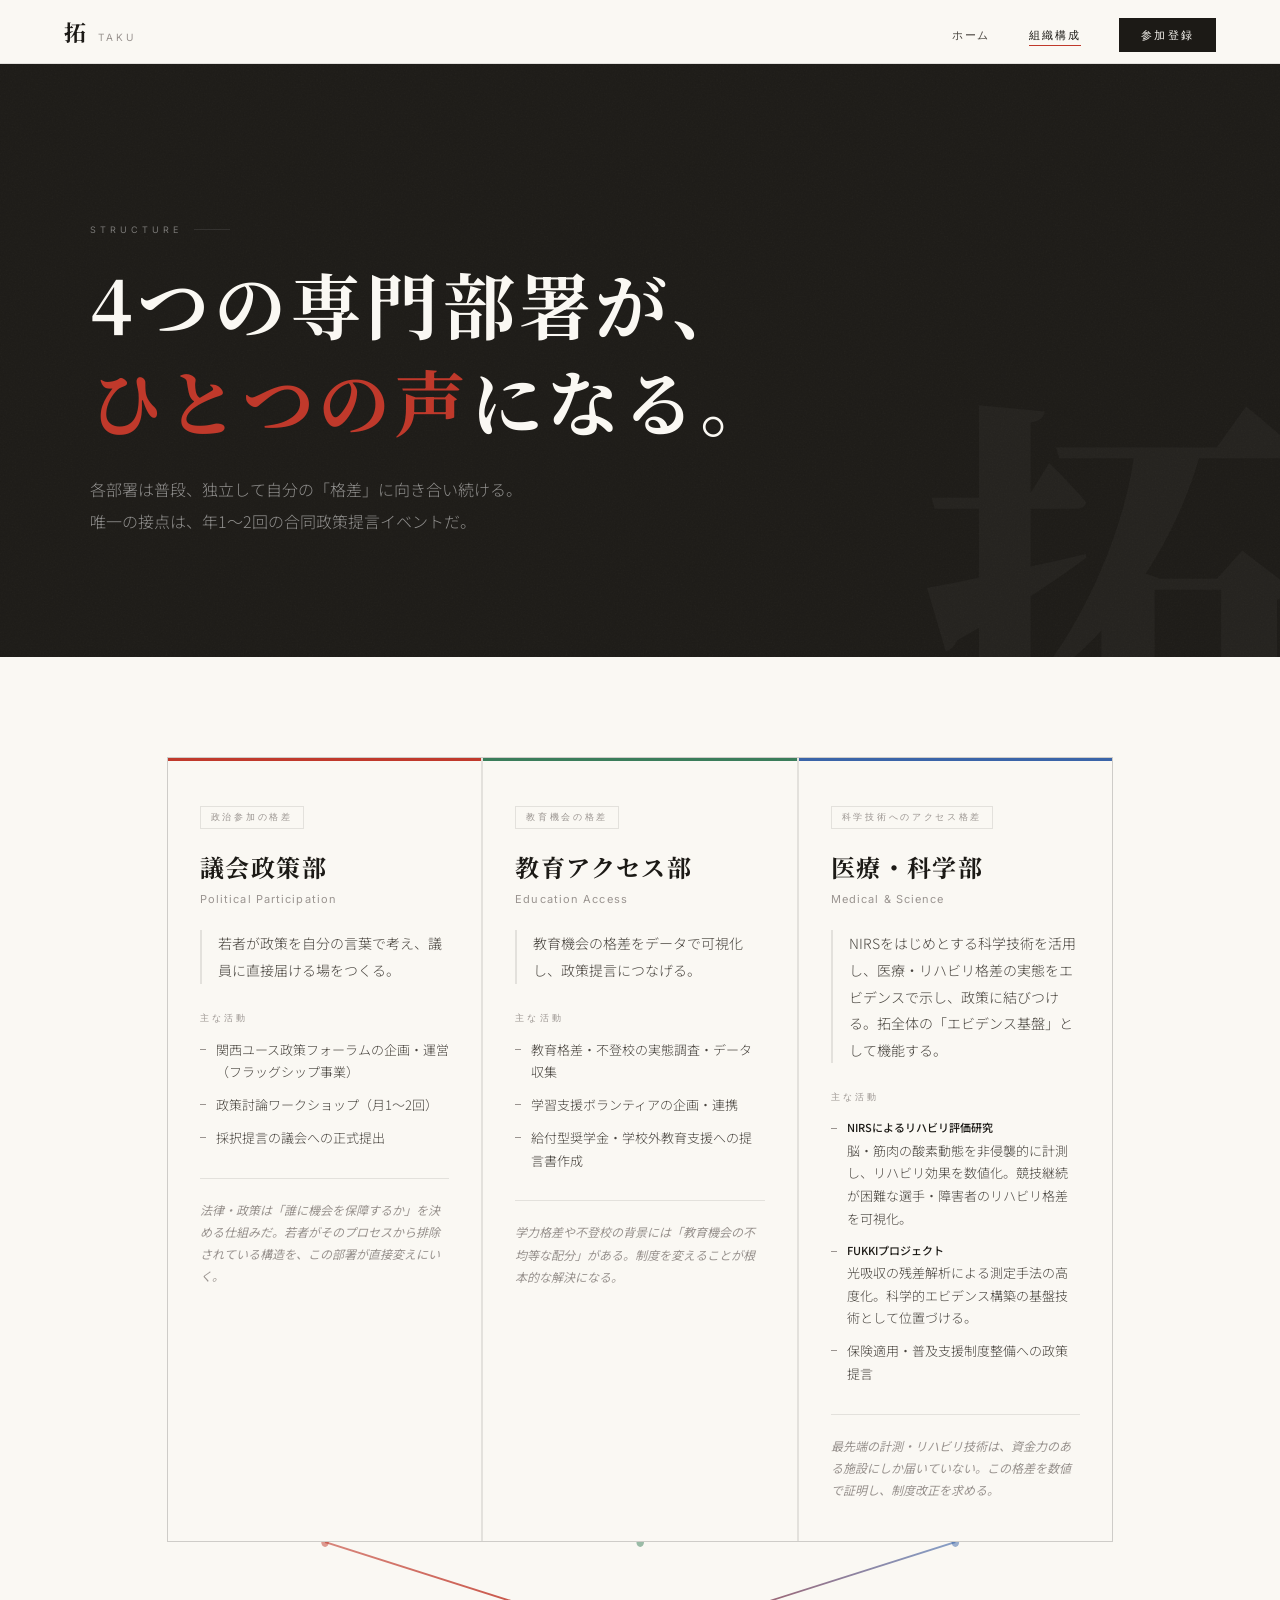
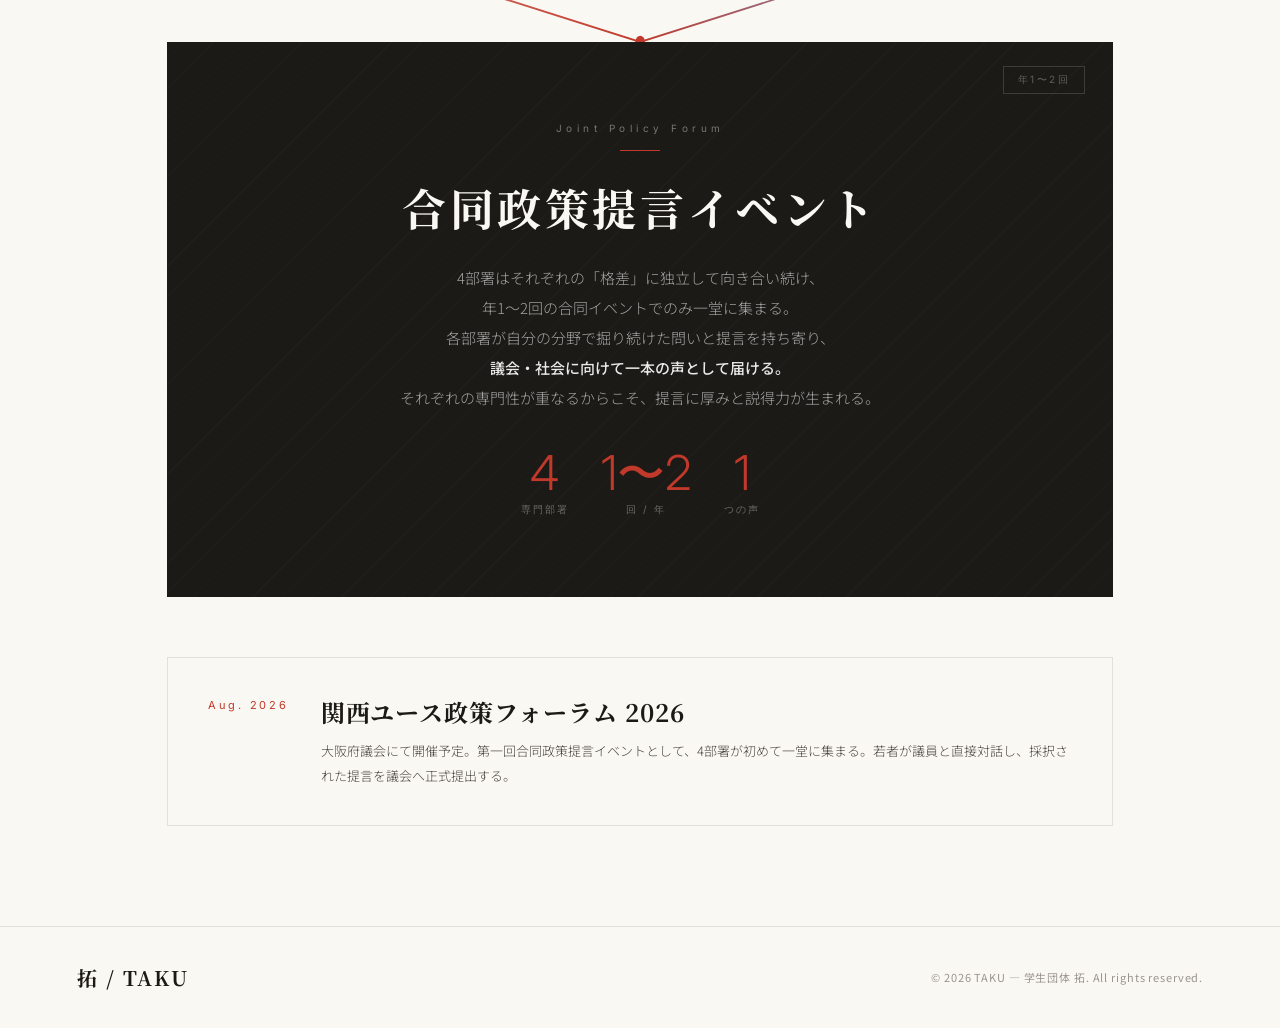
<file: structure.html>
<!DOCTYPE html>
<html lang="ja">
<head>
  <meta charset="UTF-8" />
  <meta name="viewport" content="width=device-width, initial-scale=1.0" />
  <title>組織構成 — 拓 / TAKU</title>
  <link rel="preconnect" href="https://fonts.googleapis.com" />
  <link rel="preconnect" href="https://fonts.gstatic.com" crossorigin />
  <link href="https://fonts.googleapis.com/css2?family=Kaisei+HarunoUmi:wght@400;700&family=Noto+Serif+JP:wght@300;400;700;900&family=Noto+Sans+JP:wght@300;400;500;700&family=Inter:wght@300;400;600&display=swap" rel="stylesheet" />
  <link rel="stylesheet" href="style.css" />
  <style>

    /* ===================== PAGE HERO ===================== */
    .page-hero {
      background: var(--ink);
      color: var(--washi);
      padding: clamp(80px, 14vw, 160px) clamp(24px, 6vw, 80px) clamp(60px, 10vw, 120px);
      position: relative;
      overflow: hidden;
    }

    .page-hero::before {
      content: '';
      position: absolute;
      inset: 0;
      background-image: url("data:image/svg+xml,%3Csvg xmlns='http://www.w3.org/2000/svg' width='400' height='400'%3E%3Cfilter id='w'%3E%3CfeTurbulence type='fractalNoise' baseFrequency='0.65' numOctaves='3' stitchTiles='stitch'/%3E%3CfeColorMatrix type='saturate' values='0'/%3E%3C/filter%3E%3Crect width='100%25' height='100%25' filter='url(%23w)' opacity='0.04'/%3E%3C/svg%3E");
      pointer-events: none;
    }

    /* large background kanji */
    .page-hero::after {
      content: '拓';
      position: absolute;
      right: -2vw;
      bottom: -8vw;
      font-family: 'Noto Serif JP', serif;
      font-weight: 900;
      font-size: clamp(200px, 30vw, 400px);
      color: rgba(255,255,255,0.03);
      line-height: 1;
      pointer-events: none;
      user-select: none;
    }

    .page-hero-inner {
      max-width: 1100px;
      margin: 0 auto;
      position: relative;
      z-index: 1;
    }

    .page-hero .section-label { color: rgba(255,255,255,0.4); }
    .page-hero .section-label::after { background: rgba(255,255,255,0.2); }

    .page-hero h1 {
      font-family: 'Noto Serif JP', serif;
      font-size: clamp(32px, 6vw, 72px);
      font-weight: 700;
      line-height: 1.35;
      letter-spacing: 0.06em;
      max-width: 800px;
    }

    .page-hero h1 em {
      font-style: normal;
      color: var(--shu);
    }

    .page-hero-sub {
      margin-top: 24px;
      font-size: clamp(13px, 1.8vw, 16px);
      color: rgba(255,255,255,0.5);
      line-height: 2;
      max-width: 600px;
      font-weight: 300;
    }

    /* ===================== DIAGRAM ===================== */
    .diagram-section {
      padding: clamp(64px, 10vw, 100px) clamp(24px, 6vw, 80px);
      max-width: 1100px;
      margin: 0 auto;
    }

    /* ---- 3 dept cards ---- */
    .dept-row {
      display: grid;
      grid-template-columns: repeat(3, 1fr);
      gap: 2px;
      background: var(--line);
      border: 1px solid var(--line);
    }

    @media (max-width: 800px) {
      .dept-row { grid-template-columns: 1fr; }
    }

    .dept-card {
      background: var(--washi);
      padding: 40px 32px;
      border-top: 3px solid var(--line);
      transition: background 0.3s;
    }
    .dept-card:hover { background: var(--washi-2); }

    .dept-card.dept-seisaku { border-top-color: var(--shu); }
    .dept-card.dept-kyoiku  { border-top-color: #3a7d5a; }
    .dept-card.dept-kagaku  { border-top-color: #3a64a8; }

    .dept-tag {
      display: inline-block;
      font-size: 9px;
      letter-spacing: 0.3em;
      color: var(--ink-muted);
      font-family: 'Inter', sans-serif;
      border: 1px solid var(--line);
      padding: 4px 10px;
      margin-bottom: 20px;
      text-transform: uppercase;
    }

    .dept-name {
      font-family: 'Noto Serif JP', serif;
      font-size: clamp(20px, 2.2vw, 24px);
      font-weight: 700;
      letter-spacing: 0.06em;
      margin-bottom: 8px;
    }

    .dept-theme {
      font-size: 11px;
      color: var(--ink-muted);
      letter-spacing: 0.1em;
      margin-bottom: 24px;
      font-family: 'Inter', sans-serif;
    }

    .dept-mission {
      font-size: 14px;
      line-height: 1.9;
      color: var(--ink-light);
      margin-bottom: 28px;
      font-weight: 300;
      border-left: 2px solid var(--line);
      padding-left: 16px;
    }

    .dept-acts-title {
      font-size: 9px;
      letter-spacing: 0.35em;
      color: var(--ink-muted);
      font-family: 'Inter', sans-serif;
      margin-bottom: 14px;
      text-transform: uppercase;
    }

    .dept-acts {
      list-style: none;
      display: flex;
      flex-direction: column;
      gap: 10px;
      margin-bottom: 28px;
    }

    .dept-acts li {
      font-size: 13px;
      line-height: 1.75;
      color: var(--ink-light);
      padding-left: 16px;
      position: relative;
      font-weight: 300;
    }

    .dept-acts li::before {
      content: '';
      position: absolute;
      left: 0; top: 10px;
      width: 6px; height: 1px;
      background: var(--ink-muted);
    }

    .dept-acts li strong {
      display: block;
      font-size: 11px;
      font-weight: 500;
      color: var(--ink);
      margin-bottom: 2px;
    }

    .dept-connect {
      border-top: 1px solid var(--line);
      padding-top: 20px;
      font-size: 12px;
      line-height: 1.85;
      color: var(--ink-muted);
      font-style: italic;
    }

    /* ---- convergence ---- */
    .converge-wrap {
      display: flex;
      flex-direction: column;
      align-items: center;
    }

    .converge-svg {
      width: 100%;
      max-width: 100%;
      height: clamp(60px, 8vw, 100px);
      display: block;
    }

    /* ---- joint event ---- */
    .joint-card {
      width: 100%;
      background: var(--ink);
      color: var(--washi);
      padding: clamp(48px, 7vw, 80px) clamp(32px, 6vw, 80px);
      display: flex;
      flex-direction: column;
      align-items: center;
      text-align: center;
      position: relative;
      overflow: hidden;
    }

    .joint-card::before {
      content: '';
      position: absolute; inset: 0;
      background: repeating-linear-gradient(
        -45deg, transparent, transparent 20px,
        rgba(255,255,255,0.02) 20px, rgba(255,255,255,0.02) 21px
      );
    }

    .joint-year {
      position: absolute;
      top: 24px; right: 28px;
      font-size: 10px;
      letter-spacing: 0.25em;
      color: rgba(255,255,255,0.3);
      font-family: 'Inter', sans-serif;
      border: 1px solid rgba(255,255,255,0.15);
      padding: 6px 14px;
    }

    .joint-label {
      font-size: 10px;
      letter-spacing: 0.45em;
      color: rgba(255,255,255,0.4);
      font-family: 'Inter', sans-serif;
      margin-bottom: 16px;
      position: relative; z-index: 1;
    }

    .joint-rule {
      width: 40px; height: 1px;
      background: var(--shu);
      margin: 0 auto 24px;
      position: relative; z-index: 1;
    }

    .joint-title {
      font-family: 'Noto Serif JP', serif;
      font-size: clamp(24px, 4vw, 44px);
      font-weight: 700;
      letter-spacing: 0.08em;
      margin-bottom: 24px;
      position: relative; z-index: 1;
    }

    .joint-body {
      font-size: clamp(13px, 1.6vw, 15px);
      color: rgba(255,255,255,0.6);
      line-height: 2;
      max-width: 560px;
      font-weight: 300;
      position: relative; z-index: 1;
    }

    .joint-body strong {
      color: rgba(255,255,255,0.9);
      font-weight: 500;
    }

    .joint-accent {
      margin-top: 36px;
      display: flex;
      gap: 32px;
      position: relative; z-index: 1;
      flex-wrap: wrap;
      justify-content: center;
    }

    .joint-stat {
      display: flex;
      flex-direction: column;
      align-items: center;
      gap: 6px;
    }

    .joint-stat-num {
      font-family: 'Inter', sans-serif;
      font-size: clamp(28px, 4vw, 48px);
      font-weight: 300;
      color: var(--shu);
      line-height: 1;
    }

    .joint-stat-label {
      font-size: 10px;
      letter-spacing: 0.2em;
      color: rgba(255,255,255,0.35);
      font-family: 'Inter', sans-serif;
    }

    /* first event highlight */
    .first-event {
      margin-top: 60px;
      border: 1px solid var(--line);
      padding: 36px 40px;
      display: grid;
      grid-template-columns: auto 1fr;
      gap: 32px;
      align-items: start;
    }

    @media (max-width: 600px) {
      .first-event { grid-template-columns: 1fr; gap: 16px; }
    }

    .first-event-date {
      font-family: 'Inter', sans-serif;
      font-size: 11px;
      letter-spacing: 0.25em;
      color: var(--shu);
      white-space: nowrap;
      padding-top: 4px;
    }

    .first-event-title {
      font-family: 'Noto Serif JP', serif;
      font-size: clamp(18px, 2.5vw, 24px);
      font-weight: 700;
      margin-bottom: 10px;
      letter-spacing: 0.04em;
    }

    .first-event-desc {
      font-size: 13px;
      color: var(--ink-light);
      line-height: 1.9;
      font-weight: 300;
    }
  </style>
</head>
<body class="page-body">

  <!-- ======== NAV ======== -->
  <nav class="site-nav">
    <a href="index.html" class="nav-logo">拓 <span>TAKU</span></a>
    <ul class="nav-links">
      <li><a href="index.html">ホーム</a></li>
      <li><a href="structure.html" class="active">組織構成</a></li>
      <li><a href="join.html" class="nav-join">参加登録</a></li>
    </ul>
  </nav>

  <!-- ======== PAGE HERO ======== -->
  <section class="page-hero">
    <div class="page-hero-inner">
      <p class="section-label">Structure</p>
      <h1>4つの専門部署が、<br><em>ひとつの声</em>になる。</h1>
      <p class="page-hero-sub">
        各部署は普段、独立して自分の「格差」に向き合い続ける。<br>
        唯一の接点は、年1〜2回の合同政策提言イベントだ。
      </p>
    </div>
  </section>

  <!-- ======== DEPT CARDS + DIAGRAM ======== -->
  <section class="diagram-section fade-up">

    <div class="dept-row">

      <!-- 議会政策部 -->
      <div class="dept-card dept-seisaku">
        <span class="dept-tag">政治参加の格差</span>
        <h2 class="dept-name">議会政策部</h2>
        <p class="dept-theme">Political Participation</p>
        <p class="dept-mission">若者が政策を自分の言葉で考え、議員に直接届ける場をつくる。</p>
        <p class="dept-acts-title">主な活動</p>
        <ul class="dept-acts">
          <li>関西ユース政策フォーラムの企画・運営（フラッグシップ事業）</li>
          <li>政策討論ワークショップ（月1〜2回）</li>
          <li>採択提言の議会への正式提出</li>
        </ul>
        <p class="dept-connect">法律・政策は「誰に機会を保障するか」を決める仕組みだ。若者がそのプロセスから排除されている構造を、この部署が直接変えにいく。</p>
      </div>

      <!-- 教育アクセス部 -->
      <div class="dept-card dept-kyoiku">
        <span class="dept-tag">教育機会の格差</span>
        <h2 class="dept-name">教育アクセス部</h2>
        <p class="dept-theme">Education Access</p>
        <p class="dept-mission">教育機会の格差をデータで可視化し、政策提言につなげる。</p>
        <p class="dept-acts-title">主な活動</p>
        <ul class="dept-acts">
          <li>教育格差・不登校の実態調査・データ収集</li>
          <li>学習支援ボランティアの企画・連携</li>
          <li>給付型奨学金・学校外教育支援への提言書作成</li>
        </ul>
        <p class="dept-connect">学力格差や不登校の背景には「教育機会の不均等な配分」がある。制度を変えることが根本的な解決になる。</p>
      </div>

      <!-- 医療・科学部 -->
      <div class="dept-card dept-kagaku">
        <span class="dept-tag">科学技術へのアクセス格差</span>
        <h2 class="dept-name">医療・科学部</h2>
        <p class="dept-theme">Medical &amp; Science</p>
        <p class="dept-mission">NIRSをはじめとする科学技術を活用し、医療・リハビリ格差の実態をエビデンスで示し、政策に結びつける。拓全体の「エビデンス基盤」として機能する。</p>
        <p class="dept-acts-title">主な活動</p>
        <ul class="dept-acts">
          <li>
            <strong>NIRSによるリハビリ評価研究</strong>
            脳・筋肉の酸素動態を非侵襲的に計測し、リハビリ効果を数値化。競技継続が困難な選手・障害者のリハビリ格差を可視化。
          </li>
          <li>
            <strong>FUKKIプロジェクト</strong>
            光吸収の残差解析による測定手法の高度化。科学的エビデンス構築の基盤技術として位置づける。
          </li>
          <li>保険適用・普及支援制度整備への政策提言</li>
        </ul>
        <p class="dept-connect">最先端の計測・リハビリ技術は、資金力のある施設にしか届いていない。この格差を数値で証明し、制度改正を求める。</p>
      </div>

    </div><!-- /dept-row -->

    <!-- convergence SVG -->
    <div class="converge-wrap">
      <svg class="converge-svg" viewBox="0 0 1000 80" preserveAspectRatio="none" aria-hidden="true">
        <defs>
          <linearGradient id="g1" x1="0%" y1="0%" x2="100%" y2="100%">
            <stop offset="0%" stop-color="#c0392b" stop-opacity="0.6"/>
            <stop offset="100%" stop-color="#c0392b" stop-opacity="1"/>
          </linearGradient>
          <linearGradient id="g2" x1="0%" y1="0%" x2="0%" y2="100%">
            <stop offset="0%" stop-color="#3a7d5a" stop-opacity="0.6"/>
            <stop offset="100%" stop-color="#c0392b" stop-opacity="1"/>
          </linearGradient>
          <linearGradient id="g3" x1="100%" y1="0%" x2="0%" y2="100%">
            <stop offset="0%" stop-color="#3a64a8" stop-opacity="0.6"/>
            <stop offset="100%" stop-color="#c0392b" stop-opacity="1"/>
          </linearGradient>
        </defs>
        <line x1="167"  y1="0" x2="500" y2="80" stroke="url(#g1)" stroke-width="1.5"/>
        <line x1="500"  y1="0" x2="500" y2="80" stroke="url(#g2)" stroke-width="1.5"/>
        <line x1="833"  y1="0" x2="500" y2="80" stroke="url(#g3)" stroke-width="1.5"/>
        <circle cx="167" cy="0" r="4" fill="#c0392b" opacity="0.5"/>
        <circle cx="500" cy="0" r="4" fill="#3a7d5a" opacity="0.5"/>
        <circle cx="833" cy="0" r="4" fill="#3a64a8" opacity="0.5"/>
        <circle cx="500" cy="80" r="5" fill="#c0392b"/>
      </svg>

      <!-- joint event -->
      <div class="joint-card">
        <div class="joint-year">年1〜2回</div>
        <p class="joint-label">Joint Policy Forum</p>
        <div class="joint-rule"></div>
        <h2 class="joint-title">合同政策提言イベント</h2>
        <p class="joint-body">
          4部署はそれぞれの「格差」に独立して向き合い続け、<br>
          年1〜2回の合同イベントでのみ一堂に集まる。<br>
          各部署が自分の分野で掘り続けた問いと提言を持ち寄り、<br>
          <strong>議会・社会に向けて一本の声として届ける。</strong><br>
          それぞれの専門性が重なるからこそ、提言に厚みと説得力が生まれる。
        </p>
        <div class="joint-accent">
          <div class="joint-stat">
            <span class="joint-stat-num">4</span>
            <span class="joint-stat-label">専門部署</span>
          </div>
          <div class="joint-stat">
            <span class="joint-stat-num">1〜2</span>
            <span class="joint-stat-label">回 / 年</span>
          </div>
          <div class="joint-stat">
            <span class="joint-stat-num">1</span>
            <span class="joint-stat-label">つの声</span>
          </div>
        </div>
      </div>
    </div><!-- /converge-wrap -->

    <!-- first event -->
    <div class="first-event fade-up">
      <div class="first-event-date">Aug. 2026</div>
      <div>
        <h3 class="first-event-title">関西ユース政策フォーラム 2026</h3>
        <p class="first-event-desc">大阪府議会にて開催予定。第一回合同政策提言イベントとして、4部署が初めて一堂に集まる。若者が議員と直接対話し、採択された提言を議会へ正式提出する。</p>
      </div>
    </div>

  </section>

  <!-- ======== FOOTER ======== -->
  <footer class="site-footer">
    <div class="footer-logo">拓 / TAKU</div>
    <p class="footer-copy">© 2026 TAKU — 学生団体 拓. All rights reserved.</p>
  </footer>

  <script>
    const obs = new IntersectionObserver(entries => {
      entries.forEach(e => { if (e.isIntersecting) { e.target.classList.add('visible'); obs.unobserve(e.target); } });
    }, { threshold: 0.1 });
    document.querySelectorAll('.fade-up').forEach(el => obs.observe(el));
  </script>
</body>
</html>
</file>
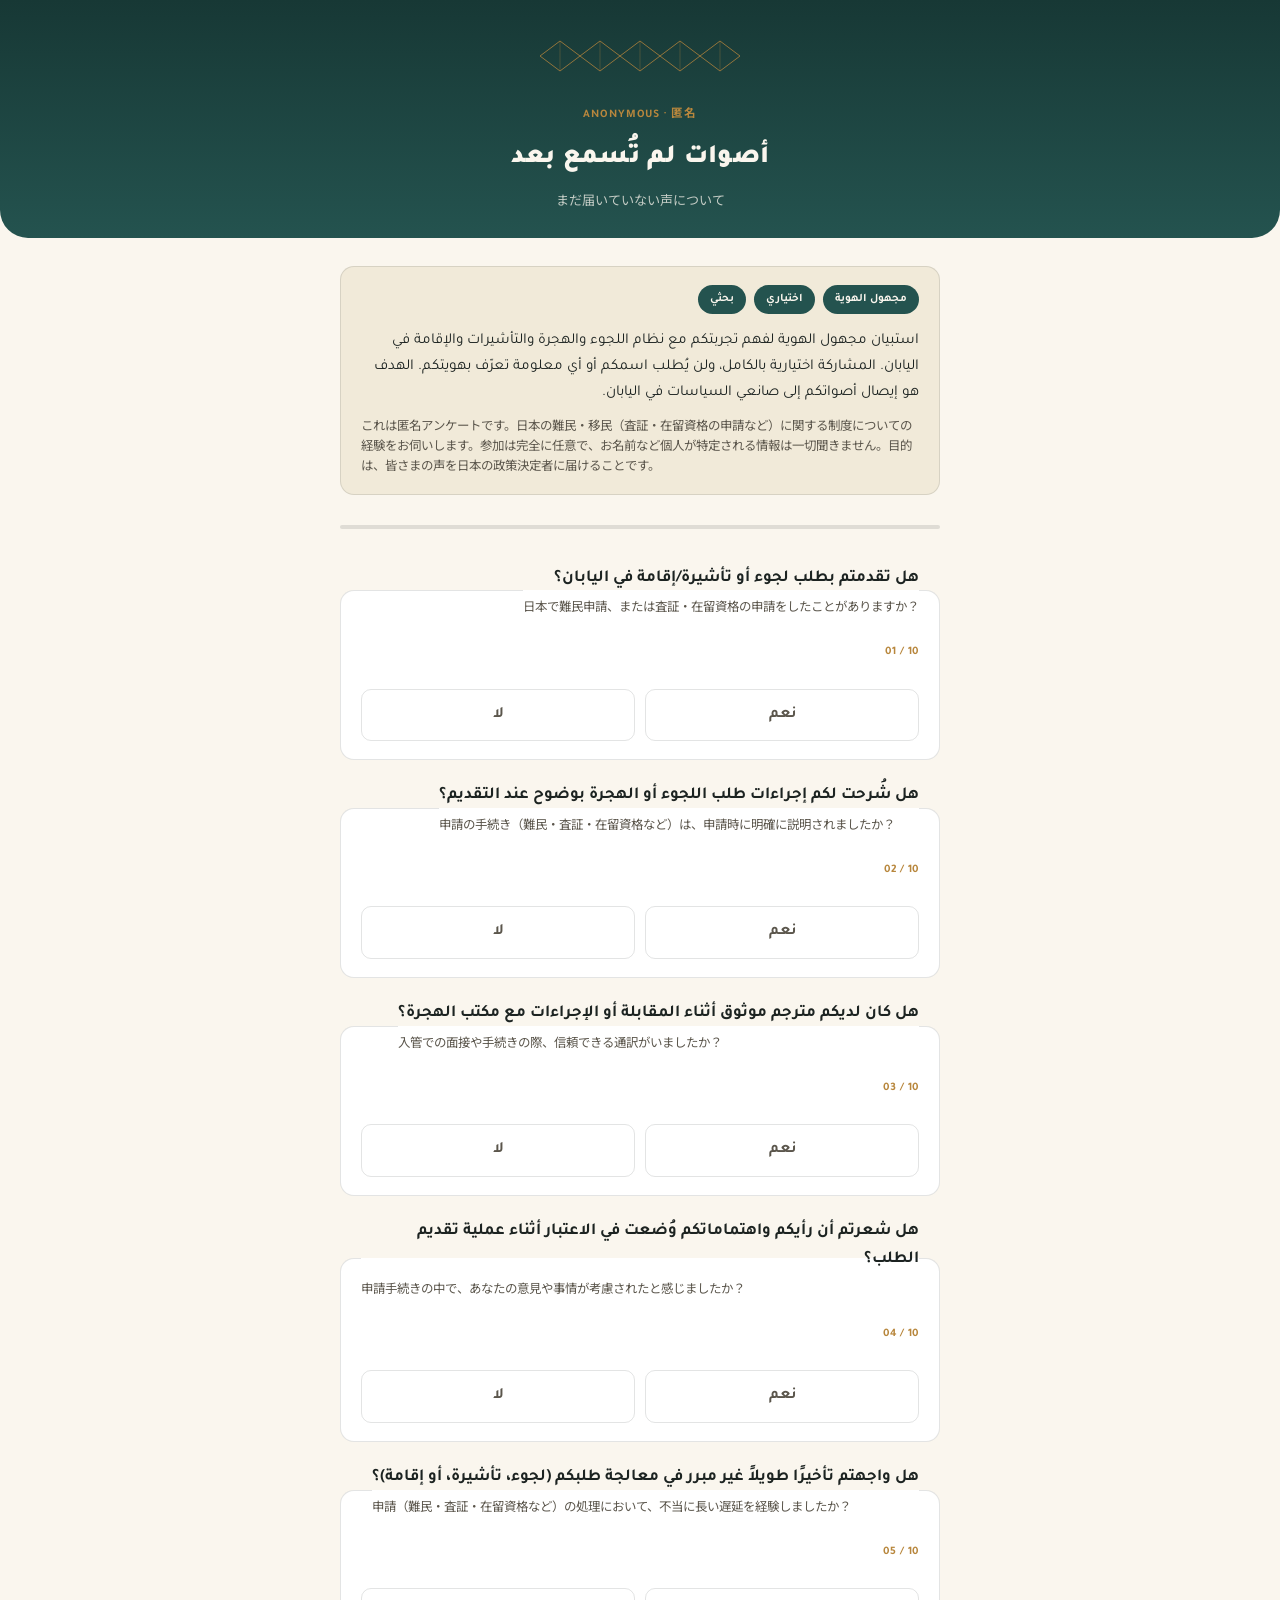
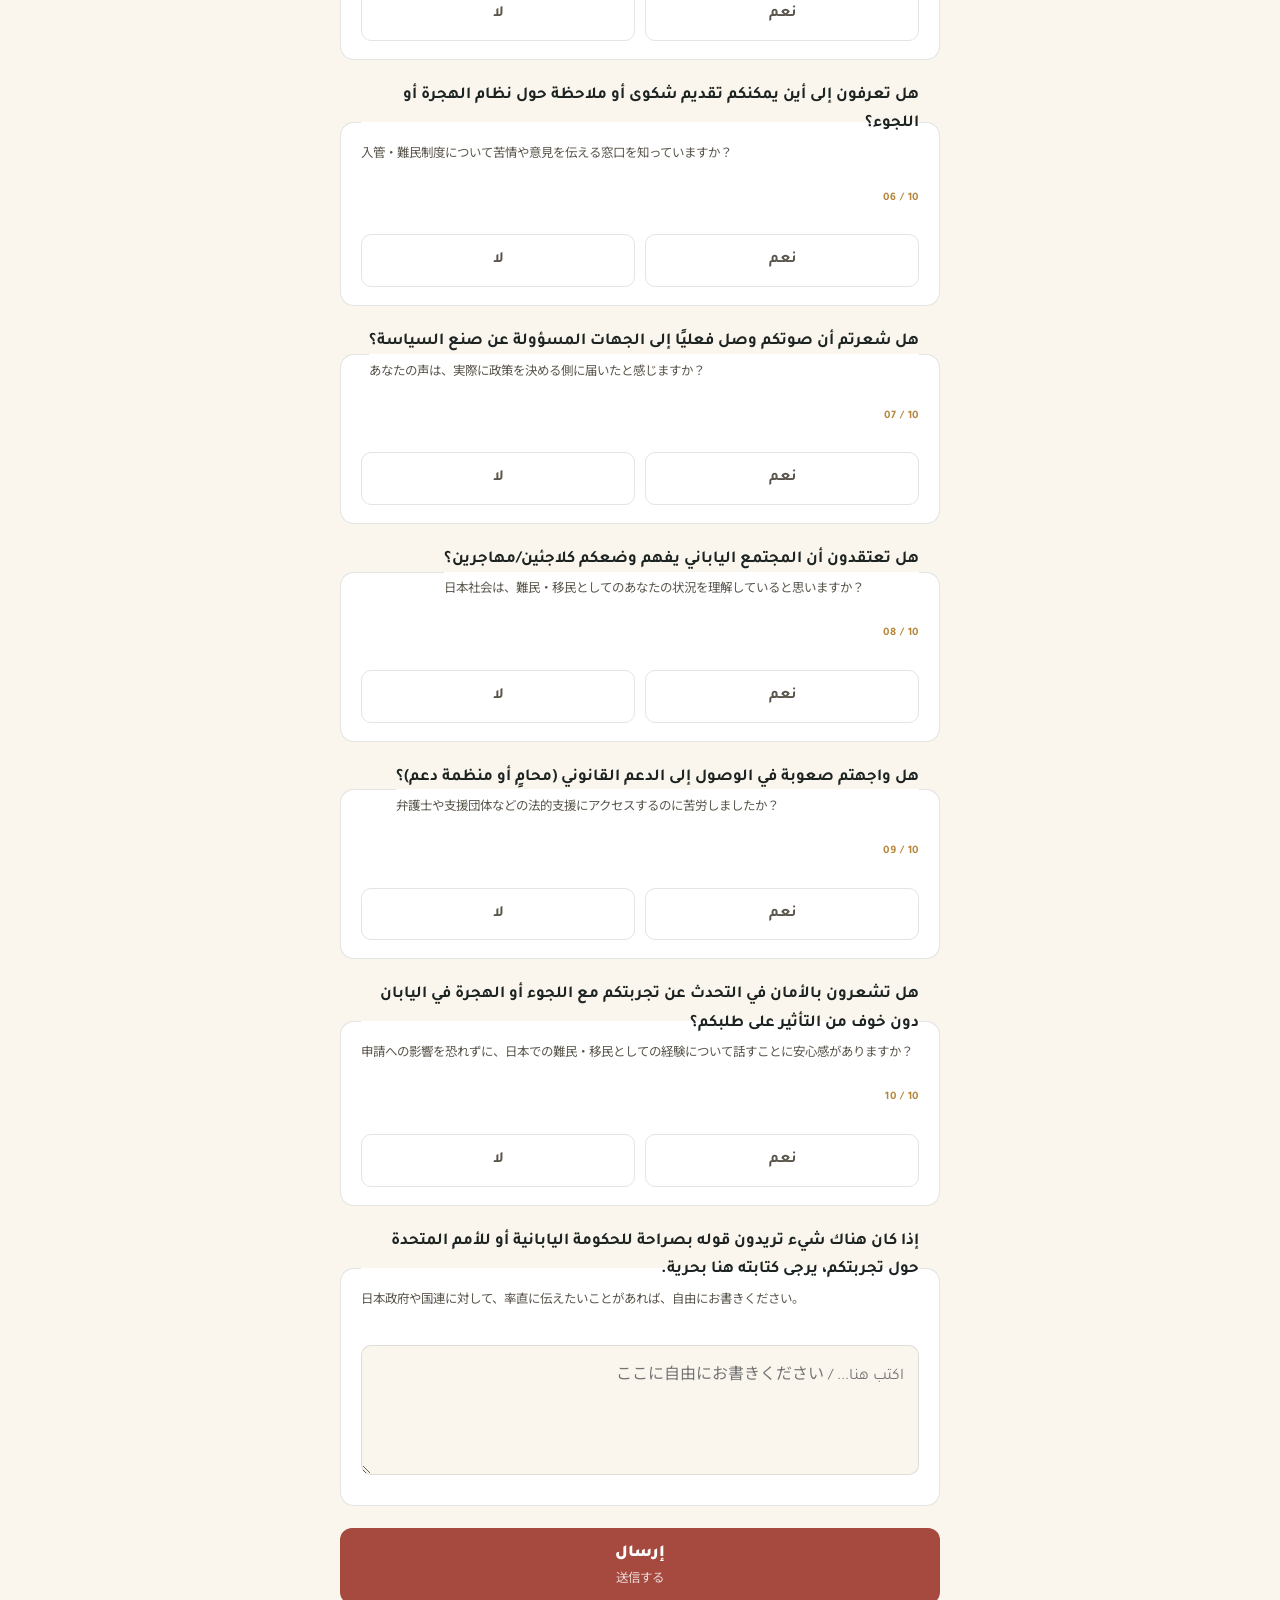
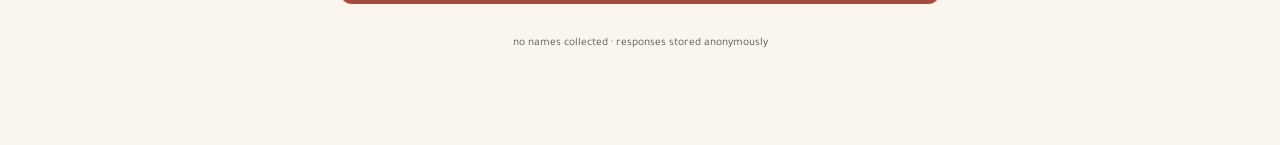
<file: survey.html>
<!DOCTYPE html>
<html lang="ar" dir="rtl">
<head>
<meta charset="UTF-8">
<meta name="viewport" content="width=device-width, initial-scale=1.0">
<title>أصوات لم تُسمع بعد</title>
<link rel="preconnect" href="https://fonts.googleapis.com">
<link rel="preconnect" href="https://fonts.gstatic.com" crossorigin>
<link href="https://fonts.googleapis.com/css2?family=Tajawal:wght@400;500;700;900&family=Noto+Sans+JP:wght@400;500&display=swap" rel="stylesheet">
<style>
  :root{
    --paper:#FAF6EE;
    --paper-dim:#F1EAD9;
    --ink:#1C2321;
    --ink-soft:#5B564C;
    --teal:#24534F;
    --teal-deep:#173835;
    --gold:#B8873D;
    --rose:#A6493F;
    --line: rgba(28,35,33,0.12);
    --radius: 14px;
  }
  *{ box-sizing:border-box; }
  html,body{ margin:0; padding:0; }
  body{
    background:var(--paper);
    color:var(--ink);
    font-family:'Tajawal', 'Noto Sans JP', sans-serif;
    line-height:1.7;
    -webkit-font-smoothing:antialiased;
    min-height:100vh;
  }
  .jp{
    font-family:'Noto Sans JP','Tajawal',sans-serif;
    direction:ltr;
    display:block;
    color:var(--ink-soft);
    font-size:0.78rem;
    font-weight:400;
    margin-top:4px;
    line-height:1.6;
  }
  .wrap{
    max-width:640px;
    margin:0 auto;
    padding:0 20px 80px;
  }
  /* Header */
  header{
    padding:36px 20px 28px;
    text-align:center;
    background:linear-gradient(180deg, var(--teal-deep) 0%, var(--teal) 100%);
    color:var(--paper);
    border-bottom-left-radius:28px;
    border-bottom-right-radius:28px;
    margin-bottom:28px;
  }
  .lattice{
    width:100%;
    max-width:220px;
    margin:0 auto 18px;
    opacity:0.85;
  }
  h1{
    font-size:1.65rem;
    font-weight:900;
    margin:0 0 6px;
    letter-spacing:0.01em;
  }
  header .jp{
    color:rgba(250,246,238,0.75);
    font-size:0.82rem;
    margin-top:8px;
  }
  .eyebrow{
    font-size:0.72rem;
    letter-spacing:0.08em;
    color:var(--gold);
    font-weight:700;
    text-transform:uppercase;
    margin-bottom:10px;
    direction:ltr;
  }
  /* Consent box */
  .consent{
    background:var(--paper-dim);
    border:1px solid var(--line);
    border-radius:var(--radius);
    padding:18px 20px;
    margin-bottom:30px;
    font-size:0.95rem;
  }
  .consent p{ margin:0 0 10px; }
  .consent p:last-child{ margin-bottom:0; }
  .badge-row{
    display:flex;
    gap:8px;
    margin-bottom:14px;
    flex-wrap:wrap;
  }
  .badge{
    font-size:0.72rem;
    font-weight:700;
    background:var(--teal);
    color:var(--paper);
    padding:5px 12px;
    border-radius:999px;
  }
  /* Progress */
  .progress-track{
    height:4px;
    background:var(--line);
    border-radius:2px;
    margin-bottom:36px;
    overflow:hidden;
  }
  .progress-fill{
    height:100%;
    background:var(--gold);
    width:0%;
    transition:width 0.3s ease;
  }
  /* Question cards */
  fieldset{
    border:none;
    margin:0 0 22px;
    padding:20px 20px 18px;
    background:#fff;
    border:1px solid var(--line);
    border-radius:var(--radius);
  }
  .qnum{
    display:inline-block;
    font-size:0.72rem;
    font-weight:700;
    color:var(--gold);
    direction:ltr;
    margin-bottom:10px;
    letter-spacing:0.05em;
  }
  legend{
    font-size:1.05rem;
    font-weight:700;
    padding:0;
    margin-bottom:2px;
  }
  .options{
    display:flex;
    gap:10px;
    margin-top:16px;
  }
  .opt{
    flex:1;
    position:relative;
  }
  .opt input{
    position:absolute;
    opacity:0;
    inset:0;
    width:100%;
    height:100%;
    cursor:pointer;
    margin:0;
  }
  .opt label{
    display:block;
    text-align:center;
    padding:12px 8px;
    border:1.5px solid var(--line);
    border-radius:10px;
    font-weight:700;
    font-size:0.98rem;
    color:var(--ink-soft);
    transition:all 0.15s ease;
    cursor:pointer;
  }
  .opt input:checked + label{
    background:var(--teal);
    border-color:var(--teal);
    color:var(--paper);
  }
  .opt input:focus-visible + label{
    outline:3px solid var(--gold);
    outline-offset:2px;
  }
  /* Free text */
  textarea{
    width:100%;
    min-height:130px;
    font-family:'Tajawal','Noto Sans JP',sans-serif;
    font-size:1rem;
    padding:14px;
    border:1.5px solid var(--line);
    border-radius:10px;
    resize:vertical;
    margin-top:14px;
    background:var(--paper);
  }
  textarea:focus-visible{
    outline:3px solid var(--gold);
    outline-offset:1px;
  }
  /* Submit */
  .submit-row{
    margin-top:8px;
  }
  button.submit{
    width:100%;
    padding:16px;
    font-size:1.05rem;
    font-weight:900;
    background:var(--rose);
    color:#fff;
    border:none;
    border-radius:12px;
    cursor:pointer;
    font-family:inherit;
    transition:transform 0.1s ease, background 0.2s ease;
  }
  button.submit:hover{ background:#8f3d34; }
  button.submit:active{ transform:scale(0.98); }
  button.submit:disabled{ opacity:0.6; cursor:default; }
  button.submit .jp{ color:rgba(255,255,255,0.8); margin-top:4px; }
  .error-msg{
    color:var(--rose);
    font-size:0.85rem;
    margin-top:10px;
    text-align:center;
    display:none;
  }
  /* Success screen */
  .success{
    display:none;
    text-align:center;
    padding:60px 20px;
  }
  .success .mark{
    width:64px;
    height:64px;
    margin:0 auto 20px;
    border-radius:50%;
    background:var(--teal);
    display:flex;
    align-items:center;
    justify-content:center;
  }
  .success h2{
    font-size:1.4rem;
    margin:0 0 8px;
  }
  .success p{
    color:var(--ink-soft);
    font-size:0.95rem;
    max-width:400px;
    margin:0 auto;
  }
  .footnote{
    text-align:center;
    font-size:0.72rem;
    color:var(--ink-soft);
    margin-top:30px;
    direction:ltr;
  }
</style>
</head>
<body>

<header>
  <svg class="lattice" viewBox="0 0 220 40" xmlns="http://www.w3.org/2000/svg" aria-hidden="true">
    <g stroke="#B8873D" stroke-width="1" fill="none" opacity="0.9">
      <path d="M10 20 L30 5 L50 20 L30 35 Z"/>
      <path d="M50 20 L70 5 L90 20 L70 35 Z"/>
      <path d="M90 20 L110 5 L130 20 L110 35 Z"/>
      <path d="M130 20 L150 5 L170 20 L150 35 Z"/>
      <path d="M170 20 L190 5 L210 20 L190 35 Z"/>
      <path d="M30 5 L30 35 M70 5 L70 35 M110 5 L110 35 M150 5 L150 35 M190 5 L190 35" opacity="0.4"/>
    </g>
  </svg>
  <div class="eyebrow">ANONYMOUS &middot; 匿名</div>
  <h1>أصوات لم تُسمع بعد</h1>
  <span class="jp">まだ届いていない声について</span>
</header>

<div class="wrap">

  <div id="formView">

    <div class="consent">
      <div class="badge-row">
        <span class="badge">مجهول الهوية</span>
        <span class="badge">اختياري</span>
        <span class="badge">بحثي</span>
      </div>
      <p>استبيان مجهول الهوية لفهم تجربتكم مع نظام اللجوء والهجرة والتأشيرات والإقامة في اليابان. المشاركة اختيارية بالكامل، ولن يُطلب اسمكم أو أي معلومة تعرّف بهويتكم. الهدف هو إيصال أصواتكم إلى صانعي السياسات في اليابان.</p>
      <p class="jp">これは匿名アンケートです。日本の難民・移民（査証・在留資格の申請など）に関する制度についての経験をお伺いします。参加は完全に任意で、お名前など個人が特定される情報は一切聞きません。目的は、皆さまの声を日本の政策決定者に届けることです。</p>
    </div>

    <div class="progress-track"><div class="progress-fill" id="progressFill"></div></div>

    <form id="surveyForm">

      <fieldset>
        <span class="qnum">01 / 10</span>
        <legend>هل تقدمتم بطلب لجوء أو تأشيرة/إقامة في اليابان؟<span class="jp">日本で難民申請、または査証・在留資格の申請をしたことがありますか？</span></legend>
        <div class="options">
          <div class="opt"><input type="radio" name="q1" value="نعم" id="q1y"><label for="q1y">نعم</label></div>
          <div class="opt"><input type="radio" name="q1" value="لا" id="q1n"><label for="q1n">لا</label></div>
        </div>
      </fieldset>

      <fieldset>
        <span class="qnum">02 / 10</span>
        <legend>هل شُرحت لكم إجراءات طلب اللجوء أو الهجرة بوضوح عند التقديم؟<span class="jp">申請の手続き（難民・査証・在留資格など）は、申請時に明確に説明されましたか？</span></legend>
        <div class="options">
          <div class="opt"><input type="radio" name="q2" value="نعم" id="q2y"><label for="q2y">نعم</label></div>
          <div class="opt"><input type="radio" name="q2" value="لا" id="q2n"><label for="q2n">لا</label></div>
        </div>
      </fieldset>

      <fieldset>
        <span class="qnum">03 / 10</span>
        <legend>هل كان لديكم مترجم موثوق أثناء المقابلة أو الإجراءات مع مكتب الهجرة؟<span class="jp">入管での面接や手続きの際、信頼できる通訳がいましたか？</span></legend>
        <div class="options">
          <div class="opt"><input type="radio" name="q3" value="نعم" id="q3y"><label for="q3y">نعم</label></div>
          <div class="opt"><input type="radio" name="q3" value="لا" id="q3n"><label for="q3n">لا</label></div>
        </div>
      </fieldset>

      <fieldset>
        <span class="qnum">04 / 10</span>
        <legend>هل شعرتم أن رأيكم واهتماماتكم وُضعت في الاعتبار أثناء عملية تقديم الطلب؟<span class="jp">申請手続きの中で、あなたの意見や事情が考慮されたと感じましたか？</span></legend>
        <div class="options">
          <div class="opt"><input type="radio" name="q4" value="نعم" id="q4y"><label for="q4y">نعم</label></div>
          <div class="opt"><input type="radio" name="q4" value="لا" id="q4n"><label for="q4n">لا</label></div>
        </div>
      </fieldset>

      <fieldset>
        <span class="qnum">05 / 10</span>
        <legend>هل واجهتم تأخيرًا طويلاً غير مبرر في معالجة طلبكم (لجوء، تأشيرة، أو إقامة)؟<span class="jp">申請（難民・査証・在留資格など）の処理において、不当に長い遅延を経験しましたか？</span></legend>
        <div class="options">
          <div class="opt"><input type="radio" name="q5" value="نعم" id="q5y"><label for="q5y">نعم</label></div>
          <div class="opt"><input type="radio" name="q5" value="لا" id="q5n"><label for="q5n">لا</label></div>
        </div>
      </fieldset>

      <fieldset>
        <span class="qnum">06 / 10</span>
        <legend>هل تعرفون إلى أين يمكنكم تقديم شكوى أو ملاحظة حول نظام الهجرة أو اللجوء؟<span class="jp">入管・難民制度について苦情や意見を伝える窓口を知っていますか？</span></legend>
        <div class="options">
          <div class="opt"><input type="radio" name="q6" value="نعم" id="q6y"><label for="q6y">نعم</label></div>
          <div class="opt"><input type="radio" name="q6" value="لا" id="q6n"><label for="q6n">لا</label></div>
        </div>
      </fieldset>

      <fieldset>
        <span class="qnum">07 / 10</span>
        <legend>هل شعرتم أن صوتكم وصل فعليًا إلى الجهات المسؤولة عن صنع السياسة؟<span class="jp">あなたの声は、実際に政策を決める側に届いたと感じますか？</span></legend>
        <div class="options">
          <div class="opt"><input type="radio" name="q7" value="نعم" id="q7y"><label for="q7y">نعم</label></div>
          <div class="opt"><input type="radio" name="q7" value="لا" id="q7n"><label for="q7n">لا</label></div>
        </div>
      </fieldset>

      <fieldset>
        <span class="qnum">08 / 10</span>
        <legend>هل تعتقدون أن المجتمع الياباني يفهم وضعكم كلاجئين/مهاجرين؟<span class="jp">日本社会は、難民・移民としてのあなたの状況を理解していると思いますか？</span></legend>
        <div class="options">
          <div class="opt"><input type="radio" name="q8" value="نعم" id="q8y"><label for="q8y">نعم</label></div>
          <div class="opt"><input type="radio" name="q8" value="لا" id="q8n"><label for="q8n">لا</label></div>
        </div>
      </fieldset>

      <fieldset>
        <span class="qnum">09 / 10</span>
        <legend>هل واجهتم صعوبة في الوصول إلى الدعم القانوني (محامٍ أو منظمة دعم)؟<span class="jp">弁護士や支援団体などの法的支援にアクセスするのに苦労しましたか？</span></legend>
        <div class="options">
          <div class="opt"><input type="radio" name="q9" value="نعم" id="q9y"><label for="q9y">نعم</label></div>
          <div class="opt"><input type="radio" name="q9" value="لا" id="q9n"><label for="q9n">لا</label></div>
        </div>
      </fieldset>

      <fieldset>
        <span class="qnum">10 / 10</span>
        <legend>هل تشعرون بالأمان في التحدث عن تجربتكم مع اللجوء أو الهجرة في اليابان دون خوف من التأثير على طلبكم؟<span class="jp">申請への影響を恐れずに、日本での難民・移民としての経験について話すことに安心感がありますか？</span></legend>
        <div class="options">
          <div class="opt"><input type="radio" name="q10" value="نعم" id="q10y"><label for="q10y">نعم</label></div>
          <div class="opt"><input type="radio" name="q10" value="لا" id="q10n"><label for="q10n">لا</label></div>
        </div>
      </fieldset>

      <fieldset>
        <legend>إذا كان هناك شيء تريدون قوله بصراحة للحكومة اليابانية أو للأمم المتحدة حول تجربتكم، يرجى كتابته هنا بحرية.<span class="jp">日本政府や国連に対して、率直に伝えたいことがあれば、自由にお書きください。</span></legend>
        <textarea id="freeText" placeholder="اكتب هنا... / ここに自由にお書きください"></textarea>
      </fieldset>

      <div class="submit-row">
        <button type="submit" class="submit" id="submitBtn">
          إرسال
          <span class="jp">送信する</span>
        </button>
        <p class="error-msg" id="errorMsg">حدث خطأ، يرجى المحاولة مرة أخرى. / エラーが発生しました。もう一度お試しください。</p>
      </div>
    </form>
  </div>

  <div class="success" id="successView">
    <div class="mark">
      <svg width="28" height="28" viewBox="0 0 24 24" fill="none" stroke="#FAF6EE" stroke-width="3" stroke-linecap="round" stroke-linejoin="round"><polyline points="20 6 9 17 4 12"></polyline></svg>
    </div>
    <h2>شكرًا لكم</h2>
    <p>وصل صوتكم. كل إجابة تساعد في بناء صورة أوضح عن الواقع.</p>
    <p class="jp" style="margin-top:14px;">ご回答ありがとうございました。あなたの声は届きました。</p>
  </div>

  <p class="footnote">no names collected &middot; responses stored anonymously</p>
</div>

<script>
  const form = document.getElementById('surveyForm');
  const progressFill = document.getElementById('progressFill');
  const errorMsg = document.getElementById('errorMsg');
  const submitBtn = document.getElementById('submitBtn');

  const radioGroups = ['q1','q2','q3','q4','q5','q6','q7','q8','q9','q10'];

  function updateProgress(){
    let answered = 0;
    radioGroups.forEach(name => {
      if(form.querySelector(`input[name="${name}"]:checked`)) answered++;
    });
    const pct = Math.round((answered / radioGroups.length) * 100);
    progressFill.style.width = pct + '%';
  }
  form.addEventListener('change', updateProgress);

  form.addEventListener('submit', async function(e){
    e.preventDefault();
    errorMsg.style.display = 'none';

    const answers = {};
    radioGroups.forEach(name => {
      const checked = form.querySelector(`input[name="${name}"]:checked`);
      answers[name] = checked ? checked.value : null;
    });
    answers.freeText = document.getElementById('freeText').value.trim();
    answers.submittedAt = new Date().toISOString();

    submitBtn.disabled = true;
    submitBtn.textContent = '...';

    // Primary: email via Web3Forms
    let emailOk = false;
    try {
      const payload = {
        access_key: "62f0ed54-f4c0-4212-9d17-ad26796d169e",
        subject: "New survey response / استبيان جديد",
        from_name: "Survey Bot",
        "1_visa_application": answers.q1,
        "2_procedure_explained": answers.q2,
        "3_had_translator": answers.q3,
        "4_opinion_considered": answers.q4,
        "5_long_delay": answers.q5,
        "6_knows_complaint_channel": answers.q6,
        "7_voice_reached_policy": answers.q7,
        "8_society_understands": answers.q8,
        "9_legal_support_difficulty": answers.q9,
        "10_feels_safe_speaking": answers.q10,
        free_text: answers.freeText || "(none)",
        submitted_at: answers.submittedAt
      };
      const resp = await fetch("https://api.web3forms.com/submit", {
        method: "POST",
        headers: { "Content-Type": "application/json", Accept: "application/json" },
        body: JSON.stringify(payload)
      });
      const json = await resp.json();
      emailOk = !!json.success;
      if(!emailOk) console.error('Web3Forms error:', json);
    } catch(err){
      console.error('Email submission failed:', err);
    }

    if(emailOk){
      document.getElementById('formView').style.display = 'none';
      document.getElementById('successView').style.display = 'block';
    } else {
      errorMsg.style.display = 'block';
      submitBtn.disabled = false;
      submitBtn.innerHTML = 'إرسال<span class="jp">送信する</span>';
    }
  });
</script>

</body>
</html>
</file>
<file: style.css>
/* ============================================================
   TAKU / 拓  —  共通スタイル
   ============================================================ */

*, *::before, *::after { box-sizing: border-box; margin: 0; padding: 0; }

:root {
  --washi:      #faf8f3;
  --washi-2:    #f3f0e8;
  --ink:        #1c1a16;
  --ink-light:  #4a4640;
  --ink-muted:  #9a9490;
  --shu:        #c0392b;
  --line:       rgba(28,26,22,0.10);
  --nav-h:      64px;

  /* dept colours */
  --col-seisaku: #c0392b;
  --col-kyoiku:  #2e7d55;
  --col-kagaku:  #2c5f9e;
  --col-nanmin:  #7b5ea7;
}

html { scroll-behavior: smooth; }

body {
  background: var(--washi);
  color: var(--ink);
  font-family: 'Noto Sans JP', 'Inter', sans-serif;
  overflow-x: hidden;
}

/* ===================== NAV ===================== */
.site-nav {
  position: fixed;
  top: 0; left: 0; right: 0;
  height: var(--nav-h);
  background: rgba(250,248,243,0.94);
  backdrop-filter: blur(14px);
  -webkit-backdrop-filter: blur(14px);
  border-bottom: 1px solid var(--line);
  display: flex;
  align-items: center;
  justify-content: space-between;
  padding: 0 clamp(20px, 5vw, 64px);
  z-index: 200;
}

.nav-logo {
  font-family: 'Noto Serif JP', serif;
  font-size: 22px;
  font-weight: 700;
  color: var(--ink);
  text-decoration: none;
  letter-spacing: 0.1em;
  display: flex;
  align-items: baseline;
  gap: 10px;
  flex-shrink: 0;
}
.nav-logo span {
  font-size: 10px;
  font-family: 'Inter', sans-serif;
  font-weight: 400;
  letter-spacing: 0.28em;
  color: var(--ink-muted);
}

.nav-links {
  display: flex;
  align-items: center;
  gap: clamp(16px, 3vw, 40px);
  list-style: none;
}

.nav-links a {
  font-size: 11px;
  letter-spacing: 0.18em;
  color: var(--ink-light);
  text-decoration: none;
  font-family: 'Inter', sans-serif;
  transition: color 0.2s;
  white-space: nowrap;
  position: relative;
  padding-bottom: 2px;
}
.nav-links a::after {
  content: '';
  position: absolute;
  bottom: -2px; left: 0; right: 0;
  height: 1px;
  background: var(--shu);
  transform: scaleX(0);
  transform-origin: left;
  transition: transform 0.25s;
}
.nav-links a:hover { color: var(--ink); }
.nav-links a:hover::after,
.nav-links a.active::after { transform: scaleX(1); }
.nav-links a.active { color: var(--ink); }

/* dept colour accents in nav */
.nav-links a.dept-s.active::after { background: var(--col-seisaku); }
.nav-links a.dept-k.active::after { background: var(--col-kyoiku); }
.nav-links a.dept-g.active::after { background: var(--col-kagaku); }
.nav-links a.dept-n.active::after { background: var(--col-nanmin); }

.nav-join {
  background: var(--ink);
  color: var(--washi) !important;
  padding: 10px 22px !important;
  letter-spacing: 0.2em !important;
  transition: background 0.2s !important;
}
.nav-join:hover { background: #2e2a22; }
.nav-join::after { display: none !important; }

/* dept nav group */
.nav-dept-group {
  display: flex;
  align-items: center;
  gap: 0;
  border: 1px solid var(--line);
}
.nav-dept-group a {
  padding: 6px 14px !important;
  border-right: 1px solid var(--line);
  font-size: 10px !important;
}
.nav-dept-group a:last-child { border-right: none; }
.nav-dept-group a.active { background: var(--washi-2); }

@media (max-width: 900px) {
  .nav-dept-group { display: none; }
}
@media (max-width: 620px) {
  .nav-links .nav-hide { display: none; }
}

/* ===================== PAGE BODY ===================== */
.page-body { padding-top: var(--nav-h); }

/* ===================== SHARED LAYOUT ===================== */
.full-line {
  height: 1px;
  background: var(--line);
  margin: 0 clamp(24px, 6vw, 80px);
}

.section {
  padding: clamp(64px, 9vw, 112px) clamp(24px, 6vw, 80px);
  max-width: 1100px;
  margin: 0 auto;
}

.section-label {
  display: flex;
  align-items: center;
  gap: 12px;
  font-size: 9px;
  letter-spacing: 0.45em;
  color: var(--shu);
  font-family: 'Inter', sans-serif;
  text-transform: uppercase;
  margin-bottom: 20px;
}
.section-label::after {
  content: '';
  flex: 0 0 36px; height: 1px;
  background: var(--shu); opacity: 0.45;
}

.section-title {
  font-family: 'Noto Serif JP', serif;
  font-size: clamp(26px, 4.5vw, 48px);
  font-weight: 700;
  line-height: 1.5;
  margin-bottom: 40px;
  letter-spacing: 0.04em;
}
.section-title em { font-style: normal; color: var(--shu); }

.body-text {
  font-size: 15px;
  line-height: 2.1;
  color: var(--ink-light);
  max-width: 740px;
  font-weight: 300;
}
.body-text strong { color: var(--ink); font-weight: 500; }

/* ===================== DEPT PAGE HEADER ===================== */
.dept-page-hero {
  padding: clamp(80px, 14vw, 160px) clamp(24px, 6vw, 80px) clamp(60px, 9vw, 100px);
  position: relative;
  overflow: hidden;
  border-bottom: 1px solid var(--line);
}

.dept-page-hero::after {
  content: attr(data-kanji);
  position: absolute;
  right: -1vw; bottom: -8vw;
  font-family: 'Noto Serif JP', serif;
  font-weight: 900;
  font-size: clamp(180px, 26vw, 360px);
  color: rgba(28,26,22,0.03);
  line-height: 1;
  pointer-events: none;
  user-select: none;
  letter-spacing: -0.05em;
}

.dept-page-hero-inner {
  max-width: 860px;
  position: relative;
  z-index: 1;
}

.dept-color-bar {
  width: 3px;
  height: clamp(40px, 6vw, 64px);
  margin-bottom: 28px;
}

.dept-page-hero h1 {
  font-family: 'Noto Serif JP', serif;
  font-size: clamp(32px, 5.5vw, 64px);
  font-weight: 700;
  letter-spacing: 0.06em;
  line-height: 1.35;
  margin-bottom: 14px;
}

.dept-page-hero .dept-en {
  font-family: 'Inter', sans-serif;
  font-size: clamp(11px, 1.5vw, 14px);
  letter-spacing: 0.4em;
  color: var(--ink-muted);
  font-weight: 300;
  margin-bottom: 28px;
}

.dept-page-hero .dept-theme-tag {
  display: inline-block;
  border: 1px solid var(--line);
  font-size: 10px;
  letter-spacing: 0.25em;
  color: var(--ink-muted);
  font-family: 'Inter', sans-serif;
  padding: 6px 14px;
  margin-bottom: 32px;
}

.dept-page-hero .mission {
  font-family: 'Noto Serif JP', serif;
  font-size: clamp(17px, 2.5vw, 24px);
  font-weight: 500;
  line-height: 1.8;
  letter-spacing: 0.04em;
  max-width: 640px;
  border-left: 3px solid currentColor;
  padding-left: 20px;
}

/* ===================== SITE FOOTER ===================== */
.site-footer {
  border-top: 1px solid var(--line);
  padding: 36px clamp(24px, 6vw, 80px);
  display: flex;
  align-items: center;
  justify-content: space-between;
  flex-wrap: wrap;
  gap: 16px;
}

.footer-logo {
  font-family: 'Noto Serif JP', serif;
  font-size: 20px;
  font-weight: 700;
  letter-spacing: 0.1em;
}

.footer-copy {
  font-size: 11px;
  color: var(--ink-muted);
  letter-spacing: 0.08em;
}

/* ===================== FADE ===================== */
.fade-up {
  opacity: 0;
  transform: translateY(22px);
  transition: opacity 0.65s ease, transform 0.65s ease;
}
.fade-up.visible { opacity: 1; transform: none; }

.fade-up-d1 { transition-delay: 0.08s; }
.fade-up-d2 { transition-delay: 0.16s; }
.fade-up-d3 { transition-delay: 0.24s; }
</file>
